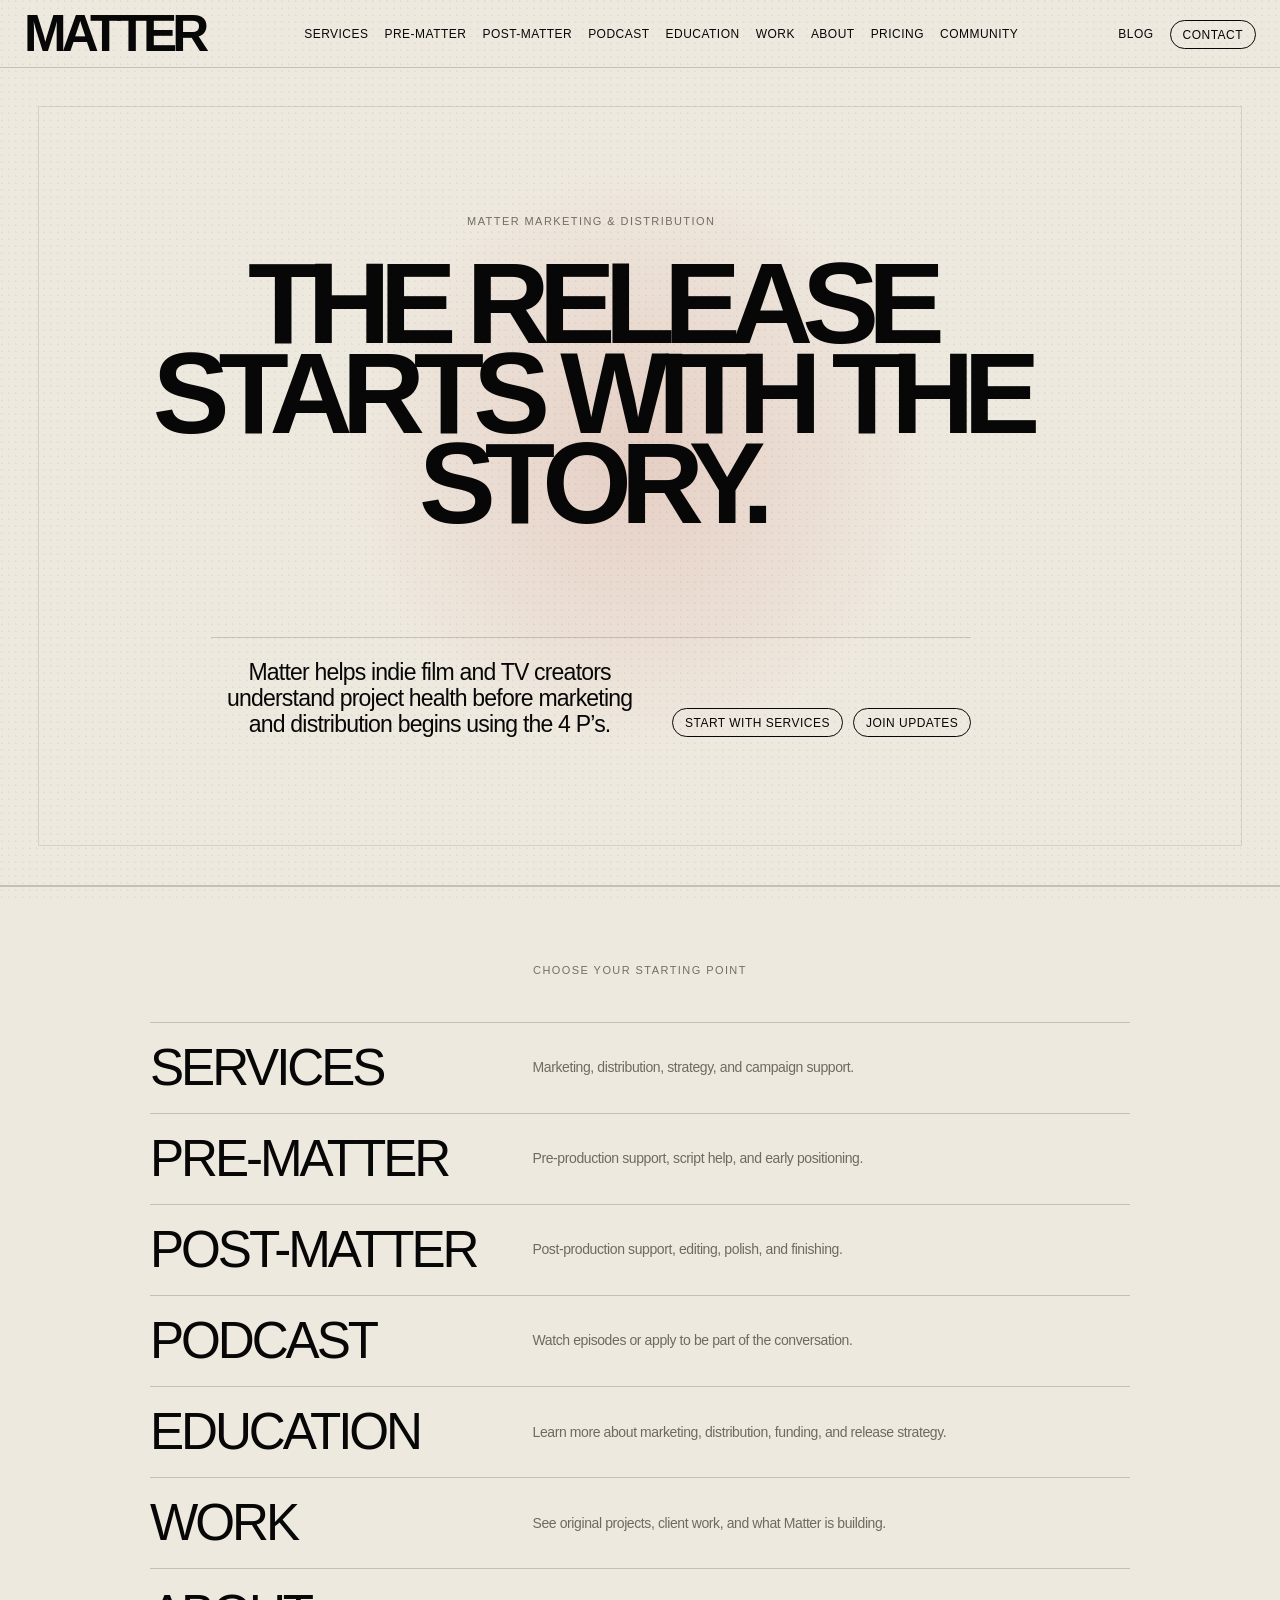
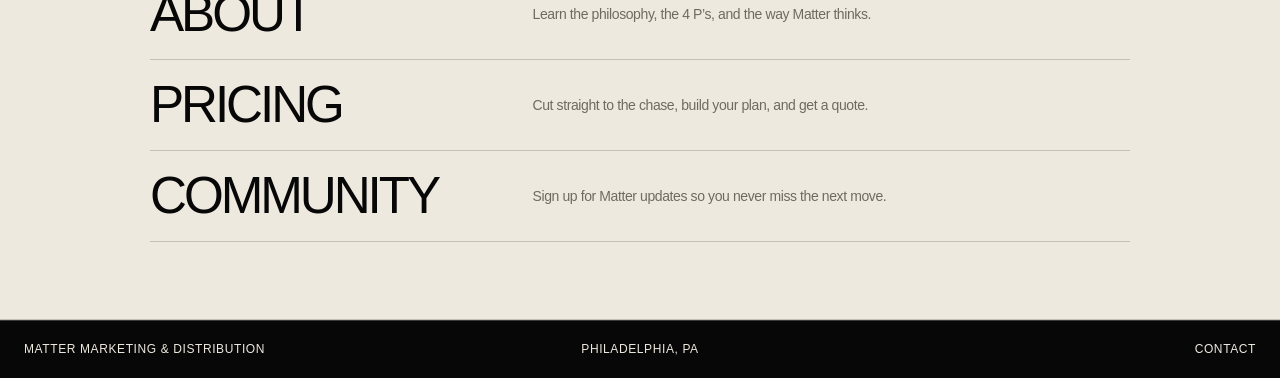
<file: index.html>
<!DOCTYPE html>
<html lang="en">
<head>
  <meta charset="UTF-8" />
  <meta name="viewport" content="width=device-width, initial-scale=1.0" />

  <title>Matter Marketing & Distribution | Indie Film Release Strategy</title>
  <meta name="description" content="Matter helps independent film and TV creators position, market, and prepare projects for release using the 4 P’s: People, Process, Product, and Participation." />

  <link rel="canonical" href="https://www.matterdistribution.com/" />
  <link rel="icon" href="/assets/images/favicon.ico">
<link rel="icon" type="image/png" sizes="32x32" href="/assets/images/favicon-32x32.png">
<link rel="icon" type="image/png" sizes="16x16" href="/assets/images/favicon-16x16.png">
<link rel="apple-touch-icon" href="/assets/images/apple-touch-icon.png">

  <meta property="og:site_name" content="Matter Marketing & Distribution" />
  <meta property="og:title" content="Matter Marketing & Distribution | Indie Film Release Strategy" />
  <meta property="og:description" content="Matter helps independent film and TV creators position, market, and prepare projects for release using the 4 P’s." />
  <meta property="og:url" content="https://www.matterdistribution.com/" />
  <meta property="og:type" content="website" />

  <meta name="twitter:card" content="summary" />
  <meta name="twitter:title" content="Matter Marketing & Distribution | Indie Film Release Strategy" />
  <meta name="twitter:description" content="Matter helps independent film and TV creators position, market, and prepare projects for release using the 4 P’s." />

  <link rel="stylesheet" href="./assets/css/style.css" />

  <style>
  .home-paths {
    padding: clamp(44px, 6vw, 84px) clamp(22px, 5vw, 72px);
    text-align: center;
    border-top: 1px solid rgba(7,7,7,.18);
    border-bottom: 1px solid rgba(7,7,7,.18);
  }

  .path-list {
    max-width: 980px;
    margin: clamp(26px, 4vw, 46px) auto 0;
    display: grid;
    gap: 0;
    border-top: 1px solid rgba(7,7,7,.18);
  }

  .path-list a {
    display: grid;
    grid-template-columns: .6fr 1fr;
    gap: 24px;
    align-items: center;
    padding: 22px 0;
    border-bottom: 1px solid rgba(7,7,7,.18);
    text-align: left;
    transition: opacity .25s ease, transform .25s ease;
  }

  .path-list a:hover {
    opacity: .62;
    transform: translateX(6px);
  }

  .path-list span {
    font-size: clamp(28px, 4vw, 54px);
    line-height: .9;
    letter-spacing: -.06em;
    text-transform: uppercase;
  }

  .path-list small {
    color: #6f6a61;
    font-size: 14px;
    line-height: 1.35;
  }

  @media (max-width: 720px) {
    .path-list a {
      grid-template-columns: 1fr;
      gap: 8px;
      text-align: center;
    }
  }
</style>


</head>
<body>
  <div class="grain"></div>

  <header>
    <a href="./index.html" class="brand">Matter</a>
    <nav aria-label="Main navigation">
      <a href="./services/index.html">Services</a>
      <a href="./pre-matter/index.html">Pre-Matter</a>
      <a href="./post-matter/index.html">Post-Matter</a>
      <a href="./podcast/index.html">Podcast</a>
      <a href="./education/index.html">Education</a>
      <a href="./work/index.html">Work</a>
      <a href="./about/index.html">About</a>
      <a href="./pricing/index.html">Pricing</a>
      <a href="./community/index.html">Community</a>
    </nav>
    <div class="header-right">
      <a href="./blog/index.html">Blog</a>
      <a class="button" href="./contact/index.html">Contact</a>
    </div>
  </header>

 <main id="top">
  <section class="hero hero-solo">
    <div class="hero-title" style="text-align:center; margin:0 auto; align-items:center;">
      <div>
        <p class="eyebrow">Matter Marketing & Distribution</p>
        <h1>The release starts with the story.</h1>
      </div>

      <div class="hero-copy" style="margin:0 auto; text-align:center;">
        <p>Matter helps indie film and TV creators understand project health before marketing and distribution begins using the 4 P’s.</p>
        <div class="hero-buttons" style="justify-content:center;">
          <a class="button" href="./services/index.html">Start with Services</a>
          <a class="button" href="./community/index.html">Join Updates</a>
        </div>
      </div>
    </div>
  </section>

  <section class="home-paths">
    <p class="eyebrow">Choose your starting point</p>

    <div class="path-list">
      <a href="./services/index.html">
        <span>Services</span>
        <small>Marketing, distribution, strategy, and campaign support.</small>
      </a>

      <a href="./pre-matter/index.html">
        <span>Pre-Matter</span>
        <small>Pre-production support, script help, and early positioning.</small>
      </a>

      <a href="./post-matter/index.html">
        <span>Post-Matter</span>
        <small>Post-production support, editing, polish, and finishing.</small>
      </a>

      <a href="./podcast/index.html">
        <span>Podcast</span>
        <small>Watch episodes or apply to be part of the conversation.</small>
      </a>

      <a href="./education/index.html">
        <span>Education</span>
        <small>Learn more about marketing, distribution, funding, and release strategy.</small>
      </a>

      <a href="./work/index.html">
        <span>Work</span>
        <small>See original projects, client work, and what Matter is building.</small>
      </a>

      <a href="./about/index.html">
        <span>About</span>
        <small>Learn the philosophy, the 4 P’s, and the way Matter thinks.</small>
      </a>

      <a href="./pricing/index.html">
        <span>Pricing</span>
        <small>Cut straight to the chase, build your plan, and get a quote.</small>
      </a>

      <a href="./community/index.html">
        <span>Community</span>
        <small>Sign up for Matter updates so you never miss the next move.</small>
      </a>
    </div>
  </section>
</main>

  <footer>
    <div>Matter Marketing & Distribution</div>
    <div>Philadelphia, PA</div>
    <div><a href="./contact/index.html">Contact</a></div>
  </footer>

</body>
</html>
</file>
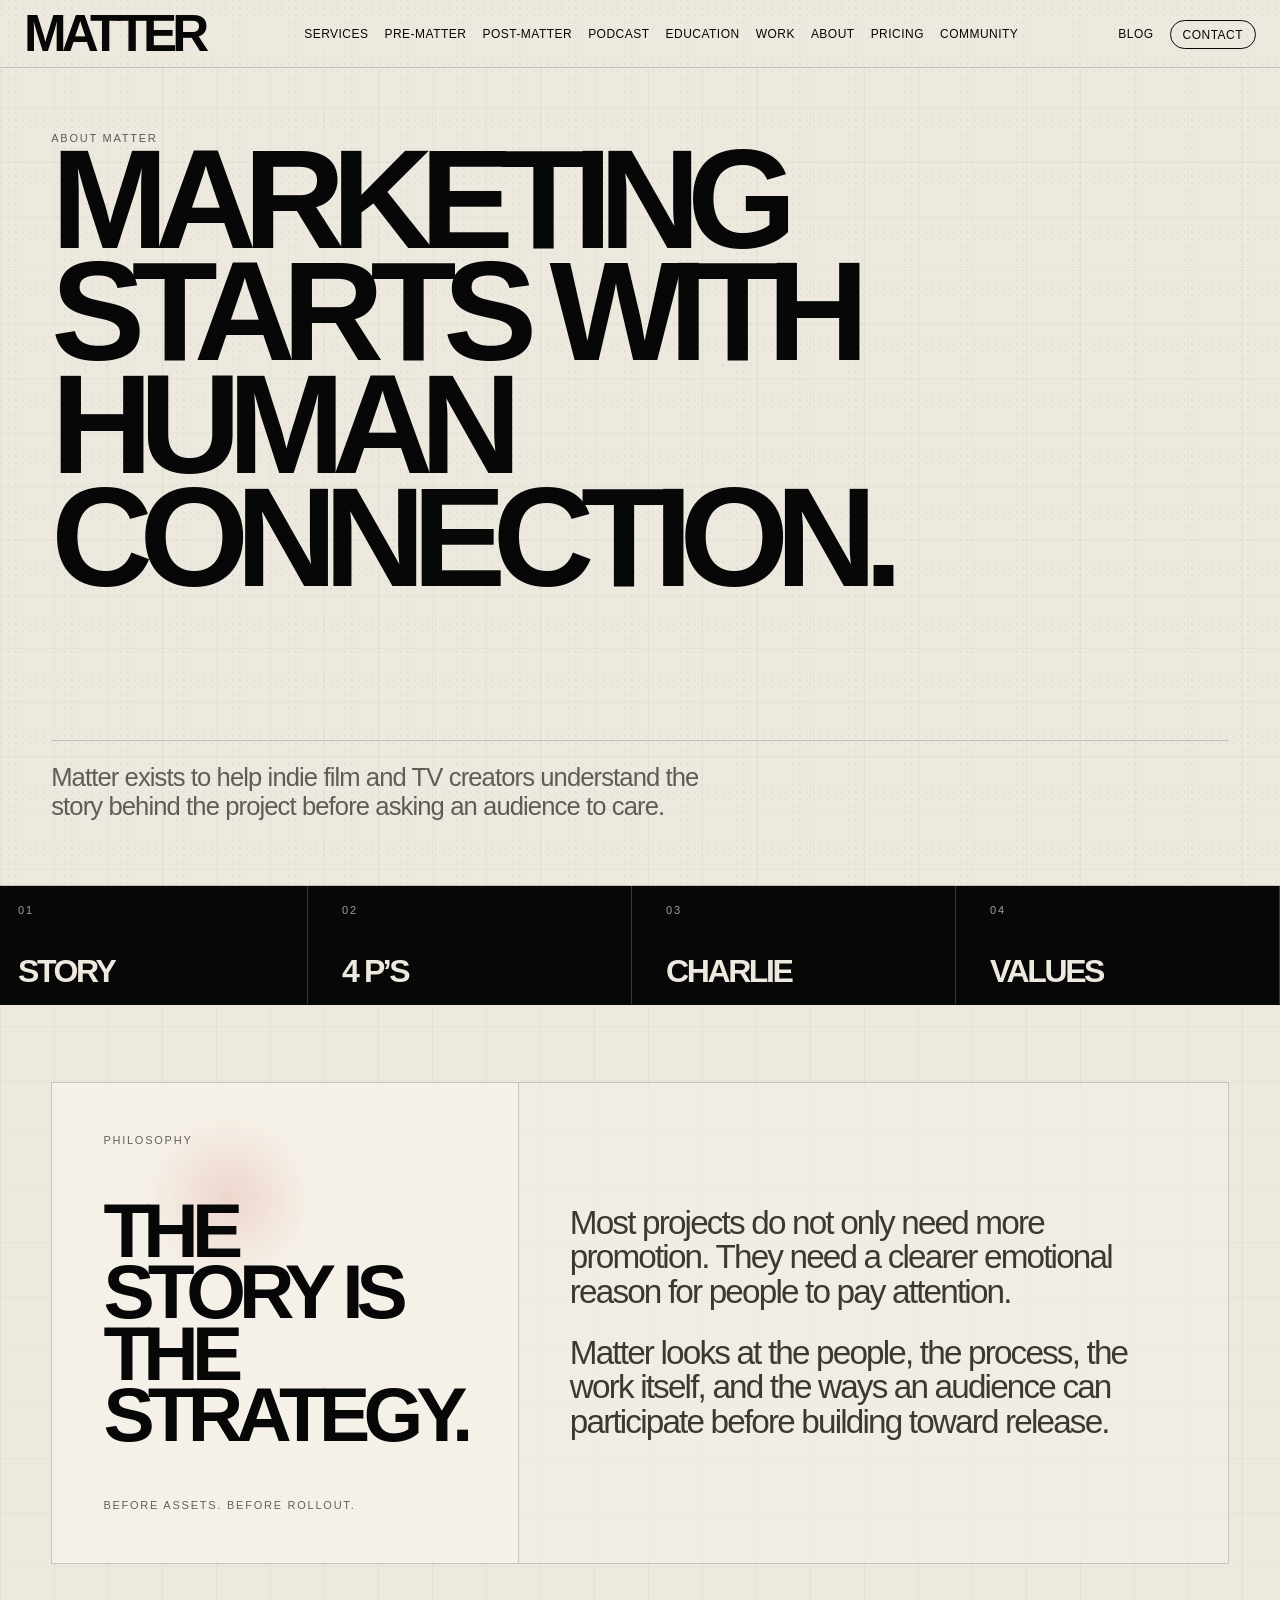
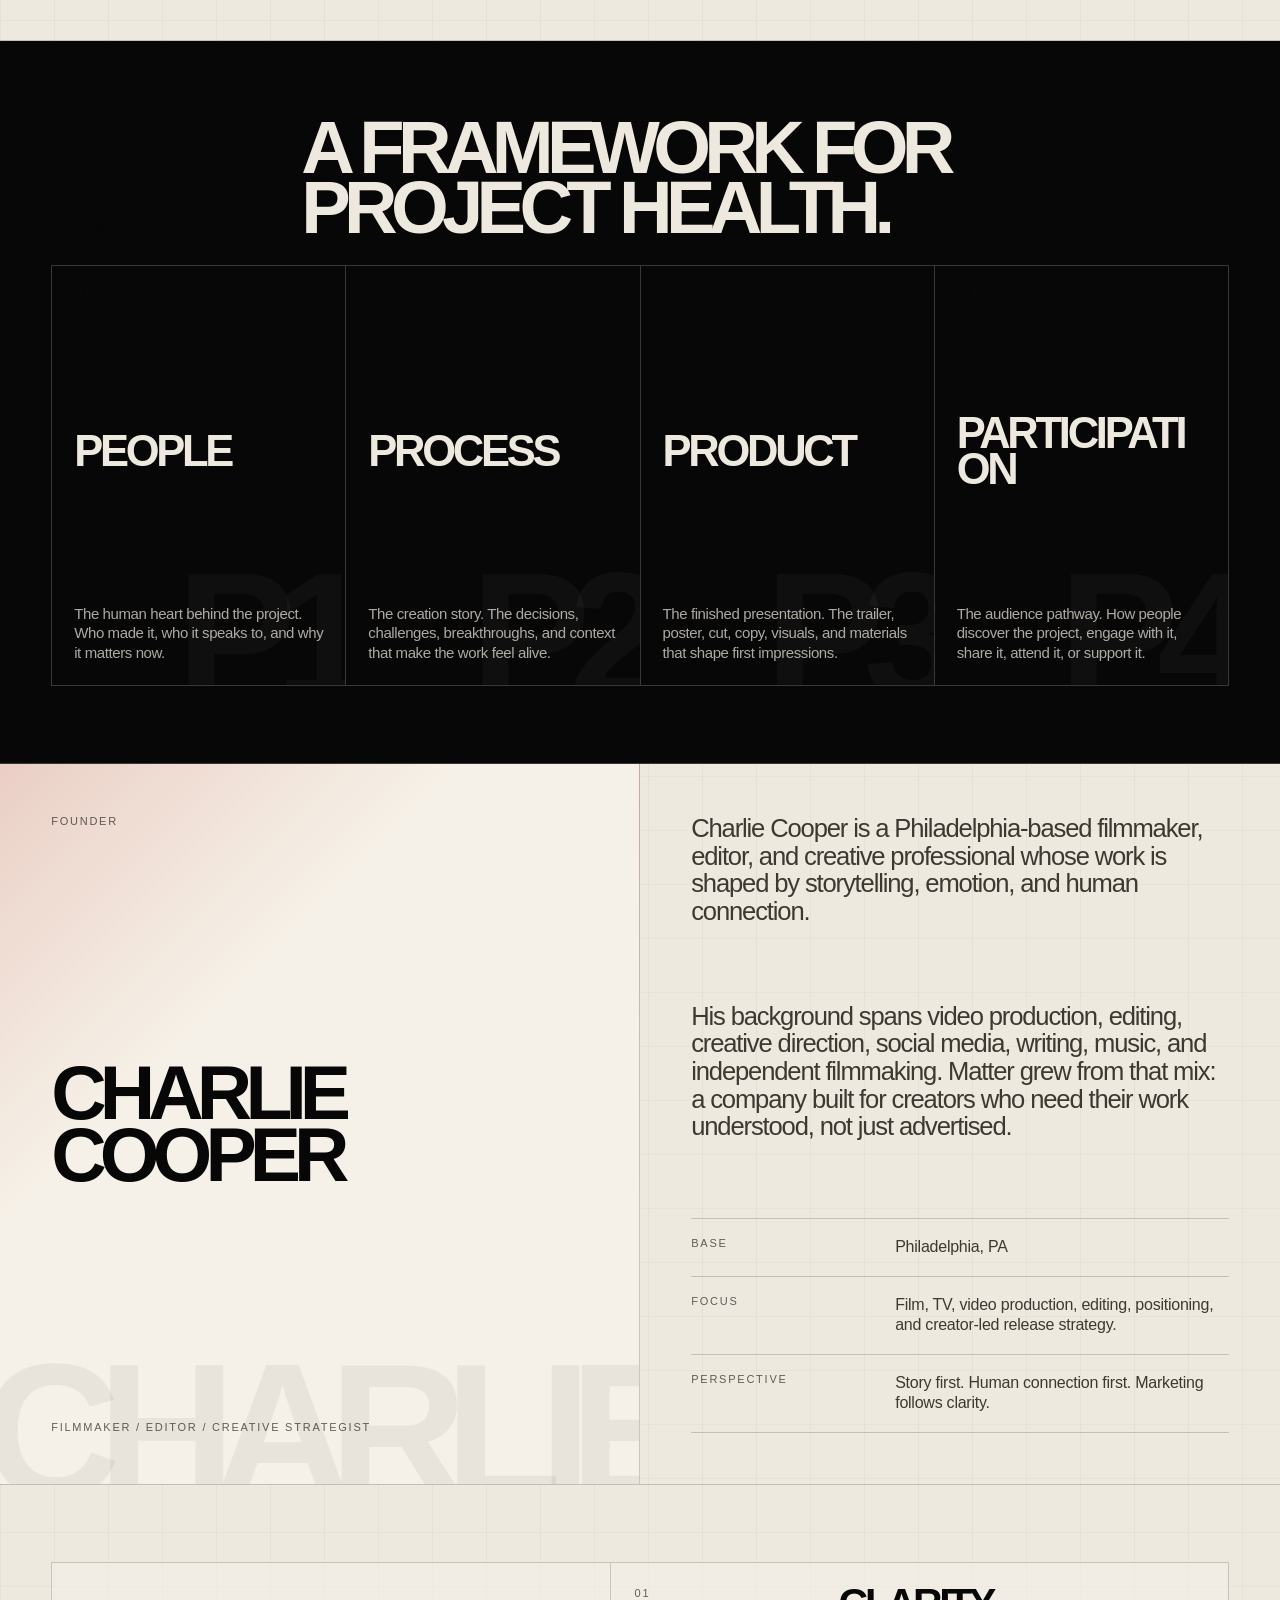
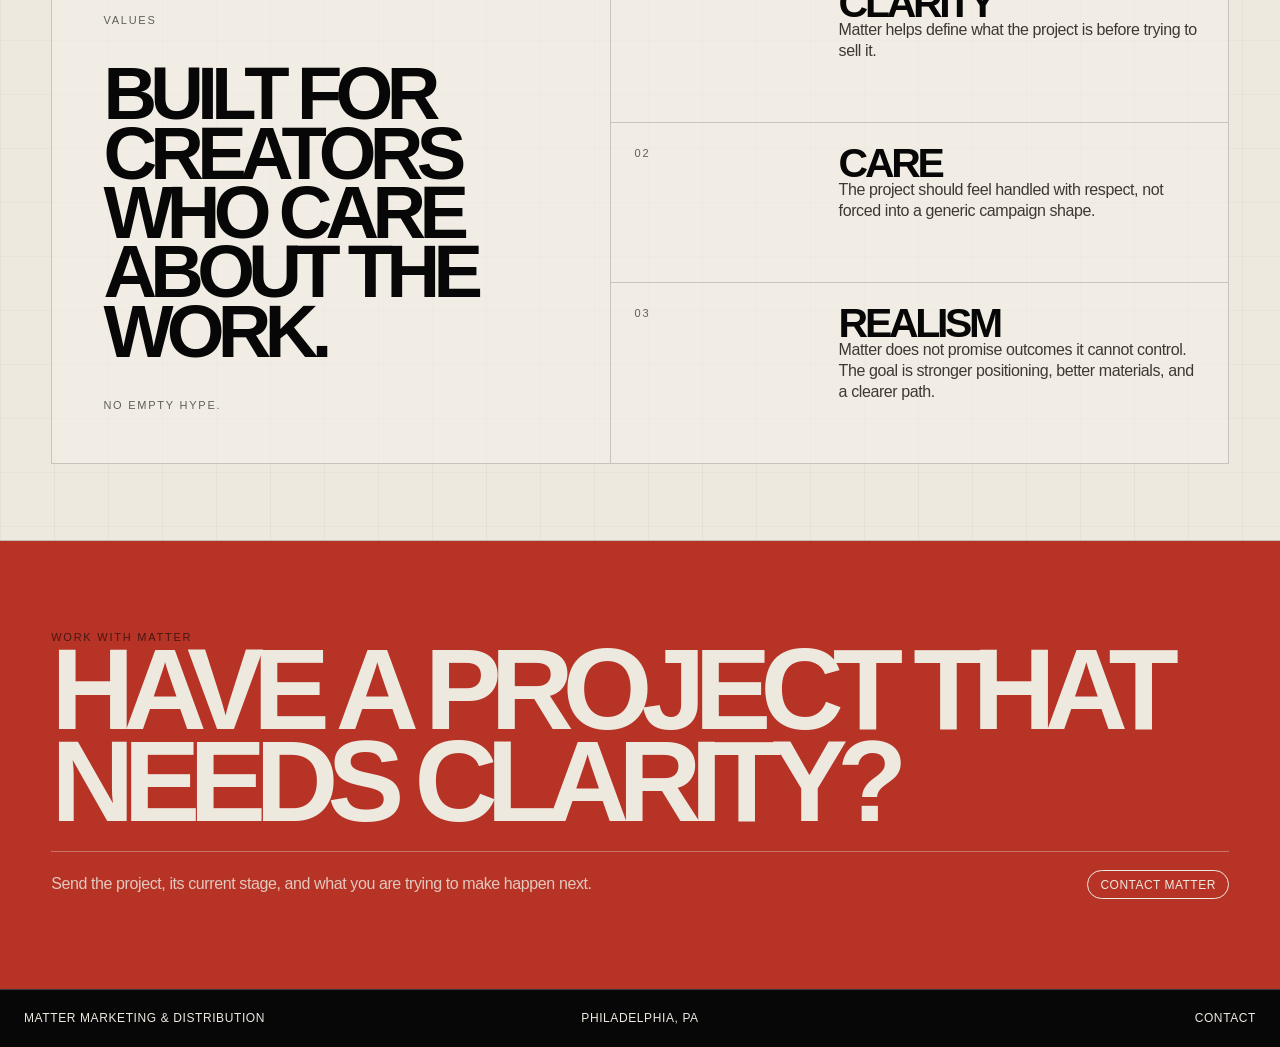
<file: about/index.html>
<!DOCTYPE html>
<html lang="en">
<head>
  <meta charset="UTF-8" />
  <meta name="viewport" content="width=device-width, initial-scale=1.0" />

  <title>About | Matter’s 4 P’s Framework & Founder Charlie Cooper</title>
  <meta name="description" content="Learn about Matter Marketing & Distribution, the 4 P’s framework, and founder Charlie Cooper’s story-first approach to indie film and TV marketing, positioning, and release strategy." />

  <link rel="canonical" href="https://www.matterdistribution.com/about/" />

  <meta property="og:site_name" content="Matter Marketing & Distribution" />
  <meta property="og:title" content="About | Matter’s 4 P’s Framework & Founder Charlie Cooper" />
  <meta property="og:description" content="Learn about Matter’s story-first approach to indie film and TV marketing, positioning, and release strategy through the 4 P’s: People, Process, Product, and Participation." />
  <meta property="og:url" content="https://www.matterdistribution.com/about/" />
  <meta property="og:type" content="website" />

  <meta name="twitter:card" content="summary" />
  <meta name="twitter:title" content="About | Matter’s 4 P’s Framework & Founder Charlie Cooper" />
  <meta name="twitter:description" content="Matter helps indie film and TV creators clarify the story behind the project before asking an audience to care." />

  <link rel="stylesheet" href="../assets/css/style.css" />
  <style>
    :root {
      --about-black: #070707;
      --about-cream: #eee9df;
      --about-paper: #f6f1e8;
      --about-red: #b63326;
      --about-muted: rgba(7,7,7,.62);
      --about-line: rgba(7,7,7,.18);
      --about-light-line: rgba(238,233,223,.22);
    }

    body {
      background:
        linear-gradient(90deg, rgba(7,7,7,.035) 0 1px, transparent 1px),
        linear-gradient(180deg, rgba(7,7,7,.028) 0 1px, transparent 1px),
        var(--about-cream);
      background-size: 54px 54px;
      color: var(--about-black);
    }

    .about-kicker {
      margin: 0;
      color: var(--about-muted);
      font-size: 11px;
      letter-spacing: .16em;
      text-transform: uppercase;
    }

    .about-hero {
      min-height: calc(100vh - 82px);
      display: grid;
      grid-template-columns: .95fr 1.05fr;
      border-bottom: 1px solid var(--about-line);
    }

    .about-hero-left {
      padding: clamp(38px, 5vw, 82px) clamp(24px, 4vw, 64px);
      display: flex;
      flex-direction: column;
      justify-content: space-between;
      gap: 54px;
      border-right: 1px solid var(--about-line);
    }

    .about-hero-left h1 {
      margin: 0;
      max-width: 980px;
      font-size: clamp(60px, 8vw, 150px);
      line-height: .8;
      letter-spacing: -.095em;
      text-transform: uppercase;
    }

    .about-hero-bottom {
      padding-top: 22px;
      border-top: 1px solid var(--about-line);
      display: grid;
      gap: 18px;
    }

    .about-hero-bottom p {
      max-width: 650px;
      margin: 0;
      color: var(--about-muted);
      font-size: clamp(18px, 2vw, 28px);
      line-height: 1.14;
      letter-spacing: -.035em;
    }

    .about-hero-right {
      display: grid;
      grid-template-rows: 1fr auto;
      background: var(--about-black);
      color: var(--about-cream);
    }

    .philosophy-board {
      position: relative;
      min-height: 100%;
      padding: clamp(28px, 4vw, 54px);
      display: flex;
      flex-direction: column;
      justify-content: space-between;
      overflow: hidden;
      background:
        radial-gradient(circle at 74% 22%, rgba(238,233,223,.18), transparent 18%),
        linear-gradient(135deg, rgba(182,51,38,.55), rgba(7,7,7,.3) 36%, rgba(5,5,5,.98)),
        #0b0b0b;
    }

    .philosophy-board::before {
      content: "";
      position: absolute;
      inset: 24px;
      border: 1px solid rgba(238,233,223,.22);
      pointer-events: none;
    }

    .philosophy-board::after {
      content: "4P";
      position: absolute;
      right: -4vw;
      bottom: -6vw;
      font-size: clamp(180px, 26vw, 520px);
      line-height: .75;
      font-weight: 900;
      letter-spacing: -.14em;
      color: rgba(238,233,223,.055);
      pointer-events: none;
    }

    .philosophy-board h2 {
      position: relative;
      z-index: 2;
      margin: 0;
      max-width: 760px;
      font-size: clamp(48px, 6vw, 118px);
      line-height: .8;
      letter-spacing: -.09em;
      text-transform: uppercase;
    }

    .board-meta {
      position: relative;
      z-index: 2;
      display: flex;
      justify-content: space-between;
      gap: 18px;
      color: rgba(238,233,223,.66);
      font-size: 11px;
      letter-spacing: .16em;
      text-transform: uppercase;
    }

    .about-nav-strip {
      display: grid;
      grid-template-columns: repeat(4, 1fr);
      border-top: 1px solid var(--about-light-line);
    }

    .about-nav-item {
      min-height: 118px;
      padding: 18px;
      border-right: 1px solid var(--about-light-line);
      display: flex;
      flex-direction: column;
      justify-content: space-between;
      transition: background .22s ease;
    }

    .about-nav-item:last-child {
      border-right: 0;
    }

    .about-nav-item:hover {
      background: #171717;
    }

    .about-nav-item strong {
      font-size: clamp(22px, 2.5vw, 42px);
      line-height: .86;
      letter-spacing: -.075em;
      text-transform: uppercase;
    }

    .about-section {
      padding: clamp(42px, 6vw, 92px) clamp(24px, 4vw, 58px);
      border-bottom: 1px solid var(--about-line);
    }

    .story-panel {
      display: grid;
      grid-template-columns: .7fr 1.3fr;
      border: 1px solid var(--about-line);
      background: rgba(246,241,232,.58);
    }

    .story-title {
      min-height: 480px;
      padding: clamp(24px, 4vw, 52px);
      border-right: 1px solid var(--about-line);
      display: flex;
      flex-direction: column;
      justify-content: space-between;
      background:
        radial-gradient(circle at 38% 24%, rgba(182,51,38,.14), transparent 18%),
        var(--about-paper);
    }

    .story-title h2 {
      margin: 0;
      font-size: clamp(46px, 6vw, 118px);
      line-height: .8;
      letter-spacing: -.09em;
      text-transform: uppercase;
    }

    .story-copy {
      min-height: 480px;
      padding: clamp(24px, 4vw, 52px);
      display: grid;
      align-content: center;
      gap: 26px;
    }

    .story-copy p {
      max-width: 900px;
      margin: 0;
      color: #3d3831;
      font-size: clamp(22px, 2.6vw, 42px);
      line-height: 1.04;
      letter-spacing: -.055em;
    }

    .framework-section {
      background: var(--about-black);
      color: var(--about-cream);
      border-bottom-color: var(--about-light-line);
    }

    .framework-head {
      display: grid;
      grid-template-columns: 220px 1fr;
      gap: 30px;
      align-items: end;
      margin-bottom: 28px;
    }

    .framework-head h2 {
      margin: 0;
      max-width: 1080px;
      font-size: clamp(42px, 5.8vw, 116px);
      line-height: .8;
      letter-spacing: -.09em;
      text-transform: uppercase;
    }

    .fourp-grid {
      display: grid;
      grid-template-columns: repeat(4, 1fr);
      border-top: 1px solid var(--about-light-line);
      border-left: 1px solid var(--about-light-line);
    }

    .p-card {
      min-height: 420px;
      padding: 22px;
      border-right: 1px solid var(--about-light-line);
      border-bottom: 1px solid var(--about-light-line);
      display: flex;
      flex-direction: column;
      justify-content: space-between;
      position: relative;
      overflow: hidden;
      isolation: isolate;
      transition: transform .22s ease, background .22s ease;
    }

    .p-card::before {
      content: "";
      position: absolute;
      inset: 18px;
      border: 1px solid rgba(238,233,223,.16);
      opacity: 0;
      transform: scale(.96);
      transition: opacity .22s ease, transform .22s ease;
      pointer-events: none;
    }

    .p-card::after {
      position: absolute;
      right: -8px;
      bottom: -18px;
      font-size: 180px;
      line-height: .75;
      font-weight: 900;
      letter-spacing: -.12em;
      color: rgba(238,233,223,.04);
      z-index: -1;
    }

    .p-card:nth-child(1)::after { content: "P1"; }
    .p-card:nth-child(2)::after { content: "P2"; }
    .p-card:nth-child(3)::after { content: "P3"; }
    .p-card:nth-child(4)::after { content: "P4"; }

    .p-card:hover {
      transform: translateY(-4px);
      background:
        radial-gradient(circle at 50% 24%, rgba(182,51,38,.22), transparent 22%),
        #111;
    }

    .p-card:hover::before {
      opacity: 1;
      transform: scale(1);
    }

    .p-card h3 {
      margin: 0;
      max-width: 100%;
      font-size: clamp(34px, 3.4vw, 64px);
      line-height: .82;
      letter-spacing: -.075em;
      text-transform: uppercase;
      overflow-wrap: anywhere;
      word-break: break-word;
    }

    .p-card p {
      margin: 0;
      color: rgba(238,233,223,.72);
      font-size: 15px;
      line-height: 1.32;
    }

    .charlie-section {
      padding: 0;
      border-bottom: 1px solid var(--about-line);
    }

    .charlie-grid {
      display: grid;
      grid-template-columns: 1fr 1fr;
      min-height: 720px;
    }

    .charlie-portrait {
      padding: clamp(24px, 4vw, 52px);
      border-right: 1px solid var(--about-line);
      display: flex;
      flex-direction: column;
      justify-content: space-between;
      background:
        linear-gradient(135deg, rgba(182,51,38,.18), transparent 34%),
        var(--about-paper);
      position: relative;
      overflow: hidden;
    }

    .charlie-portrait::after {
      content: "CHARLIE";
      position: absolute;
      left: -18px;
      bottom: -18px;
      font-size: clamp(100px, 15vw, 260px);
      line-height: .74;
      font-weight: 900;
      letter-spacing: -.12em;
      color: rgba(7,7,7,.055);
      pointer-events: none;
    }

    .charlie-portrait h2 {
      position: relative;
      z-index: 2;
      margin: 0;
      max-width: 780px;
      font-size: clamp(48px, 6vw, 120px);
      line-height: .8;
      letter-spacing: -.09em;
      text-transform: uppercase;
    }

    .charlie-copy {
      padding: clamp(24px, 4vw, 52px);
      display: flex;
      flex-direction: column;
      justify-content: space-between;
      gap: 38px;
    }

    .charlie-copy p {
      max-width: 780px;
      margin: 0;
      color: #3d3831;
      font-size: clamp(20px, 2vw, 32px);
      line-height: 1.08;
      letter-spacing: -.045em;
    }

    .bio-facts {
      display: grid;
      border-top: 1px solid var(--about-line);
    }

    .bio-row {
      display: grid;
      grid-template-columns: 180px 1fr;
      gap: 24px;
      padding: 18px 0;
      border-bottom: 1px solid var(--about-line);
    }

    .bio-row p {
      font-size: 16px;
      line-height: 1.28;
      letter-spacing: -.015em;
    }

    .values-panel {
      display: grid;
      grid-template-columns: .95fr 1.05fr;
      border: 1px solid var(--about-line);
      background: rgba(246,241,232,.6);
    }

    .values-left {
      min-height: 500px;
      padding: clamp(24px, 4vw, 52px);
      border-right: 1px solid var(--about-line);
      display: flex;
      flex-direction: column;
      justify-content: space-between;
    }

    .values-left h2 {
      margin: 0;
      max-width: 820px;
      font-size: clamp(46px, 5.8vw, 112px);
      line-height: .8;
      letter-spacing: -.09em;
      text-transform: uppercase;
    }

    .values-right {
      display: grid;
      grid-template-columns: 1fr;
    }

    .value-row {
      padding: 24px;
      border-bottom: 1px solid var(--about-line);
      display: grid;
      grid-template-columns: 180px 1fr;
      gap: 24px;
      align-items: start;
    }

    .value-row:last-child {
      border-bottom: 0;
    }

    .value-row h3 {
      margin: 0;
      font-size: clamp(28px, 3.2vw, 62px);
      line-height: .82;
      letter-spacing: -.08em;
      text-transform: uppercase;
    }

    .value-row p {
      max-width: 620px;
      margin: 0;
      color: #3d3831;
      font-size: 16px;
      line-height: 1.3;
    }

    .about-cta {
      padding: clamp(44px, 7vw, 110px) clamp(24px, 4vw, 58px);
      background: var(--about-red);
      color: var(--about-cream);
    }

    .about-cta h2 {
      max-width: 1160px;
      margin: 0 0 24px;
      font-size: clamp(56px, 9vw, 160px);
      line-height: .8;
      letter-spacing: -.095em;
      text-transform: uppercase;
    }

    .about-cta-line {
      display: grid;
      grid-template-columns: 1fr auto;
      gap: 24px;
      align-items: center;
      padding-top: 18px;
      border-top: 1px solid rgba(238,233,223,.34);
    }

    .about-cta-line p {
      max-width: 620px;
      margin: 0;
      color: rgba(238,233,223,.82);
      line-height: 1.3;
    }

    .about-cta .button:hover {
      background: var(--about-cream);
      color: var(--about-black);
    }

    @media (max-width: 1050px) {
      .about-hero,
      .story-panel,
      .framework-head,
      .charlie-grid,
      .values-panel,
      .about-cta-line {
        grid-template-columns: 1fr;
      }

      .about-hero-left,
      .story-title,
      .charlie-portrait,
      .values-left {
        border-right: 0;
        border-bottom: 1px solid var(--about-line);
      }

      .fourp-grid {
        grid-template-columns: repeat(2, 1fr);
      }

      .about-nav-strip {
        grid-template-columns: repeat(2, 1fr);
      }
    }

    @media (max-width: 720px) {
      .about-hero-left,
      .about-section,
      .charlie-copy,
      .about-cta {
        padding-left: 18px;
        padding-right: 18px;
      }

      .fourp-grid,
      .about-nav-strip,
      .bio-row,
      .value-row {
        grid-template-columns: 1fr;
      }

      .p-card {
        min-height: 320px;
      }

      .story-title,
      .story-copy,
      .charlie-portrait,
      .values-left {
        min-height: 360px;
      }
    }

      .about-hero-solo {
      grid-template-columns: 1fr;
    }

    .about-hero-solo .about-hero-left {
      border-right: 0;
      border-bottom: 0;
    }

    .about-hero-solo .about-hero-left h1 {
      max-width: 1280px;
      font-size: clamp(70px, 11vw, 210px);
    }

    .about-page-nav {
      background: var(--about-black);
      color: var(--about-cream);
      border-top: 0;
      border-bottom: 1px solid var(--about-line);
    }

    .about-page-nav .about-nav-item {
      border-right: 1px solid var(--about-light-line);
    }

    .about-page-nav .board-meta {
      color: rgba(238,233,223,.66);
    }

    .about-page-nav .about-nav-item:hover {
      background: #171717;
    }

  </style>
</head>

<body>
  <div class="grain"></div>

  <header>
    <a href="../index.html" class="brand">Matter</a>
    <nav aria-label="Main navigation">
      <a href="../services/index.html">Services</a>
      <a href="../pre-matter/index.html">Pre-Matter</a>
      <a href="../post-matter/index.html">Post-Matter</a>
      <a href="../podcast/index.html">Podcast</a>
      <a href="../education/index.html">Education</a>
      <a href="../work/index.html">Work</a>
      <a href="../about/index.html">About</a>
      <a href="../pricing/index.html">Pricing</a>
      <a href="../community/index.html">Community</a>
    </nav>
    <div class="header-right">
      <a href="../blog/index.html">Blog</a>
      <a class="button" href="../contact/index.html">Contact</a>
    </div>
  </header>

  <main>
       <section class="about-hero about-hero-solo">
      <div class="about-hero-left">
        <div>
          <p class="about-kicker">About Matter</p>
          <h1>Marketing starts with human connection.</h1>
        </div>

        <div class="about-hero-bottom">
          <p>Matter exists to help indie film and TV creators understand the story behind the project before asking an audience to care.</p>
        </div>
      </div>
    </section>

    <nav class="about-nav-strip about-page-nav" aria-label="About page sections">
      <a class="about-nav-item" href="#story">
        <span class="board-meta">01</span>
        <strong>Story</strong>
      </a>
      <a class="about-nav-item" href="#framework">
        <span class="board-meta">02</span>
        <strong>4 P’s</strong>
      </a>
      <a class="about-nav-item" href="#founder">
        <span class="board-meta">03</span>
        <strong>Charlie</strong>
      </a>
      <a class="about-nav-item" href="#values">
        <span class="board-meta">04</span>
        <strong>Values</strong>
      </a>
    </nav>

    <section class="about-section" id="story">
      <div class="story-panel">
        <div class="story-title">
          <p class="about-kicker">Philosophy</p>
          <h2>The story is the strategy.</h2>
          <p class="about-kicker">Before assets. Before rollout.</p>
        </div>

        <div class="story-copy">
          <p>Most projects do not only need more promotion. They need a clearer emotional reason for people to pay attention.</p>
          <p>Matter looks at the people, the process, the work itself, and the ways an audience can participate before building toward release.</p>
        </div>
      </div>
    </section>

    <section class="about-section framework-section" id="framework">
      <div class="framework-head">
        <p class="about-kicker">The 4 P’s</p>
        <h2>A framework for project health.</h2>
      </div>

      <div class="fourp-grid">
        <article class="p-card">
          <span class="about-kicker">01</span>
          <h3>People</h3>
          <p>The human heart behind the project. Who made it, who it speaks to, and why it matters now.</p>
        </article>

        <article class="p-card">
          <span class="about-kicker">02</span>
          <h3>Process</h3>
          <p>The creation story. The decisions, challenges, breakthroughs, and context that make the work feel alive.</p>
        </article>

        <article class="p-card">
          <span class="about-kicker">03</span>
          <h3>Product</h3>
          <p>The finished presentation. The trailer, poster, cut, copy, visuals, and materials that shape first impressions.</p>
        </article>

        <article class="p-card">
          <span class="about-kicker">04</span>
          <h3>Participation</h3>
          <p>The audience pathway. How people discover the project, engage with it, share it, attend it, or support it.</p>
        </article>
      </div>
    </section>

    <section class="charlie-section" id="founder">
      <div class="charlie-grid">
        <div class="charlie-portrait">
          <p class="about-kicker">Founder</p>
          <h2>Charlie Cooper</h2>
          <p class="about-kicker">Filmmaker / Editor / Creative Strategist</p>
        </div>

        <div class="charlie-copy">
          <p>Charlie Cooper is a Philadelphia-based filmmaker, editor, and creative professional whose work is shaped by storytelling, emotion, and human connection.</p>
          <p>His background spans video production, editing, creative direction, social media, writing, music, and independent filmmaking. Matter grew from that mix: a company built for creators who need their work understood, not just advertised.</p>

          <div class="bio-facts">
            <div class="bio-row">
              <span class="about-kicker">Base</span>
              <p>Philadelphia, PA</p>
            </div>
            <div class="bio-row">
              <span class="about-kicker">Focus</span>
              <p>Film, TV, video production, editing, positioning, and creator-led release strategy.</p>
            </div>
            <div class="bio-row">
              <span class="about-kicker">Perspective</span>
              <p>Story first. Human connection first. Marketing follows clarity.</p>
            </div>
          </div>
        </div>
      </div>
    </section>

    <section class="about-section" id="values">
      <div class="values-panel">
        <div class="values-left">
          <p class="about-kicker">Values</p>
          <h2>Built for creators who care about the work.</h2>
          <p class="about-kicker">No empty hype.</p>
        </div>

        <div class="values-right">
          <div class="value-row">
            <span class="about-kicker">01</span>
            <div>
              <h3>Clarity</h3>
              <p>Matter helps define what the project is before trying to sell it.</p>
            </div>
          </div>

          <div class="value-row">
            <span class="about-kicker">02</span>
            <div>
              <h3>Care</h3>
              <p>The project should feel handled with respect, not forced into a generic campaign shape.</p>
            </div>
          </div>

          <div class="value-row">
            <span class="about-kicker">03</span>
            <div>
              <h3>Realism</h3>
              <p>Matter does not promise outcomes it cannot control. The goal is stronger positioning, better materials, and a clearer path.</p>
            </div>
          </div>
        </div>
      </div>
    </section>

    <section class="about-cta">
      <p class="about-kicker">Work with Matter</p>
      <h2>Have a project that needs clarity?</h2>
      <div class="about-cta-line">
        <p>Send the project, its current stage, and what you are trying to make happen next.</p>
        <a class="button" href="../contact/index.html">Contact Matter</a>
      </div>
    </section>
  </main>

  <footer>
    <div>Matter Marketing & Distribution</div>
    <div>Philadelphia, PA</div>
    <div><a href="../contact/index.html">Contact</a></div>
  </footer>
</body>
</html>
</file>
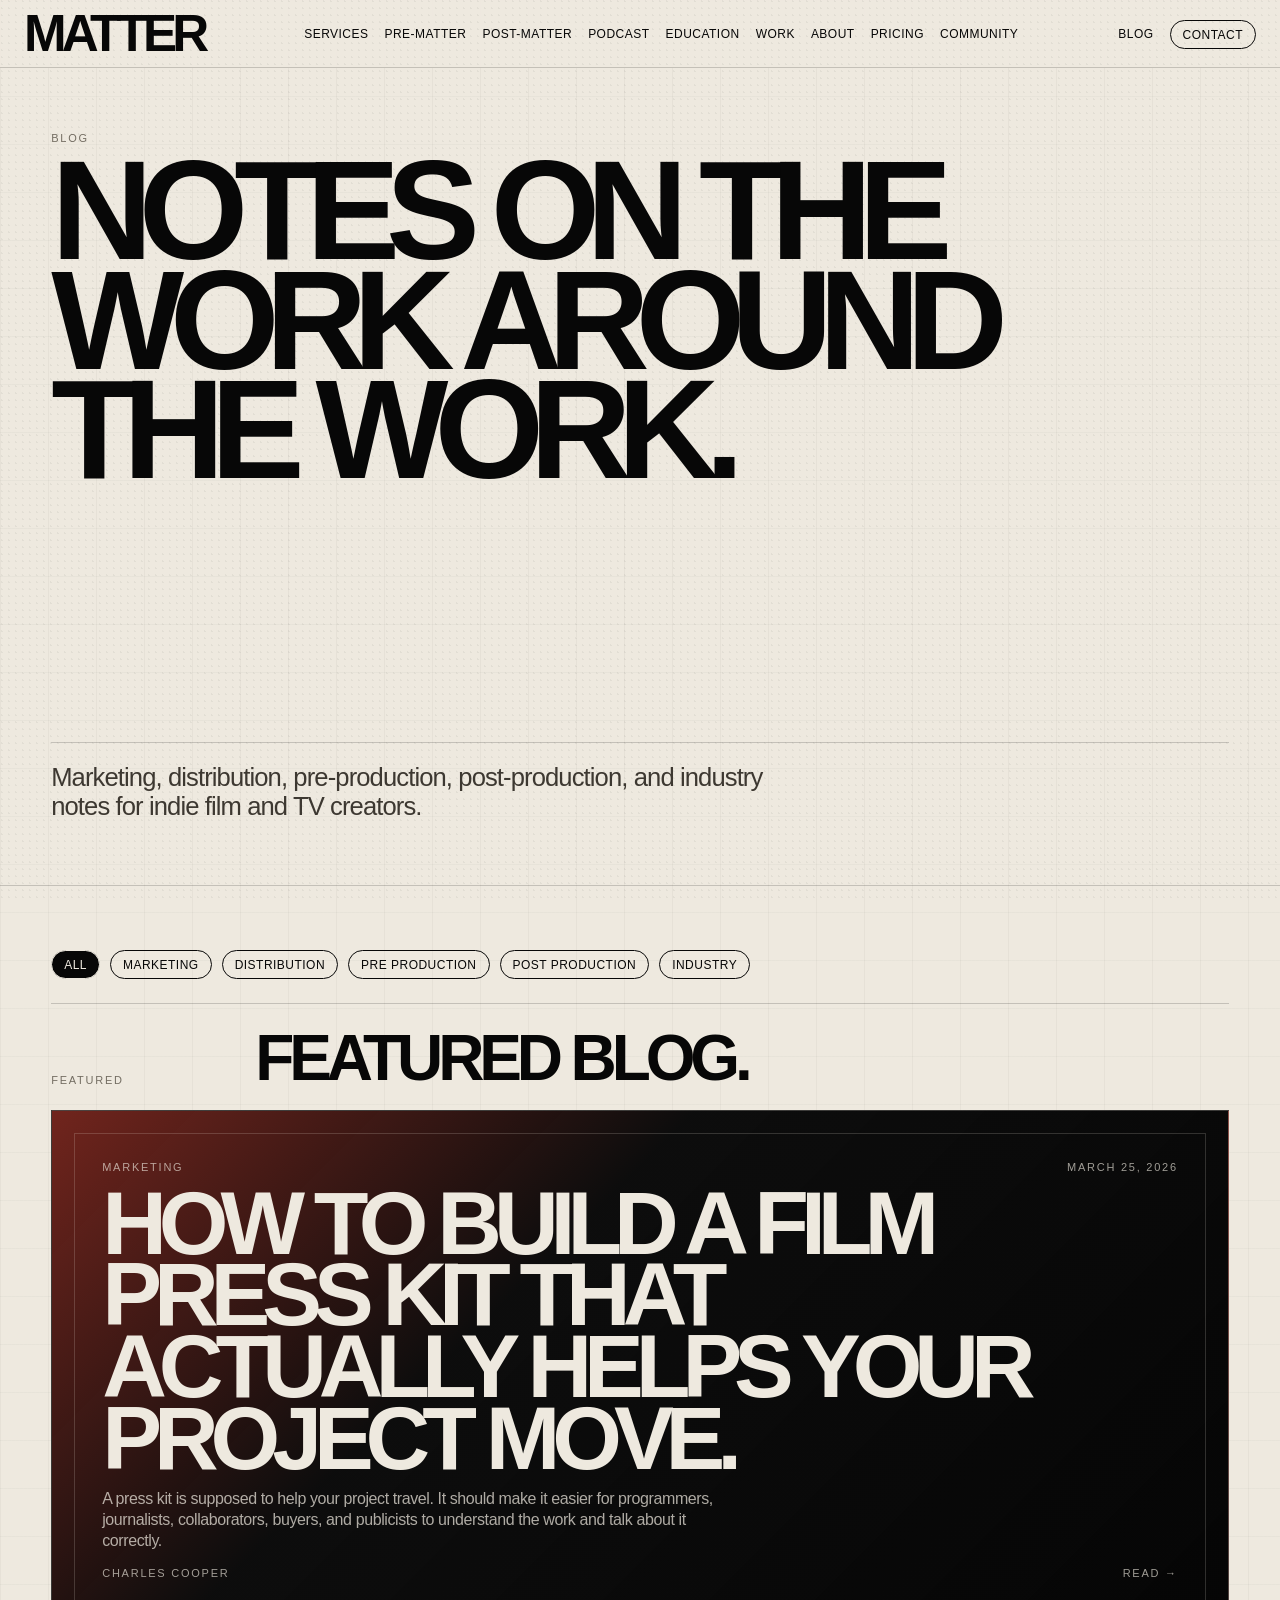
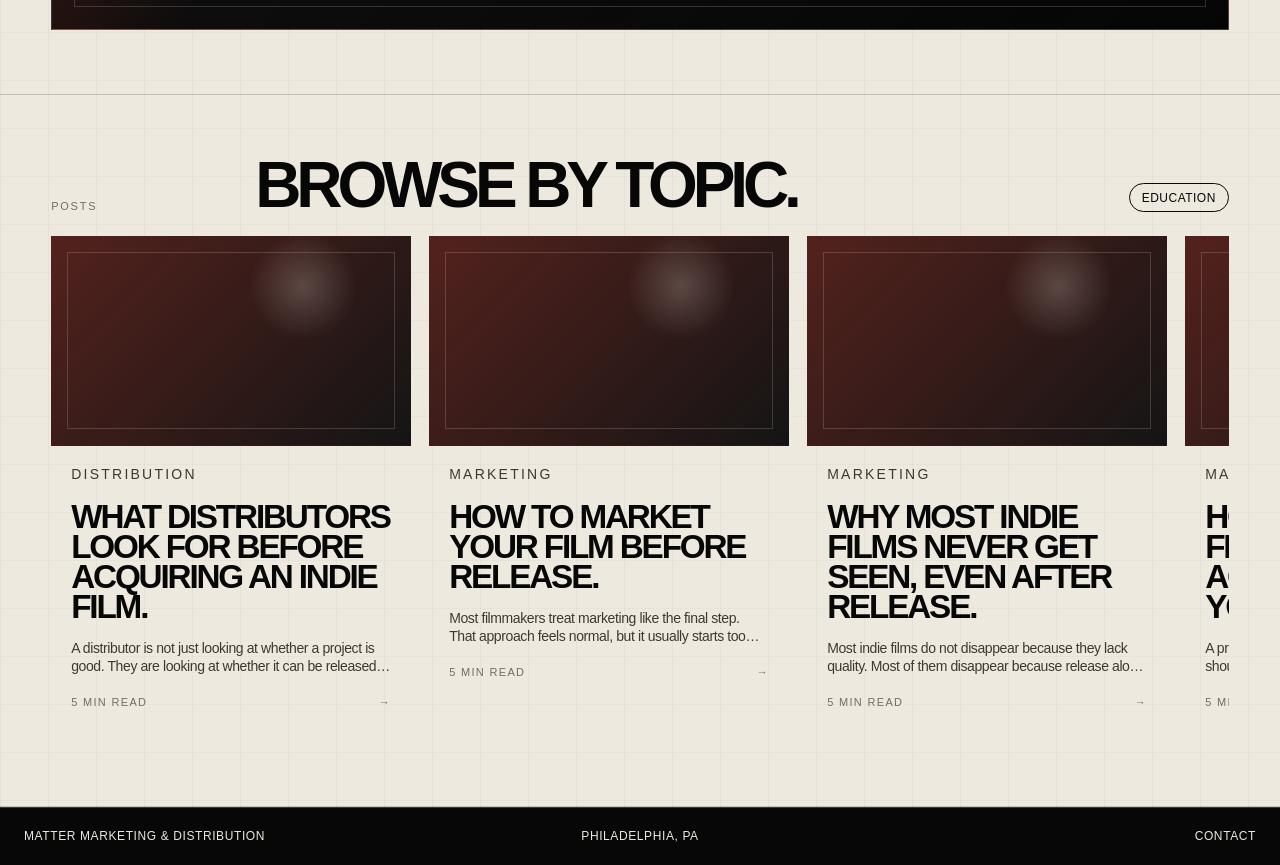
<file: blog/index.html>
<!DOCTYPE html>
<html lang="en">
<head>
  <meta charset="UTF-8" />
  <meta name="viewport" content="width=device-width, initial-scale=1.0" />

  <title>Blog | Film Marketing, Distribution & Release Strategy | Matter</title>
  <meta name="description" content="Read Matter blog posts on indie film marketing, film distribution, release strategy, project positioning, pre-production, post-production, and industry education for creators." />

  <link rel="canonical" href="https://www.matterdistribution.com/blog/" />
  <link rel="icon" href="/assets/images/favicon.ico">
<link rel="icon" type="image/png" sizes="32x32" href="/assets/images/favicon-32x32.png">
<link rel="icon" type="image/png" sizes="16x16" href="/assets/images/favicon-16x16.png">
<link rel="apple-touch-icon" href="/assets/images/apple-touch-icon.png">

  <meta property="og:site_name" content="Matter Marketing & Distribution" />
  <meta property="og:title" content="Blog | Film Marketing, Distribution & Release Strategy | Matter" />
  <meta property="og:description" content="Read Matter blog posts on indie film marketing, film distribution, release strategy, project positioning, pre-production, post-production, and creator education." />
  <meta property="og:url" content="https://www.matterdistribution.com/blog/" />
  <meta property="og:type" content="website" />

  <meta name="twitter:card" content="summary" />
  <meta name="twitter:title" content="Blog | Film Marketing, Distribution & Release Strategy | Matter" />
  <meta name="twitter:description" content="Indie film marketing, distribution, release strategy, project positioning, and creator education from Matter." />

  <link rel="stylesheet" href="../assets/css/style.css" />

  <style>
    :root {
      --black: #070707;
      --cream: #eee9df;
      --paper: #f6f1e8;
      --red: #b63326;
      --muted: #736d62;
      --line: rgba(7, 7, 7, .18);
      --line-light: rgba(246, 241, 232, .22);
    }

    body {
      background:
        linear-gradient(90deg, rgba(7,7,7,.035) 0 1px, transparent 1px),
        linear-gradient(180deg, rgba(7,7,7,.028) 0 1px, transparent 1px),
        var(--cream);
      background-size: 48px 48px;
      color: var(--black);
    }

    .blog-kicker {
      margin: 0;
      color: var(--muted);
      font-size: 11px;
      letter-spacing: .16em;
      text-transform: uppercase;
    }

    .blog-hero {
      min-height: calc(100vh - 82px);
      padding: clamp(34px, 5vw, 72px) clamp(24px, 4vw, 58px);
      border-bottom: 1px solid var(--line);
      display: grid;
      align-content: space-between;
      gap: 46px;
    }

    .hero-top {
      display: grid;
      gap: 12px;
    }

    .hero-top h1 {
      margin: 0;
      max-width: 1100px;
      font-size: clamp(72px, 11vw, 210px);
      line-height: .78;
      letter-spacing: -.1em;
      text-transform: uppercase;
    }

    .hero-bottom {
      display: grid;
      grid-template-columns: minmax(0, 720px) 1fr;
      gap: 24px;
      align-items: end;
      padding-top: 20px;
      border-top: 1px solid var(--line);
    }

    .hero-bottom p {
      margin: 0;
      max-width: 720px;
      color: #3d3831;
      font-size: clamp(18px, 2vw, 28px);
      line-height: 1.14;
      letter-spacing: -.035em;
    }

    .blog-section {
      padding: clamp(34px, 5vw, 72px) clamp(24px, 4vw, 58px);
      border-bottom: 1px solid var(--line);
    }

    .category-bar {
      display: flex;
      gap: 10px;
      flex-wrap: wrap;
      padding-bottom: 24px;
      border-bottom: 1px solid var(--line);
      margin-bottom: 28px;
    }

    .category-bar button {
      appearance: none;
      border: 1px solid currentColor;
      border-radius: 999px;
      background: transparent;
      color: var(--black);
      padding: 8px 12px 7px;
      font-size: 12px;
      line-height: 1;
      letter-spacing: .04em;
      text-transform: uppercase;
      cursor: pointer;
      transition: background .2s ease, color .2s ease;
    }

    .category-bar button:hover,
    .category-bar button.active {
      background: var(--black);
      color: var(--cream);
    }

    .section-head {
      display: grid;
      grid-template-columns: 180px 1fr auto;
      gap: 24px;
      align-items: end;
      margin-bottom: 24px;
    }

    .section-head h2 {
      margin: 0;
      max-width: 860px;
      font-size: clamp(38px, 5vw, 96px);
      line-height: .84;
      letter-spacing: -.08em;
      text-transform: uppercase;
    }

    .featured-card {
      position: relative;
      min-height: 520px;
      padding: clamp(26px, 4vw, 50px);
      border: 1px solid var(--line-light);
      background:
        linear-gradient(135deg, rgba(182,51,38,.58), rgba(7,7,7,.36) 38%, rgba(5,5,5,.98)),
        #101010;
      color: var(--cream);
      display: flex;
      flex-direction: column;
      justify-content: space-between;
      overflow: hidden;
      text-decoration: none;
    }

    .featured-card.has-image {
      background-size: cover;
      background-position: center;
    }

    .featured-card.has-image::before {
      content: "";
      position: absolute;
      inset: 0;
      background:
        linear-gradient(90deg, rgba(7,7,7,.84), rgba(7,7,7,.38) 56%, rgba(7,7,7,.82)),
        linear-gradient(135deg, rgba(182,51,38,.42), transparent 42%);
      z-index: 1;
    }

    .featured-card::after {
      content: "";
      position: absolute;
      inset: 22px;
      border: 1px solid rgba(238,233,223,.18);
      pointer-events: none;
      z-index: 2;
    }

    .featured-card > * {
      position: relative;
      z-index: 3;
    }

    .featured-card h3 {
      margin: 0;
      max-width: 980px;
      font-size: clamp(48px, 7vw, 138px);
      line-height: .8;
      letter-spacing: -.09em;
      text-transform: uppercase;
    }

    .featured-card p {
      max-width: 620px;
      margin: 0;
      color: rgba(238,233,223,.72);
      line-height: 1.3;
      font-size: 16px;
    }

    .feature-meta {
      display: flex;
      justify-content: space-between;
      gap: 18px;
      color: rgba(238,233,223,.66);
      font-size: 11px;
      letter-spacing: .16em;
      text-transform: uppercase;
    }

    .post-row {
      display: grid;
      grid-auto-flow: column;
      grid-auto-columns: minmax(360px, 31vw);
      gap: 18px;
      overflow-x: auto;
      scroll-snap-type: x mandatory;
      padding-bottom: 14px;
    }

    .post-row::-webkit-scrollbar {
      height: 10px;
    }

    .post-row::-webkit-scrollbar-thumb {
      background: rgba(7,7,7,.18);
      border-radius: 999px;
    }

       .post-card p {
      margin: 0;
      color: #3d3831;
      font-size: 14px;
      line-height: 1.28;
    }

    .post-body p:not(.blog-kicker) {
      display: -webkit-box;
      -webkit-line-clamp: 2;
      -webkit-box-orient: vertical;
      overflow: hidden;
    }

    .post-card:hover {
      background: var(--black);
      color: var(--cream);
      transform: translateY(-4px);
    }

    .post-card:hover .blog-kicker,
    .post-card:hover p {
      color: rgba(238,233,223,.68);
    }

    .post-thumb {
      min-height: 210px;
      border-bottom: 1px solid var(--line);
      background:
        radial-gradient(circle at 70% 24%, rgba(238,233,223,.22), transparent 18%),
        linear-gradient(135deg, rgba(182,51,38,.38), rgba(7,7,7,.16)),
        #171717;
      background-size: cover;
      background-position: center;
      position: relative;
      overflow: hidden;
    }

    .post-thumb::before {
      content: "";
      position: absolute;
      inset: 16px;
      border: 1px solid rgba(238,233,223,.18);
      pointer-events: none;
    }

    .post-card:hover .post-thumb {
      border-bottom-color: var(--line-light);
    }

    .post-body {
      padding: 20px;
      display: grid;
      gap: 18px;
    }

    .post-card h3 {
      margin: 0;
      font-size: clamp(28px, 2.6vw, 46px);
      line-height: .9;
      letter-spacing: -.065em;
      text-transform: uppercase;
      display: -webkit-box;
      -webkit-line-clamp: 4;
      -webkit-box-orient: vertical;
      overflow: hidden;
    }

    .post-card p {
      margin: 0;
      color: #3d3831;
      font-size: 14px;
      line-height: 1.28;
      display: -webkit-box;
      -webkit-line-clamp: 2;
      -webkit-box-orient: vertical;
      overflow: hidden;
    }

    .post-footer {
      padding: 0 20px 20px;
      display: flex;
      justify-content: space-between;
      gap: 12px;
      align-items: center;
      font-size: 11px;
      letter-spacing: .12em;
      text-transform: uppercase;
      color: var(--muted);
    }

    .post-card:hover .post-footer {
      color: rgba(238,233,223,.58);
    }

    .empty-state {
      padding: 28px;
      border: 1px solid var(--line);
      color: #3d3831;
      display: none;
    }

    @media (max-width: 1050px) {
      .hero-bottom,
      .section-head {
        grid-template-columns: 1fr;
      }

      .post-row {
        grid-auto-columns: minmax(340px, 54vw);
      }
    }

    @media (max-width: 720px) {
      .blog-hero,
      .blog-section {
        padding-left: 18px;
        padding-right: 18px;
      }

      .post-row {
        grid-auto-columns: 84vw;
      }

      .featured-card {
        min-height: 430px;
      }
    }
  </style>
</head>

<body>
  <div class="grain"></div>

  <header>
    <a href="../index.html" class="brand">Matter</a>
    <nav aria-label="Main navigation">
      <a href="../services/index.html">Services</a>
      <a href="../pre-matter/index.html">Pre-Matter</a>
      <a href="../post-matter/index.html">Post-Matter</a>
      <a href="../podcast/index.html">Podcast</a>
      <a href="../education/index.html">Education</a>
      <a href="../work/index.html">Work</a>
      <a href="../about/index.html">About</a>
      <a href="../pricing/index.html">Pricing</a>
      <a href="../community/index.html">Community</a>
    </nav>
    <div class="header-right">
      <a href="../blog/index.html">Blog</a>
      <a class="button" href="../contact/index.html">Contact</a>
    </div>
  </header>

  <main>
    <section class="blog-hero">
      <div class="hero-top">
        <p class="blog-kicker">Blog</p>
        <h1>Notes on the work around the work.</h1>
      </div>

      <div class="hero-bottom">
        <p>Marketing, distribution, pre-production, post-production, and industry notes for indie film and TV creators.</p>
      </div>
    </section>

    <section class="blog-section">
      <div class="category-bar" id="categoryBar" aria-label="Blog categories"></div>

      <div class="section-head">
        <p class="blog-kicker">Featured</p>
        <h2>Featured blog.</h2>
        <span></span>
      </div>

      <div id="featuredPost"></div>
    </section>

    <section class="blog-section">
      <div class="section-head">
        <p class="blog-kicker">Posts</p>
        <h2>Browse by topic.</h2>
        <a class="button" href="../education/index.html">Education</a>
      </div>

      <div class="post-row" id="postRow"></div>
      <div class="empty-state" id="emptyState">No posts in this category yet.</div>
    </section>
  </main>

  <footer>
    <div>Matter Marketing & Distribution</div>
    <div>Philadelphia, PA</div>
    <div><a href="../contact/index.html">Contact</a></div>
  </footer>

  <script src="./posts.js"></script>

  <script>
    const categories = ["all", "marketing", "distribution", "pre-production", "post-production", "industry"];

    const categoryBar = document.getElementById("categoryBar");
    const postRow = document.getElementById("postRow");
    const featuredPost = document.getElementById("featuredPost");
    const emptyState = document.getElementById("emptyState");

 function cleanCategory(category) {
  return category.replaceAll("-", " ");
}

    function getPostUrl(post) {
      return `./post.html?slug=${encodeURIComponent(post.slug)}`;
    }

    function renderCategories(activeCategory = "all") {
      categoryBar.innerHTML = "";

      categories.forEach((category) => {
        const button = document.createElement("button");
        button.type = "button";
        button.textContent = cleanCategory(category);
        button.className = category === activeCategory ? "active" : "";

        button.addEventListener("click", () => {
          renderCategories(category);
          renderPosts(category);
        });

        categoryBar.appendChild(button);
      });
    }

    function renderFeatured() {
      const post = blogPosts.find((item) => item.featured) || blogPosts[0];

      if (!post) {
        featuredPost.innerHTML = "";
        return;
      }

      const imageStyle = post.thumbnail ? `style="background-image:url('${post.thumbnail}')"` : "";
      const imageClass = post.thumbnail ? "featured-card has-image" : "featured-card";

      featuredPost.innerHTML = `
        <a class="${imageClass}" href="${getPostUrl(post)}" ${imageStyle}>
          <div class="feature-meta">
            <span>${post.category}</span>
            <span>${post.date || ""}</span>
          </div>

          <h3>${post.title}</h3>
          <p>${post.blurb}</p>

          <div class="feature-meta">
            <span>${post.author || "Matter"}</span>
            <span>Read →</span>
          </div>
        </a>
      `;
    }

    function renderPosts(activeCategory = "all") {
      const visiblePosts = activeCategory === "all"
        ? blogPosts
        : blogPosts.filter((post) => post.category === activeCategory);

      postRow.innerHTML = "";

      visiblePosts.forEach((post) => {
        const card = document.createElement("a");
        card.className = "post-card";
        card.href = getPostUrl(post);
        card.dataset.category = post.category;

        const thumbStyle = post.thumbnail ? `style="background-image:url('${post.thumbnail}')"` : "";

        card.innerHTML = `
          <div class="post-thumb" ${thumbStyle}></div>

          <div class="post-body">
            <p class="blog-kicker">${post.category}</p>
            <h3>${post.title}</h3>
            <p>${post.blurb}</p>
          </div>

          <div class="post-footer">
            <span>${post.readTime || "Read"}</span>
            <span>→</span>
          </div>
        `;

        postRow.appendChild(card);
      });

      emptyState.style.display = visiblePosts.length ? "none" : "block";
    }

    window.blogPostsReady
      .then(() => {
        renderCategories();
        renderFeatured();
        renderPosts();
      })
      .catch((error) => {
        console.error(error);
        emptyState.textContent = "Blog posts could not load.";
        emptyState.style.display = "block";
      });
  </script>
</body>
</html>
</file>
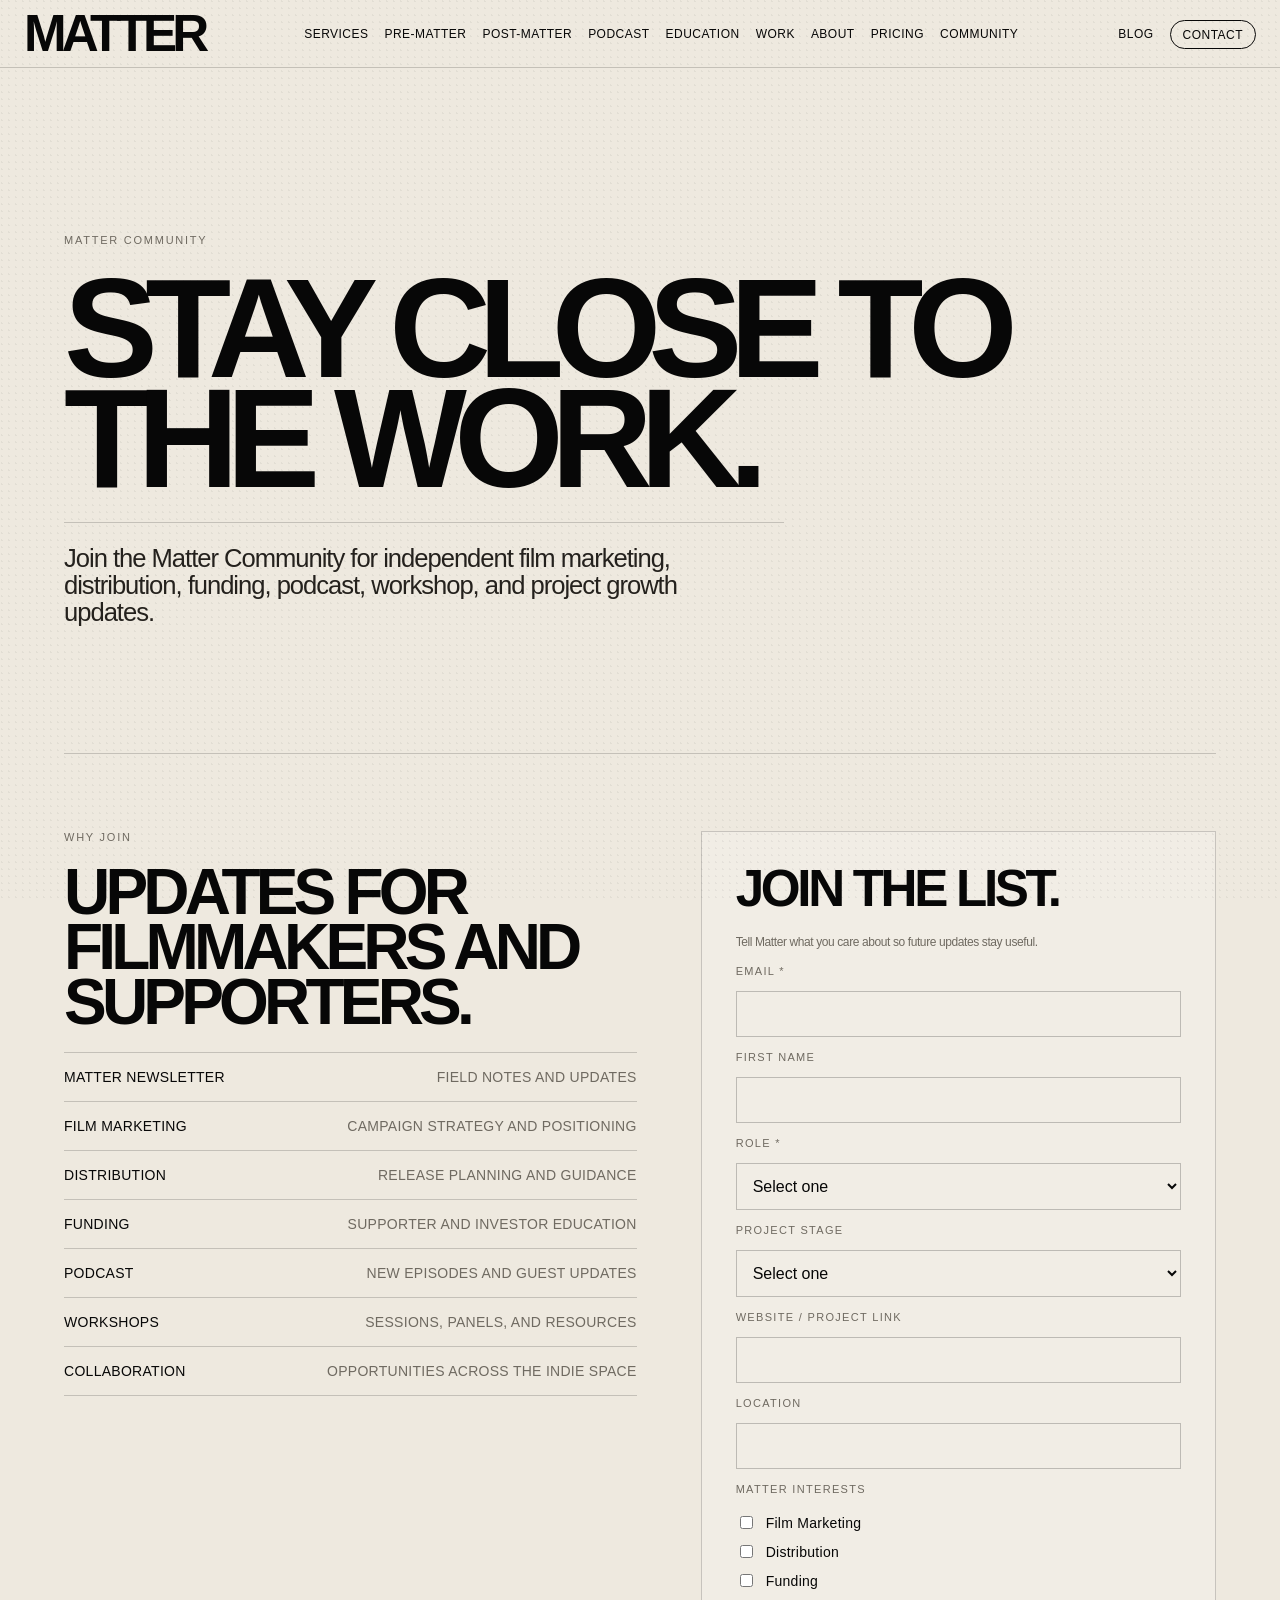
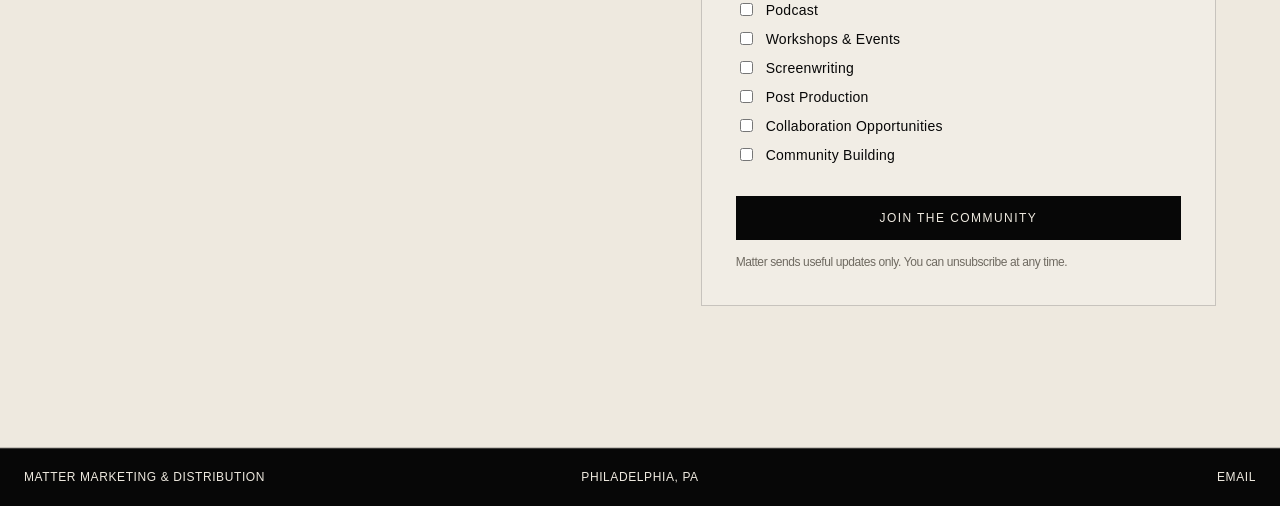
<file: community/index.html>
<!-- community/index.html -->
<!DOCTYPE html>
<html lang="en">
<head>
  <meta charset="UTF-8" />
  <meta name="viewport" content="width=device-width, initial-scale=1.0" />

  <title>Community | Matter Marketing & Distribution</title>
  <meta name="description" content="Join the Matter Community for indie film marketing, distribution, funding, podcast, workshop, and project growth updates." />

  <link rel="canonical" href="https://www.matterdistribution.com/community/" />
  <link rel="icon" href="/assets/images/favicon.ico">
  <link rel="icon" type="image/png" sizes="32x32" href="/assets/images/favicon-32x32.png">
  <link rel="icon" type="image/png" sizes="16x16" href="/assets/images/favicon-16x16.png">
  <link rel="apple-touch-icon" href="/assets/images/apple-touch-icon.png">

  <link rel="stylesheet" href="../assets/css/style.css" />

  <style>
    .community-page {
      background: #eee9df;
      color: #070707;
      padding: clamp(28px, 5vw, 72px);
      border-bottom: 1px solid rgba(7,7,7,.18);
    }

    .community-hero {
      display: grid;
      gap: 28px;
      padding: clamp(48px, 8vw, 110px) 0;
      border-bottom: 1px solid rgba(7,7,7,.18);
    }

    .eyebrow {
      margin: 0;
      color: #6f6a61;
      font-size: 11px;
      letter-spacing: .16em;
      text-transform: uppercase;
    }

    .community-hero h1 {
      margin: 0;
      max-width: 1200px;
      font-size: clamp(62px, 11vw, 190px);
      line-height: .78;
      letter-spacing: -.09em;
      text-transform: uppercase;
    }

    .hero-copy {
      max-width: 720px;
      font-size: clamp(18px, 2vw, 30px);
      line-height: 1.05;
      letter-spacing: -.04em;
      color: #24211d;
    }

    .community-grid {
      display: grid;
      grid-template-columns: 1fr .9fr;
      gap: clamp(32px, 5vw, 80px);
      padding: clamp(42px, 6vw, 84px) 0;
    }

    .community-section {
      display: grid;
      gap: 22px;
      align-content: start;
    }

    .community-section h2 {
      margin: 0;
      font-size: clamp(34px, 5vw, 82px);
      line-height: .86;
      letter-spacing: -.075em;
      text-transform: uppercase;
    }

    .offer-list {
      display: grid;
      border-top: 1px solid rgba(7,7,7,.18);
    }

    .offer-list div {
      display: flex;
      justify-content: space-between;
      gap: 24px;
      padding: 16px 0;
      border-bottom: 1px solid rgba(7,7,7,.18);
      font-size: 14px;
      letter-spacing: .02em;
      text-transform: uppercase;
    }

    .offer-list span:last-child {
      color: #6f6a61;
      text-align: right;
    }

    .matter-form {
      display: grid;
      gap: 14px;
      padding: clamp(22px, 3vw, 34px);
      border: 1px solid rgba(7,7,7,.18);
      background: rgba(255,255,255,.18);
    }

    .matter-form h2 {
      margin: 0 0 8px;
      font-size: clamp(30px, 4vw, 58px);
      line-height: .9;
      letter-spacing: -.065em;
      text-transform: uppercase;
    }

    .matter-form label {
      font-size: 11px;
      letter-spacing: .12em;
      text-transform: uppercase;
      color: #6f6a61;
    }

    .matter-form input,
    .matter-form select {
      width: 100%;
      padding: 13px 12px;
      border: 1px solid rgba(7,7,7,.22);
      background: transparent;
      color: #070707;
      font: inherit;
    }

    .checks {
      display: grid;
      gap: 10px;
      margin: 4px 0 8px;
    }

    .checks label {
      display: flex;
      align-items: center;
      gap: 10px;
      color: #070707;
      letter-spacing: .02em;
      text-transform: none;
      font-size: 14px;
    }

    .checks input {
      width: auto;
    }

    .matter-form button {
      margin-top: 10px;
      padding: 14px 16px;
      border: 1px solid #070707;
      background: #070707;
      color: #eee9df;
      font-size: 12px;
      letter-spacing: .12em;
      text-transform: uppercase;
      cursor: pointer;
    }

    .matter-form button:hover {
      background: transparent;
      color: #070707;
    }

    .small-note {
      margin: 0;
      color: #6f6a61;
      font-size: 12px;
      line-height: 1.4;
    }

    @media (max-width: 860px) {
      .community-grid {
        grid-template-columns: 1fr;
      }
    }
  </style>
</head>

<body>
  <div class="grain"></div>

  <header>
    <a href="../index.html" class="brand">Matter</a>
    <nav aria-label="Main navigation">
      <a href="../services/index.html">Services</a>
      <a href="../pre-matter/index.html">Pre-Matter</a>
      <a href="../post-matter/index.html">Post-Matter</a>
      <a href="../podcast/index.html">Podcast</a>
      <a href="../education/index.html">Education</a>
      <a href="../work/index.html">Work</a>
      <a href="../about/index.html">About</a>
      <a href="../pricing/index.html">Pricing</a>
      <a href="../community/index.html">Community</a>
    </nav>
    <div class="header-right">
      <a href="../blog/index.html">Blog</a>
      <a class="button" href="../contact/index.html">Contact</a>
    </div>
  </header>

  <main class="community-page">
    <section class="community-hero">
      <p class="eyebrow">Matter Community</p>
      <h1>Stay close to the work.</h1>
      <p class="hero-copy">
        Join the Matter Community for independent film marketing, distribution, funding, podcast, workshop, and project growth updates.
      </p>
    </section>

    <section class="community-grid">
      <div class="community-section">
        <p class="eyebrow">Why join</p>
        <h2>Updates for filmmakers and supporters.</h2>

        <div class="offer-list">
          <div><span>Matter Newsletter</span><span>Field notes and updates</span></div>
          <div><span>Film Marketing</span><span>Campaign strategy and positioning</span></div>
          <div><span>Distribution</span><span>Release planning and guidance</span></div>
          <div><span>Funding</span><span>Supporter and investor education</span></div>
          <div><span>Podcast</span><span>New episodes and guest updates</span></div>
          <div><span>Workshops</span><span>Sessions, panels, and resources</span></div>
          <div><span>Collaboration</span><span>Opportunities across the indie space</span></div>
        </div>
      </div>

      <form class="matter-form" action="https://matterdistribution.us12.list-manage.com/subscribe/post?u=d4a7baef4907e0ed451ac36ef&amp;id=a815a07e52&amp;f_id=00db1be9f0" method="post" target="_blank">
        <h2>Join the list.</h2>
        <p class="small-note">Tell Matter what you care about so future updates stay useful.</p>

        <label for="mce-EMAIL">Email *</label>
        <input type="email" name="EMAIL" id="mce-EMAIL" required>

        <label for="mce-FNAME">First Name</label>
        <input type="text" name="FNAME" id="mce-FNAME">

        <label for="mce-MMERGE7">Role *</label>
        <select name="MMERGE7" id="mce-MMERGE7" required>
          <option value="">Select one</option>
          <option value="Filmmaker">Filmmaker</option>
          <option value="Producer">Producer</option>
          <option value="Writer">Writer</option>
          <option value="Actor">Actor</option>
          <option value="Editor">Editor</option>
          <option value="Composer">Composer</option>
          <option value="Distributor">Distributor</option>
          <option value="Investor">Investor</option>
          <option value="Supporter">Supporter</option>
          <option value="Other">Other</option>
        </select>

        <label for="mce-MMERGE8">Project Stage</label>
        <select name="MMERGE8" id="mce-MMERGE8">
          <option value="">Select one</option>
          <option value="No Project Yet">No Project Yet</option>
          <option value="Development">Development</option>
          <option value="Pre-Production">Pre-Production</option>
          <option value="Production">Production</option>
          <option value="Post-Production">Post-Production</option>
          <option value="Festival Run">Festival Run</option>
          <option value="Distribution Ready">Distribution Ready</option>
          <option value="Released">Released</option>
        </select>

        <label for="mce-MMERGE9">Website / Project Link</label>
        <input type="text" name="MMERGE9" id="mce-MMERGE9">

        <label for="mce-MMERGE10">Location</label>
        <input type="text" name="MMERGE10" id="mce-MMERGE10">

        <label>Matter Interests</label>
        <div class="checks">
          <label><input type="checkbox" name="group[54880][1]" value="1"> Film Marketing</label>
          <label><input type="checkbox" name="group[54880][2]" value="1"> Distribution</label>
          <label><input type="checkbox" name="group[54880][4]" value="1"> Funding</label>
          <label><input type="checkbox" name="group[54880][8]" value="1"> Podcast</label>
          <label><input type="checkbox" name="group[54880][16]" value="1"> Workshops & Events</label>
          <label><input type="checkbox" name="group[54880][32]" value="1"> Screenwriting</label>
          <label><input type="checkbox" name="group[54880][64]" value="1"> Post Production</label>
          <label><input type="checkbox" name="group[54880][128]" value="1"> Collaboration Opportunities</label>
          <label><input type="checkbox" name="group[54880][256]" value="1"> Community Building</label>
          
        </div>

        <input type="hidden" name="tags" value="12689429,12689436">

        <div aria-hidden="true" style="position: absolute; left: -5000px;">
  <input type="text" name="b_d4a7baef4907e0ed451ac36ef_a815a07e52" tabindex="-1" value="">
</div>

        <button type="submit">Join the Community</button>

        <p class="small-note">
          Matter sends useful updates only. You can unsubscribe at any time.
        </p>
      </form>
    </section>
  </main>

  <footer>
    <div>Matter Marketing & Distribution</div>
    <div>Philadelphia, PA</div>
    <div><a href="mailto:charliecooperfilms@gmail.com">Email</a></div>
  </footer>
</body>
</html>
</file>
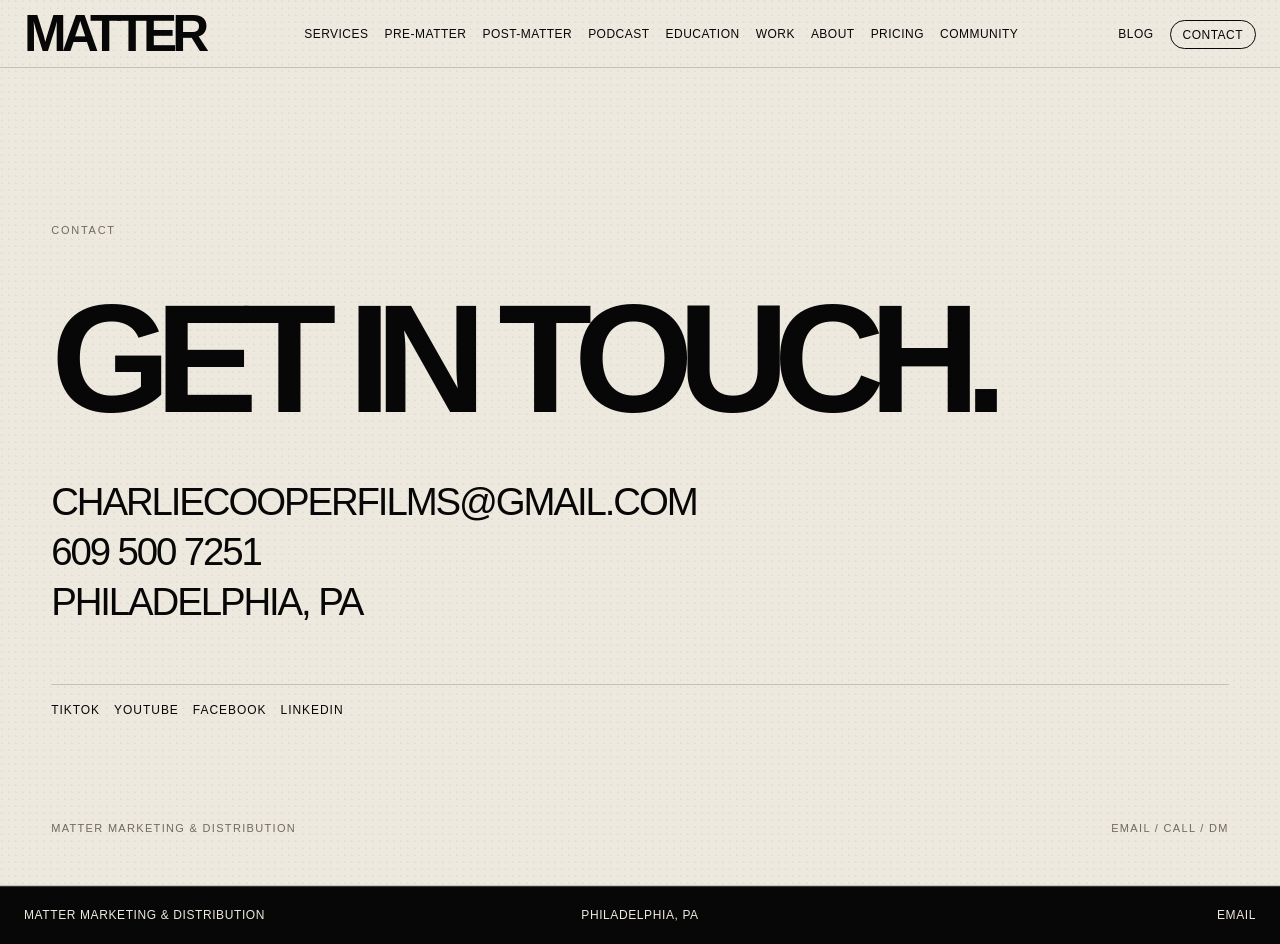
<file: contact/index.html>
<!DOCTYPE html>
<html lang="en">
<head>
  <meta charset="UTF-8" />
  <meta name="viewport" content="width=device-width, initial-scale=1.0" />

  <title>Contact | Matter Marketing & Distribution</title>
  <meta name="description" content="Contact Matter Marketing & Distribution for indie film and TV marketing, distribution guidance, screenplay support, video editing, project positioning, and consultation inquiries." />

  <link rel="canonical" href="https://www.matterdistribution.com/contact/" />
  <link rel="icon" href="/assets/images/favicon.ico">
<link rel="icon" type="image/png" sizes="32x32" href="/assets/images/favicon-32x32.png">
<link rel="icon" type="image/png" sizes="16x16" href="/assets/images/favicon-16x16.png">
<link rel="apple-touch-icon" href="/assets/images/apple-touch-icon.png">

  <meta property="og:site_name" content="Matter Marketing & Distribution" />
  <meta property="og:title" content="Contact | Matter Marketing & Distribution" />
  <meta property="og:description" content="Contact Matter for indie film and TV marketing, distribution guidance, screenplay support, video editing, project positioning, and consultation inquiries." />
  <meta property="og:url" content="https://www.matterdistribution.com/contact/" />
  <meta property="og:type" content="website" />

  <meta name="twitter:card" content="summary" />
  <meta name="twitter:title" content="Contact | Matter Marketing & Distribution" />
  <meta name="twitter:description" content="Contact Matter for indie film and TV marketing, distribution guidance, screenplay support, video editing, and consultation inquiries." />

  <link rel="stylesheet" href="../assets/css/style.css" />
  <style>
    :root {
      --black: #070707;
      --cream: #eee9df;
      --muted: #6f6a61;
      --line: rgba(7,7,7,.18);
    }

    body {
      background: var(--cream);
      color: var(--black);
    }

    .contact-page {
      min-height: calc(100vh - 82px);
      display: grid;
      grid-template-rows: 1fr auto;
      padding: clamp(28px, 4vw, 58px);
      border-bottom: 1px solid var(--line);
    }

    .contact-main {
      display: grid;
      align-content: center;
      gap: clamp(34px, 5vw, 72px);
    }

    .eyebrow {
      margin: 0;
      color: var(--muted);
      font-size: 11px;
      letter-spacing: .16em;
      text-transform: uppercase;
    }

    h1 {
      margin: 0;
      max-width: 1200px;
      font-size: clamp(70px, 12vw, 220px);
      line-height: .78;
      letter-spacing: -.1em;
      text-transform: uppercase;
    }

    .contact-list {
      display: grid;
      gap: 14px;
      max-width: 760px;
      font-size: clamp(22px, 3vw, 48px);
      line-height: .94;
      letter-spacing: -.055em;
      text-transform: uppercase;
    }

    .contact-list a,
    .contact-list span {
      width: fit-content;
    }

    .contact-list a:hover {
      color: var(--muted);
    }

    .socials {
      display: flex;
      gap: 14px;
      flex-wrap: wrap;
      padding-top: 18px;
      border-top: 1px solid var(--line);
      font-size: 12px;
      letter-spacing: .08em;
      text-transform: uppercase;
    }

    .socials a:hover {
      color: var(--muted);
    }

    .bottom-note {
      display: flex;
      justify-content: space-between;
      gap: 18px;
      color: var(--muted);
      font-size: 11px;
      letter-spacing: .12em;
      text-transform: uppercase;
    }

    @media (max-width: 720px) {
      .contact-page {
        padding: 24px 18px;
      }

      .bottom-note {
        flex-direction: column;
      }
    }
  </style>
</head>

<body>
  <div class="grain"></div>

  <header>
    <a href="../index.html" class="brand">Matter</a>
    <nav aria-label="Main navigation">
      <a href="../services/index.html">Services</a>
      <a href="../pre-matter/index.html">Pre-Matter</a>
      <a href="../post-matter/index.html">Post-Matter</a>
      <a href="../podcast/index.html">Podcast</a>
      <a href="../education/index.html">Education</a>
      <a href="../work/index.html">Work</a>
      <a href="../about/index.html">About</a>
      <a href="../pricing/index.html">Pricing</a>
      <a href="../community/index.html">Community</a>
    </nav>
    <div class="header-right">
      <a href="../blog/index.html">Blog</a>
      <a class="button" href="../contact/index.html">Contact</a>
    </div>
  </header>

  <main class="contact-page">
    <section class="contact-main">
      <p class="eyebrow">Contact</p>

      <h1>Get in touch.</h1>

      <div class="contact-list">
        <a href="mailto:charliecooperfilms@gmail.com">charliecooperfilms@gmail.com</a>
        <a href="tel:+16095007251">609 500 7251</a>
        <span>Philadelphia, PA</span>
      </div>

      <div class="socials">
        <a href="https://www.tiktok.com/@matter.distribution" target="_blank" rel="noreferrer">TikTok</a>
        <a href="https://www.youtube.com/@MATTER_FILM" target="_blank" rel="noreferrer">YouTube</a>
        <a href="https://www.facebook.com/profile.php?id=61579291183632" target="_blank" rel="noreferrer">Facebook</a>
        <a href="https://www.linkedin.com/company/matter-film-marketing-distribution/" target="_blank" rel="noreferrer">LinkedIn</a>
      </div>
    </section>

    <div class="bottom-note">
      <span>Matter Marketing & Distribution</span>
      <span>Email / Call / DM</span>
    </div>
  </main>

  <footer>
    <div>Matter Marketing & Distribution</div>
    <div>Philadelphia, PA</div>
    <div><a href="mailto:charliecooperfilms@gmail.com">Email</a></div>
  </footer>
</body>
</html>
</file>
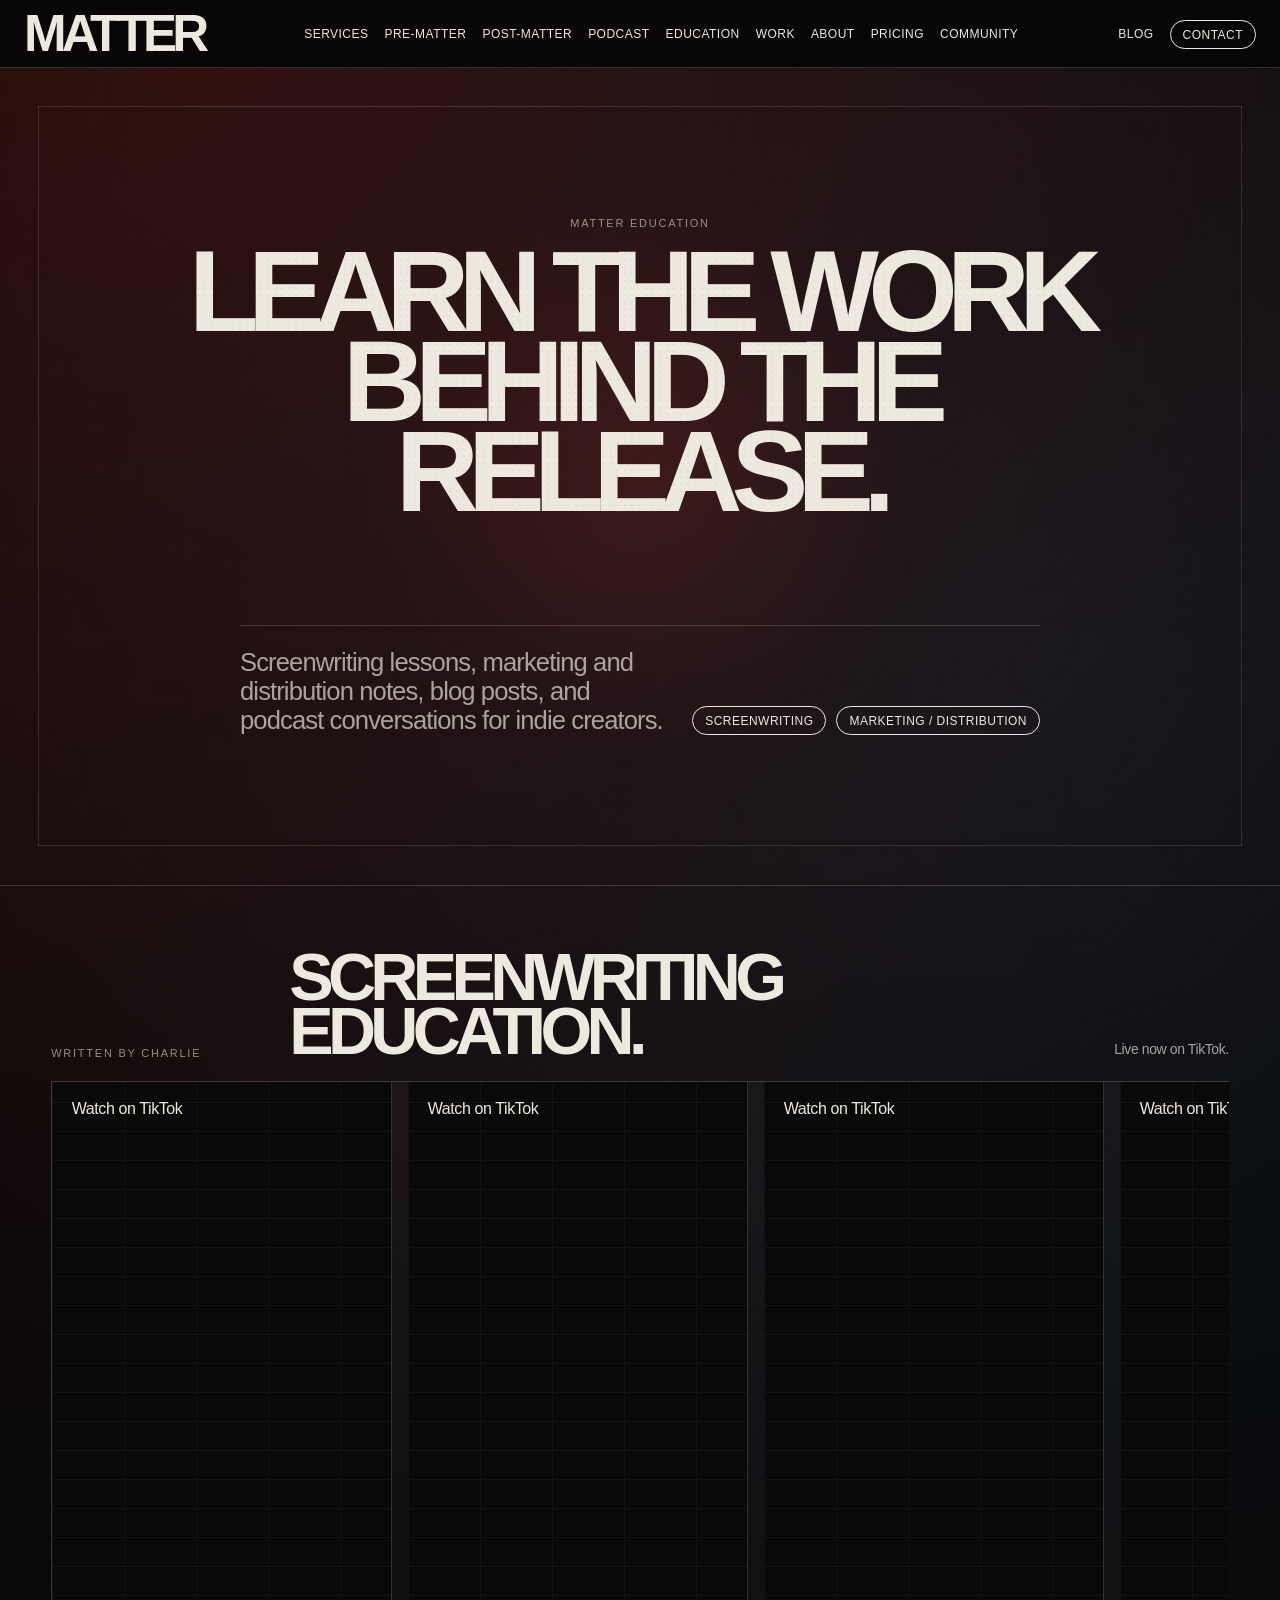
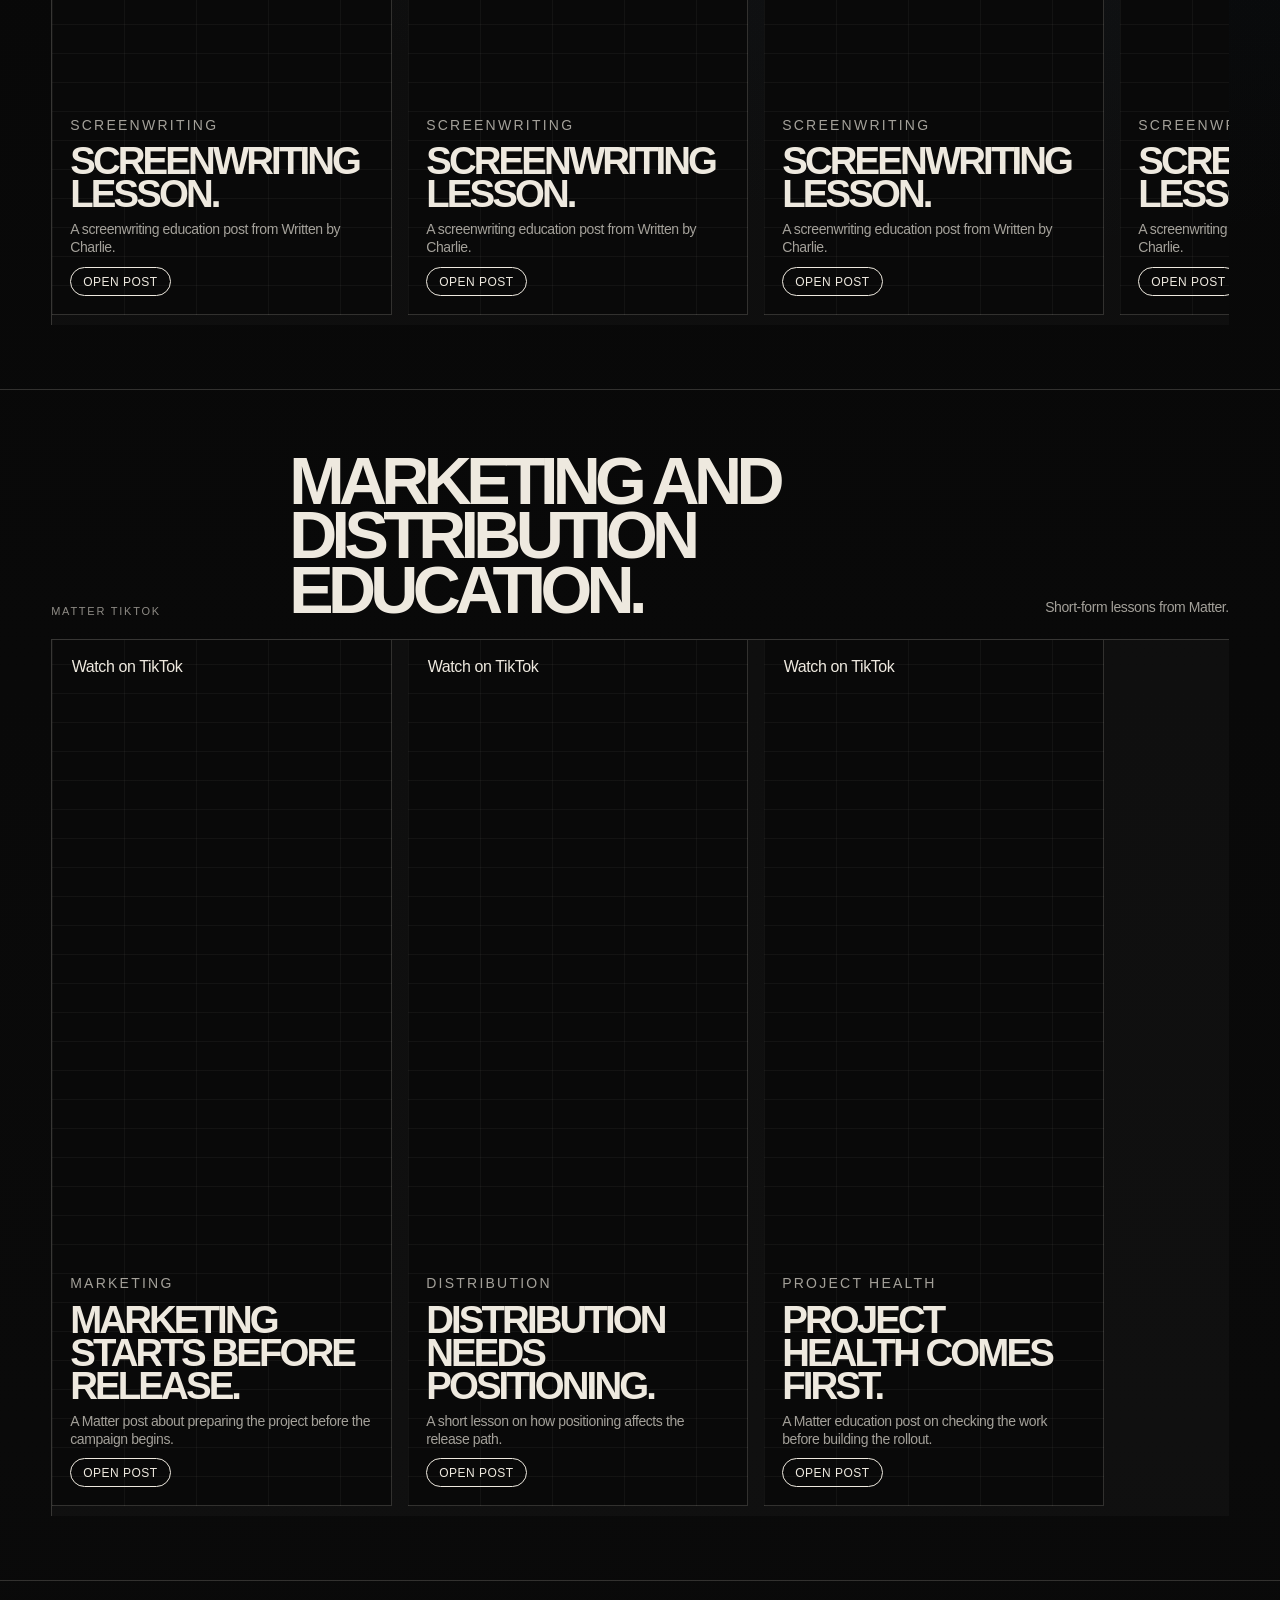
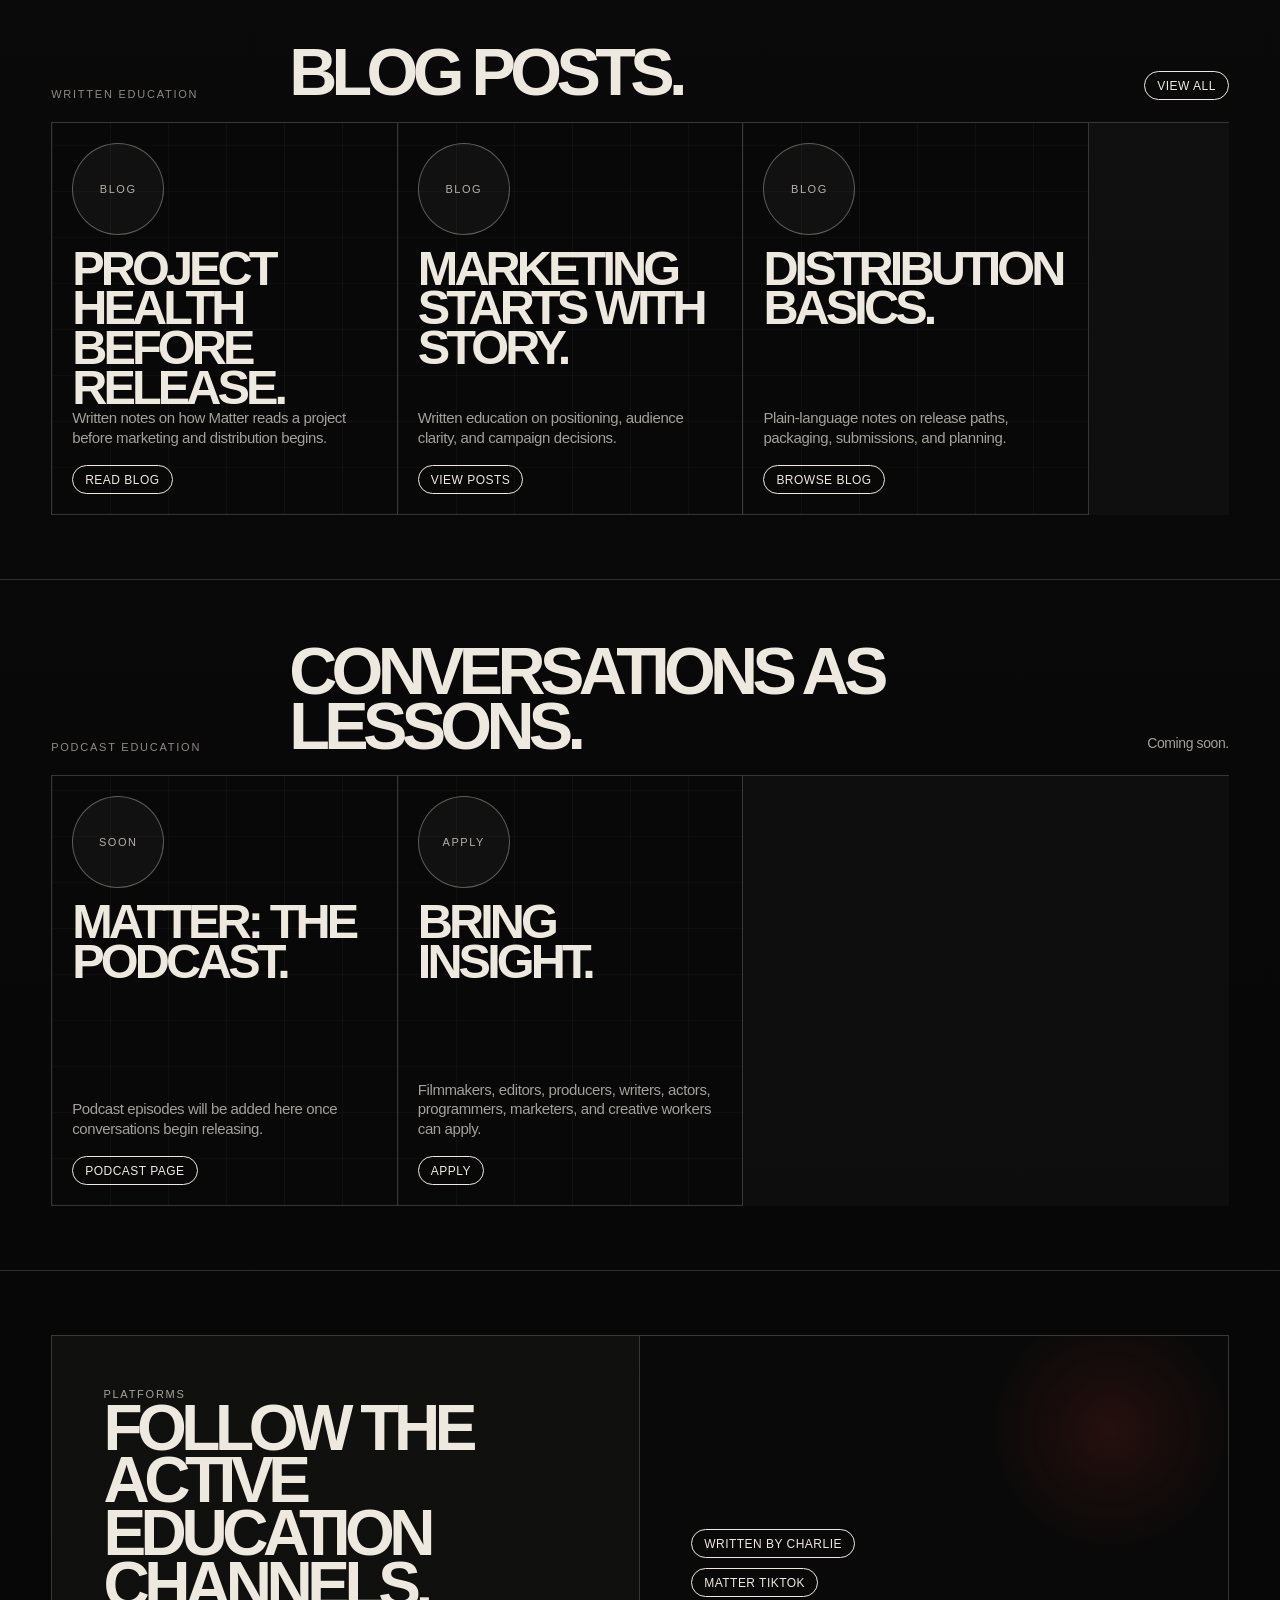
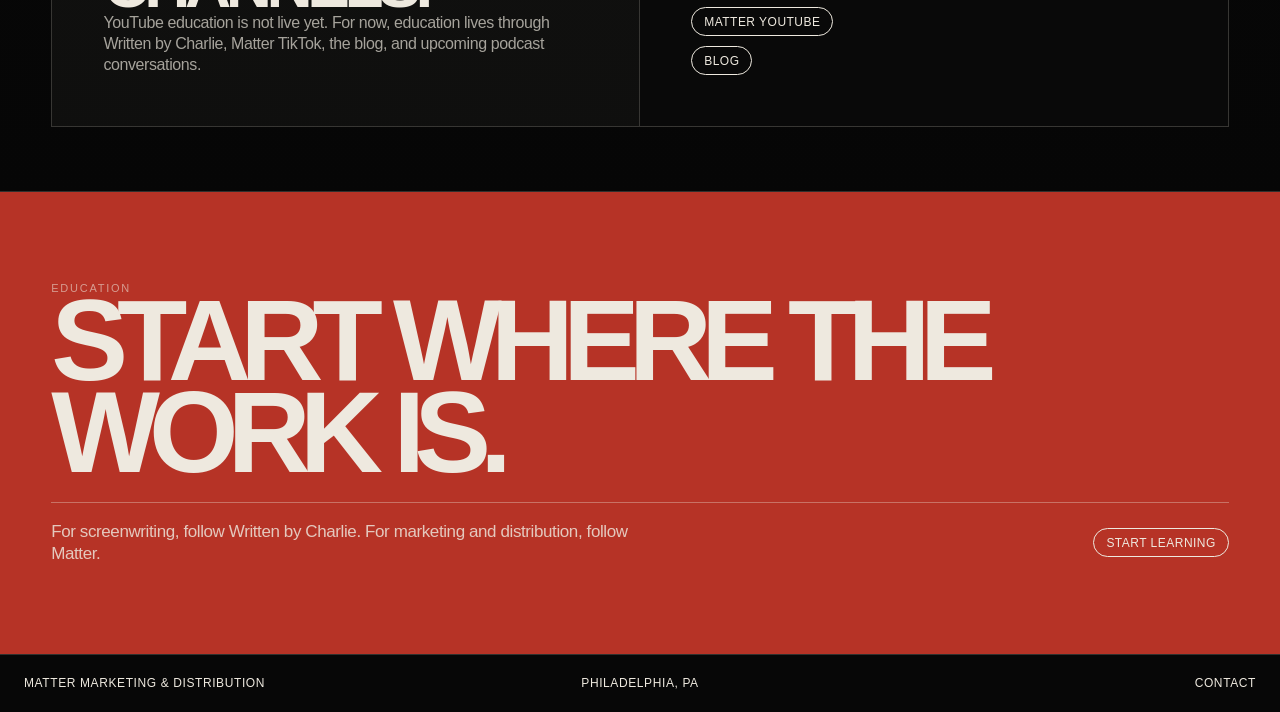
<file: education/index.html>
<!DOCTYPE html>
<html lang="en">
<head>
  <meta charset="UTF-8" />
  <meta name="viewport" content="width=device-width, initial-scale=1.0" />

  <title>Matter Education | Screenwriting, Film Marketing & Distribution Lessons</title>
  <meta name="description" content="Matter Education offers screenwriting lessons, film marketing and distribution education, blog posts, and podcast conversations for indie creators." />

  <link rel="canonical" href="https://www.matterdistribution.com/education/" />
  <link rel="icon" href="/assets/images/favicon.ico">
<link rel="icon" type="image/png" sizes="32x32" href="/assets/images/favicon-32x32.png">
<link rel="icon" type="image/png" sizes="16x16" href="/assets/images/favicon-16x16.png">
<link rel="apple-touch-icon" href="/assets/images/apple-touch-icon.png">

  <meta property="og:site_name" content="Matter Marketing & Distribution" />
  <meta property="og:title" content="Matter Education | Screenwriting, Film Marketing & Distribution Lessons" />
  <meta property="og:description" content="Screenwriting lessons, film marketing and distribution education, blog posts, and podcast conversations for indie creators." />
  <meta property="og:url" content="https://www.matterdistribution.com/education/" />
  <meta property="og:type" content="website" />

  <meta name="twitter:card" content="summary" />
  <meta name="twitter:title" content="Matter Education | Screenwriting, Film Marketing & Distribution Lessons" />
  <meta name="twitter:description" content="Screenwriting lessons, film marketing and distribution education, blog posts, and podcast conversations for indie creators." />

  <link rel="stylesheet" href="../assets/css/style.css" />
  <style>

    :root {
      --edu-black: #060606;
      --edu-panel: #101010;
      --edu-cream: #eee9df;
      --edu-red: #b63326;
      --edu-muted: rgba(238,233,223,.68);
      --edu-line: rgba(238,233,223,.18);
      --edu-blue: #2d5f8f;
      --edu-paper: #f1eadf;
      --edu-paper-line: rgba(7,7,7,.15);
    }

    body {
      background:
        radial-gradient(circle at 18% 0%, rgba(182,51,38,.24), transparent 28%),
        radial-gradient(circle at 82% 12%, rgba(45,95,143,.16), transparent 24%),
        linear-gradient(180deg, #060606, #0a0a0a 55%, #050505);
      color: var(--edu-cream);
    }

    header {
      background: rgba(6,6,6,.92);
      border-bottom: 1px solid var(--edu-line);
    }

    footer {
      border-top: 1px solid var(--edu-line);
    }

    .button:hover {
      background: var(--edu-cream);
      color: var(--edu-black);
    }

    .edu-kicker {
      margin: 0;
      color: rgba(238,233,223,.58);
      font-size: 11px;
      letter-spacing: .16em;
      text-transform: uppercase;
    }

    .edu-hero {
      min-height: calc(100vh - 82px);
      display: grid;
      place-items: center;
      padding: clamp(34px, 5vw, 78px) clamp(24px, 4vw, 64px);
      border-bottom: 1px solid var(--edu-line);
      position: relative;
      overflow: hidden;
    }

    .edu-hero::before {
      content: "";
      position: absolute;
      inset: clamp(18px, 3vw, 46px);
      border: 1px solid rgba(238,233,223,.14);
      pointer-events: none;
    }

    .edu-hero::after {
      content: "";
      position: absolute;
      width: min(46vw, 620px);
      height: min(46vw, 620px);
      left: 50%;
      top: 50%;
      transform: translate(-50%, -50%);
      border-radius: 999px;
      background: radial-gradient(circle, rgba(182,51,38,.18), transparent 68%);
      animation: eduPulse 7s ease-in-out infinite;
      pointer-events: none;
    }

    .edu-hero-copy {
      width: min(1180px, 100%);
      display: grid;
      gap: clamp(74px, 12vh, 150px);
      position: relative;
      z-index: 2;
    }

    .edu-hero-copy > div:first-child {
      display: grid;
      justify-items: center;
      text-align: center;
      gap: 18px;
    }

    .edu-hero-copy h1 {
      margin: 0;
      max-width: 1100px;
      font-size: clamp(64px, 9vw, 168px);
      line-height: .78;
      letter-spacing: -.095em;
      text-transform: uppercase;
    }

    .edu-hero-bottom {
      width: min(800px, 100%);
      margin: 0 auto;
      display: grid;
      grid-template-columns: 1fr auto;
      gap: 28px;
      align-items: end;
      padding-top: 22px;
      border-top: 1px solid var(--edu-line);
    }

    .edu-hero-bottom p {
      margin: 0;
      color: var(--edu-muted);
      font-size: clamp(18px, 2vw, 28px);
      line-height: 1.14;
      letter-spacing: -.035em;
    }

    .edu-actions {
      display: flex;
      flex-wrap: wrap;
      gap: 10px;
      justify-content: flex-end;
    }

    .edu-section {
      padding: clamp(36px, 5vw, 78px) clamp(24px, 4vw, 58px);
      border-bottom: 1px solid var(--edu-line);
    }

    .section-head {
      display: grid;
      grid-template-columns: 210px minmax(0, 1fr) auto;
      gap: 28px;
      align-items: end;
      margin-bottom: 22px;
    }

    .section-head h2 {
      margin: 0;
      max-width: 980px;
      font-size: clamp(38px, 5.2vw, 102px);
      line-height: .82;
      letter-spacing: -.085em;
      text-transform: uppercase;
    }

    .section-note {
      margin: 0;
      max-width: 420px;
      color: var(--edu-muted);
      line-height: 1.28;
      font-size: 14px;
      text-align: right;
    }

    .edu-row {
      display: grid;
      grid-auto-flow: column;
      grid-auto-columns: minmax(290px, 27vw);
      overflow-x: auto;
      scroll-snap-type: x mandatory;
      border-top: 1px solid var(--edu-line);
      border-left: 1px solid var(--edu-line);
      background: rgba(238,233,223,.025);
    }

    .edu-row::-webkit-scrollbar {
      height: 10px;
    }

    .edu-row::-webkit-scrollbar-thumb {
      background: rgba(238,233,223,.18);
      border-radius: 999px;
    }

    .lesson-card {
      min-height: 430px;
      padding: 20px;
      border-right: 1px solid var(--edu-line);
      border-bottom: 1px solid var(--edu-line);
      display: flex;
      flex-direction: column;
      justify-content: space-between;
      position: relative;
      overflow: hidden;
      background:
        linear-gradient(180deg, rgba(238,233,223,.05), transparent 44%),
        #090909;
      color: var(--edu-cream);
      scroll-snap-align: start;
      transition: transform .22s ease, background .22s ease;
    }

    .lesson-card:hover {
      transform: translateY(-4px);
      background:
        radial-gradient(circle at 50% 24%, rgba(182,51,38,.24), transparent 22%),
        #111;
    }

    .lesson-card::before {
      content: "";
      position: absolute;
      inset: 18px;
      border: 1px solid rgba(238,233,223,.12);
      pointer-events: none;
      opacity: 0;
      transition: opacity .22s ease;
    }

    .lesson-card:hover::before {
      opacity: 1;
    }

    .lesson-top {
      display: grid;
      gap: 14px;
    }

    .lesson-token {
      width: 92px;
      height: 92px;
      border-radius: 999px;
      border: 1px solid rgba(238,233,223,.34);
      display: grid;
      place-items: center;
      color: rgba(238,233,223,.74);
      font-size: 11px;
      letter-spacing: .14em;
      text-transform: uppercase;
      background: rgba(238,233,223,.045);
    }

    .lesson-card h3 {
      margin: 0;
      font-size: clamp(32px, 3.8vw, 72px);
      line-height: .82;
      letter-spacing: -.08em;
      text-transform: uppercase;
      position: relative;
      z-index: 2;
    }

    .lesson-card p {
      margin: 0 0 18px;
      color: var(--edu-muted);
      font-size: 15px;
      line-height: 1.3;
      position: relative;
      z-index: 2;
    }

    .lesson-actions {
      display: flex;
      flex-wrap: wrap;
      gap: 10px;
      position: relative;
      z-index: 2;
    }

    .screenwriting-card {
      background:
        linear-gradient(90deg, rgba(238,233,223,.06) 0 1px, transparent 1px),
        repeating-linear-gradient(0deg, transparent 0 28px, rgba(238,233,223,.06) 28px 29px),
        #090909;
      background-size: 72px 100%, 100% 100%;
    }

    .screenwriting-card:hover {
      background:
        linear-gradient(90deg, rgba(182,51,38,.38) 0 1px, transparent 1px),
        repeating-linear-gradient(0deg, transparent 0 28px, rgba(238,233,223,.08) 28px 29px),
        #101010;
      background-size: 72px 100%, 100% 100%;
    }

    .matter-card {
      background:
        radial-gradient(circle at 76% 22%, rgba(45,95,143,.22), transparent 22%),
        linear-gradient(180deg, rgba(238,233,223,.05), transparent 44%),
        #090909;
    }

    .matter-card:hover {
      background:
        radial-gradient(circle at 76% 22%, rgba(182,51,38,.28), transparent 22%),
        radial-gradient(circle at 24% 72%, rgba(45,95,143,.18), transparent 20%),
        #101010;
    }

    .coming-card {
      background:
        repeating-linear-gradient(90deg, rgba(238,233,223,.035) 0 1px, transparent 1px 58px),
        repeating-linear-gradient(0deg, rgba(238,233,223,.025) 0 1px, transparent 1px 46px),
        #080808;
    }

    .blog-row .lesson-card {
      min-height: 360px;
    }

    .platform-panel {
      display: grid;
      grid-template-columns: 1fr 1fr;
      border: 1px solid var(--edu-line);
      background: rgba(238,233,223,.035);
    }

    .platform-copy {
      min-height: 340px;
      padding: clamp(24px, 4vw, 52px);
      border-right: 1px solid var(--edu-line);
      display: flex;
      flex-direction: column;
      justify-content: space-between;
    }

    .platform-copy h2 {
      margin: 0;
      max-width: 820px;
      font-size: clamp(42px, 5vw, 96px);
      line-height: .82;
      letter-spacing: -.085em;
      text-transform: uppercase;
    }

    .platform-copy p {
      margin: 0;
      max-width: 620px;
      color: var(--edu-muted);
      line-height: 1.32;
    }

    .platform-links {
      padding: clamp(24px, 4vw, 52px);
      display: flex;
      flex-direction: column;
      justify-content: flex-end;
      align-items: flex-start;
      gap: 10px;
      background:
        radial-gradient(circle at 80% 24%, rgba(182,51,38,.16), transparent 22%),
        #090909;
    }

    .edu-cta {
      padding: clamp(44px, 7vw, 110px) clamp(24px, 4vw, 58px);
      background: var(--edu-red);
      color: var(--edu-cream);
    }

    .edu-cta h2 {
      max-width: 1160px;
      margin: 0 0 24px;
      font-size: clamp(56px, 9vw, 160px);
      line-height: .8;
      letter-spacing: -.095em;
      text-transform: uppercase;
    }

    .edu-cta-line {
      display: grid;
      grid-template-columns: 1fr auto;
      gap: 24px;
      align-items: center;
      padding-top: 18px;
      border-top: 1px solid rgba(238,233,223,.34);
    }

    .edu-cta-line p {
      max-width: 620px;
      margin: 0;
      color: rgba(238,233,223,.82);
      font-size: 17px;
      line-height: 1.28;
    }

    .edu-cta .button:hover {
      background: var(--edu-cream);
      color: var(--edu-black);
    }

    @keyframes eduPulse {
      0%, 100% {
        transform: translate(-50%, -50%) scale(.92);
        opacity: .52;
      }

      50% {
        transform: translate(-50%, -50%) scale(1.08);
        opacity: .9;
      }
    }

    @media (max-width: 1050px) {
      .section-head,
      .platform-panel,
      .edu-cta-line {
        grid-template-columns: 1fr;
      }

      .section-note {
        text-align: left;
      }

      .platform-copy {
        border-right: 0;
        border-bottom: 1px solid var(--edu-line);
      }

      .edu-row {
        grid-auto-columns: minmax(290px, 48vw);
      }
    }

    @media (max-width: 720px) {
      .edu-hero,
      .edu-section,
      .edu-cta {
        padding-left: 18px;
        padding-right: 18px;
      }

      .edu-hero {
        place-items: start center;
        padding-top: 70px;
      }

      .edu-hero-copy > div:first-child {
        justify-items: start;
        text-align: left;
      }

      .edu-hero-bottom {
        grid-template-columns: 1fr;
        margin: 0;
      }

      .edu-actions {
        justify-content: flex-start;
      }

      .edu-row {
        grid-auto-columns: 84vw;
      }
    }

        .tiktok-row {
      display: grid;
      grid-auto-flow: column;
      grid-auto-columns: minmax(340px, 24vw);
      gap: 16px;
      overflow-x: auto;
      scroll-snap-type: x mandatory;
      border-top: 1px solid var(--edu-line);
      border-left: 1px solid var(--edu-line);
      background: rgba(238,233,223,.025);
      padding-bottom: 10px;
    }

    .tiktok-row::-webkit-scrollbar {
      height: 10px;
    }

    .tiktok-row::-webkit-scrollbar-thumb {
      background: rgba(238,233,223,.18);
      border-radius: 999px;
    }

    .tiktok-card {
      min-height: 760px;
      padding: 18px;
      border-right: 1px solid var(--edu-line);
      border-bottom: 1px solid var(--edu-line);
      background:
        linear-gradient(90deg, rgba(238,233,223,.045) 0 1px, transparent 1px),
        repeating-linear-gradient(0deg, transparent 0 28px, rgba(238,233,223,.045) 28px 29px),
        #090909;
      background-size: 72px 100%, 100% 100%;
      display: flex;
      flex-direction: column;
      gap: 16px;
      justify-content: space-between;
      scroll-snap-align: start;
      overflow: hidden;
    }

    .tiktok-card-copy {
      display: grid;
      gap: 10px;
    }

    .tiktok-card-copy h3 {
      margin: 0;
      font-size: clamp(28px, 3vw, 54px);
      line-height: .86;
      letter-spacing: -.075em;
      text-transform: uppercase;
    }

    .tiktok-card-copy p {
      margin: 0;
      color: var(--edu-muted);
      font-size: 14px;
      line-height: 1.3;
    }

    .tiktok-embed-wrap {
      width: 100%;
      min-height: 600px;
      display: grid;
      place-items: start center;
      overflow: hidden;
    }

    .tiktok-embed-wrap .tiktok-embed {
      margin: 0 auto !important;
      max-width: 100% !important;
      min-width: 300px !important;
    }

    @media (max-width: 1050px) {
      .tiktok-row {
        grid-auto-columns: minmax(330px, 46vw);
      }
    }

    @media (max-width: 720px) {
      .tiktok-row {
        grid-auto-columns: 86vw;
      }

      .tiktok-card {
        min-height: 720px;
      }
    }

  </style>
</head>

<body>
  <div class="grain"></div>

  <header>
    <a href="../index.html" class="brand">Matter</a>
    <nav aria-label="Main navigation">
      <a href="../services/index.html">Services</a>
      <a href="../pre-matter/index.html">Pre-Matter</a>
      <a href="../post-matter/index.html">Post-Matter</a>
      <a href="../podcast/index.html">Podcast</a>
      <a href="../education/index.html">Education</a>
      <a href="../work/index.html">Work</a>
      <a href="../about/index.html">About</a>
      <a href="../pricing/index.html">Pricing</a>
      <a href="../community/index.html">Community</a>
    </nav>
    <div class="header-right">
      <a href="../blog/index.html">Blog</a>
      <a class="button" href="../contact/index.html">Contact</a>
    </div>
  </header>

  <main>
    <section class="edu-hero">
      <div class="edu-hero-copy">
        <div>
          <p class="edu-kicker">Matter Education</p>
          <h1>Learn the work behind the release.</h1>
        </div>

        <div class="edu-hero-bottom">
          <p>Screenwriting lessons, marketing and distribution notes, blog posts, and podcast conversations for indie creators.</p>
          <div class="edu-actions">
            <a class="button" href="#screenwriting">Screenwriting</a>
            <a class="button" href="#marketing-distribution">Marketing / Distribution</a>
          </div>
        </div>
      </div>
    </section>

    <section class="edu-section" id="screenwriting">
      <div class="section-head">
        <p class="edu-kicker">Written by Charlie</p>
        <h2>Screenwriting education.</h2>
        <p class="section-note">Live now on TikTok.</p>
      </div>

      <div class="tiktok-row" id="screenwritingTikTokRow" aria-label="Written by Charlie TikTok carousel"></div>
    </section>

    <section class="edu-section" id="marketing-distribution">
      <div class="section-head">
        <p class="edu-kicker">Matter TikTok</p>
        <h2>Marketing and distribution education.</h2>
        <p class="section-note">Short-form lessons from Matter.</p>
      </div>

      <div class="tiktok-row" id="matterTikTokRow" aria-label="Matter TikTok education carousel"></div>
    </section>

    <section class="edu-section">
      <div class="section-head">
        <p class="edu-kicker">Written Education</p>
        <h2>Blog posts.</h2>
        <a class="button" href="../blog/index.html">View all</a>
      </div>

      <div class="edu-row blog-row">
        <article class="lesson-card coming-card">
          <div class="lesson-top">
            <div class="lesson-token">Blog</div>
            <h3>Project health before release.</h3>
          </div>
          <div>
            <p>Written notes on how Matter reads a project before marketing and distribution begins.</p>
            <div class="lesson-actions">
              <a class="button" href="../blog/index.html">Read blog</a>
            </div>
          </div>
        </article>

        <article class="lesson-card coming-card">
          <div class="lesson-top">
            <div class="lesson-token">Blog</div>
            <h3>Marketing starts with story.</h3>
          </div>
          <div>
            <p>Written education on positioning, audience clarity, and campaign decisions.</p>
            <div class="lesson-actions">
              <a class="button" href="../blog/index.html">View posts</a>
            </div>
          </div>
        </article>

        <article class="lesson-card coming-card">
          <div class="lesson-top">
            <div class="lesson-token">Blog</div>
            <h3>Distribution basics.</h3>
          </div>
          <div>
            <p>Plain-language notes on release paths, packaging, submissions, and planning.</p>
            <div class="lesson-actions">
              <a class="button" href="../blog/index.html">Browse blog</a>
            </div>
          </div>
        </article>
      </div>
    </section>

    <section class="edu-section">
      <div class="section-head">
        <p class="edu-kicker">Podcast Education</p>
        <h2>Conversations as lessons.</h2>
        <p class="section-note">Coming soon.</p>
      </div>

      <div class="edu-row">
        <article class="lesson-card coming-card">
          <div class="lesson-top">
            <div class="lesson-token">Soon</div>
            <h3>Matter: The Podcast.</h3>
          </div>
          <div>
            <p>Podcast episodes will be added here once conversations begin releasing.</p>
            <div class="lesson-actions">
              <a class="button" href="../podcast/index.html">Podcast page</a>
            </div>
          </div>
        </article>

        <article class="lesson-card coming-card">
          <div class="lesson-top">
            <div class="lesson-token">Apply</div>
            <h3>Bring insight.</h3>
          </div>
          <div>
            <p>Filmmakers, editors, producers, writers, actors, programmers, marketers, and creative workers can apply.</p>
            <div class="lesson-actions">
              <a class="button" href="https://tally.so/r/Pd8e6e" target="_blank" rel="noreferrer">Apply</a>
            </div>
          </div>
        </article>
      </div>
    </section>

    <section class="edu-section">
      <div class="platform-panel">
        <div class="platform-copy">
          <p class="edu-kicker">Platforms</p>
          <h2>Follow the active education channels.</h2>
          <p>YouTube education is not live yet. For now, education lives through Written by Charlie, Matter TikTok, the blog, and upcoming podcast conversations.</p>
        </div>

        <div class="platform-links">
          <a class="button" href="https://www.tiktok.com/@writtenbycharlie2" target="_blank" rel="noreferrer">Written by Charlie</a>
          <a class="button" href="https://www.tiktok.com/@matter.distribution" target="_blank" rel="noreferrer">Matter TikTok</a>
          <a class="button" href="https://www.youtube.com/@MATTER_FILM" target="_blank" rel="noreferrer">Matter YouTube</a>
          <a class="button" href="../blog/index.html">Blog</a>
        </div>
      </div>
    </section>

    <section class="edu-cta">
      <p class="edu-kicker">Education</p>
      <h2>Start where the work is.</h2>
      <div class="edu-cta-line">
        <p>For screenwriting, follow Written by Charlie. For marketing and distribution, follow Matter.</p>
        <a class="button" href="https://www.tiktok.com/@writtenbycharlie2" target="_blank" rel="noreferrer">Start learning</a>
      </div>
    </section>
  </main>

  <footer>
    <div>Matter Marketing & Distribution</div>
    <div>Philadelphia, PA</div>
    <div><a href="../contact/index.html">Contact</a></div>
  </footer>

  <script>
           const screenwritingTikToks = [
      {
        title: "Screenwriting Lesson.",
        description: "A screenwriting education post from Written by Charlie.",
        category: "Screenwriting",
        url: "https://www.tiktok.com/@writtenbycharlie2/video/7535842659047410999"
      },
      {
        title: "Screenwriting Lesson.",
        description: "A screenwriting education post from Written by Charlie.",
        category: "Screenwriting",
        url: "https://www.tiktok.com/@writtenbycharlie2/video/7535842513282665783"
      },
      {
        title: "Screenwriting Lesson.",
        description: "A screenwriting education post from Written by Charlie.",
        category: "Screenwriting",
        url: "https://www.tiktok.com/@writtenbycharlie2/video/7535444955217677582"
      },
      {
        title: "Screenwriting Lesson.",
        description: "A screenwriting education post from Written by Charlie.",
        category: "Screenwriting",
        url: "https://www.tiktok.com/@writtenbycharlie2/video/7535444182534475022"
      },
      {
        title: "Screenwriting Lesson.",
        description: "A screenwriting education post from Written by Charlie.",
        category: "Screenwriting",
        url: "https://www.tiktok.com/@writtenbycharlie2/video/7535443595843685646"
      },
      {
        title: "Screenwriting Lesson.",
        description: "A screenwriting education post from Written by Charlie.",
        category: "Screenwriting",
        url: "https://www.tiktok.com/@writtenbycharlie2/video/7535246053491117367"
      },
      {
        title: "Screenwriting Lesson.",
        description: "A screenwriting education post from Written by Charlie.",
        category: "Screenwriting",
        url: "https://www.tiktok.com/@writtenbycharlie2/video/7535244703311121719"
      },
      {
        title: "Screenwriting Lesson.",
        description: "A screenwriting education post from Written by Charlie.",
        category: "Screenwriting",
        url: "https://www.tiktok.com/@writtenbycharlie2/video/7535244536725916983"
      },
      {
        title: "Screenwriting Lesson.",
        description: "A screenwriting education post from Written by Charlie.",
        category: "Screenwriting",
        url: "https://www.tiktok.com/@writtenbycharlie2/video/7534343654660410638"
      },
      {
        title: "Screenwriting Lesson.",
        description: "A screenwriting education post from Written by Charlie.",
        category: "Screenwriting",
        url: "https://www.tiktok.com/@writtenbycharlie2/video/7534342922188229902"
      },
      {
        title: "Screenwriting Lesson.",
        description: "A screenwriting education post from Written by Charlie.",
        category: "Screenwriting",
        url: "https://www.tiktok.com/@writtenbycharlie2/video/7534342735919189261"
      },
      {
        title: "Screenwriting Lesson.",
        description: "A screenwriting education post from Written by Charlie.",
        category: "Screenwriting",
        url: "https://www.tiktok.com/@writtenbycharlie2/video/7534120578823785758"
      },
      {
        title: "Screenwriting Lesson.",
        description: "A screenwriting education post from Written by Charlie.",
        category: "Screenwriting",
        url: "https://www.tiktok.com/@writtenbycharlie2/video/7534113135729347870"
      },
      {
        title: "Screenwriting Lesson.",
        description: "A screenwriting education post from Written by Charlie.",
        category: "Screenwriting",
        url: "https://www.tiktok.com/@writtenbycharlie2/video/7534112982012349727"
      },
      {
        title: "Screenwriting Lesson.",
        description: "A screenwriting education post from Written by Charlie.",
        category: "Screenwriting",
        url: "https://www.tiktok.com/@writtenbycharlie2/video/7530265737055784247"
      },
      {
        title: "Screenwriting Lesson.",
        description: "A screenwriting education post from Written by Charlie.",
        category: "Screenwriting",
        url: "https://www.tiktok.com/@writtenbycharlie2/video/7530265169981705486"
      },
      {
        title: "Screenwriting Lesson.",
        description: "A screenwriting education post from Written by Charlie.",
        category: "Screenwriting",
        url: "https://www.tiktok.com/@writtenbycharlie2/video/7530264853890600206"
      },
      {
        title: "Screenwriting Lesson.",
        description: "A screenwriting education post from Written by Charlie.",
        category: "Screenwriting",
        url: "https://www.tiktok.com/@writtenbycharlie2/video/7529909153918160183"
      },
      {
        title: "Screenwriting Lesson.",
        description: "A screenwriting education post from Written by Charlie.",
        category: "Screenwriting",
        url: "https://www.tiktok.com/@writtenbycharlie2/video/7529909026356825399"
      },
      {
        title: "Screenwriting Lesson.",
        description: "A screenwriting education post from Written by Charlie.",
        category: "Screenwriting",
        url: "https://www.tiktok.com/@writtenbycharlie2/video/7529908983197404429"
      },
      {
        title: "Screenwriting Lesson.",
        description: "A screenwriting education post from Written by Charlie.",
        category: "Screenwriting",
        url: "https://www.tiktok.com/@writtenbycharlie2/video/7529502800355642637"
      },
      {
        title: "Screenwriting Lesson.",
        description: "A screenwriting education post from Written by Charlie.",
        category: "Screenwriting",
        url: "https://www.tiktok.com/@writtenbycharlie2/video/7529502843372424462"
      },
      {
        title: "Screenwriting Lesson.",
        description: "A screenwriting education post from Written by Charlie.",
        category: "Screenwriting",
        url: "https://www.tiktok.com/@writtenbycharlie2/video/7529501797984046350"
      },
      {
        title: "Screenwriting Lesson.",
        description: "A screenwriting education post from Written by Charlie.",
        category: "Screenwriting",
        url: "https://www.tiktok.com/@writtenbycharlie2/video/7529192375684435255"
      },
      {
        title: "Screenwriting Lesson.",
        description: "A screenwriting education post from Written by Charlie.",
        category: "Screenwriting",
        url: "https://www.tiktok.com/@writtenbycharlie2/video/7529191227351256375"
      },
      {
        title: "Screenwriting Lesson.",
        description: "A screenwriting education post from Written by Charlie.",
        category: "Screenwriting",
        url: "https://www.tiktok.com/@writtenbycharlie2/video/7528867157564853559"
      },
      {
        title: "Screenwriting Lesson.",
        description: "A screenwriting education post from Written by Charlie.",
        category: "Screenwriting",
        url: "https://www.tiktok.com/@writtenbycharlie2/video/7528866923191356686"
      },
      {
        title: "Screenwriting Lesson.",
        description: "A screenwriting education post from Written by Charlie.",
        category: "Screenwriting",
        url: "https://www.tiktok.com/@writtenbycharlie2/video/7528866602608020749"
      },
      {
        title: "Screenwriting Lesson.",
        description: "A screenwriting education post from Written by Charlie.",
        category: "Screenwriting",
        url: "https://www.tiktok.com/@writtenbycharlie2/video/7528547474676387102"
      },
      {
        title: "Screenwriting Lesson.",
        description: "A screenwriting education post from Written by Charlie.",
        category: "Screenwriting",
        url: "https://www.tiktok.com/@writtenbycharlie2/video/7528461132919524622"
      },
      {
        title: "Screenwriting Lesson.",
        description: "A screenwriting education post from Written by Charlie.",
        category: "Screenwriting",
        url: "https://www.tiktok.com/@writtenbycharlie2/video/7528382834659052813"
      },
      {
        title: "Screenwriting Lesson.",
        description: "A screenwriting education post from Written by Charlie.",
        category: "Screenwriting",
        url: "https://www.tiktok.com/@writtenbycharlie2/video/7528065206606433549"
      },
      {
        title: "Screenwriting Lesson.",
        description: "A screenwriting education post from Written by Charlie.",
        category: "Screenwriting",
        url: "https://www.tiktok.com/@writtenbycharlie2/video/7528064004812655927"
      },
      {
        title: "Screenwriting Lesson.",
        description: "A screenwriting education post from Written by Charlie.",
        category: "Screenwriting",
        url: "https://www.tiktok.com/@writtenbycharlie2/video/7528064001960381709"
      },
      {
        title: "Screenwriting Lesson.",
        description: "A screenwriting education post from Written by Charlie.",
        category: "Screenwriting",
        url: "https://www.tiktok.com/@writtenbycharlie2/video/7527639737725766926"
      },
      {
        title: "Screenwriting Lesson.",
        description: "A screenwriting education post from Written by Charlie.",
        category: "Screenwriting",
        url: "https://www.tiktok.com/@writtenbycharlie2/video/7527639438793493815"
      },
      {
        title: "Screenwriting Lesson.",
        description: "A screenwriting education post from Written by Charlie.",
        category: "Screenwriting",
        url: "https://www.tiktok.com/@writtenbycharlie2/video/7527639248095169805"
      }
    ];

        const matterTikToks = [
      {
        title: "Marketing Starts Before Release.",
        description: "A Matter post about preparing the project before the campaign begins.",
        category: "Marketing",
        url: "https://www.tiktok.com/@matter.distribution/video/7636559441688595725"
      },
      {
        title: "Distribution Needs Positioning.",
        description: "A short lesson on how positioning affects the release path.",
        category: "Distribution",
        url: "https://www.tiktok.com/@matter.distribution/video/7628401335884401934"
      },
      {
        title: "Project Health Comes First.",
        description: "A Matter education post on checking the work before building the rollout.",
        category: "Project Health",
        url: "https://www.tiktok.com/@matter.distribution/video/7626406123926605069"
      }
    ];

  

    function getTikTokVideoId(url) {
      const match = url.match(/video\/(\d+)/);
      return match ? match[1] : "";
    }

      function buildTikTokCarousel(containerId, posts, label) {
      const container = document.getElementById(containerId);
      if (!container) return;

      const uniquePosts = posts.filter((post, index, self) =>
        index === self.findIndex((item) => item.url === post.url)
      );

      uniquePosts.forEach((post) => {
        const videoId = getTikTokVideoId(post.url);
        const card = document.createElement("article");
        card.className = "tiktok-card";

        const embedWrap = document.createElement("div");
        embedWrap.className = "tiktok-embed-wrap";

        const blockquote = document.createElement("blockquote");
        blockquote.className = "tiktok-embed";
        blockquote.cite = post.url;
        blockquote.dataset.videoId = videoId;

        const section = document.createElement("section");
        const fallbackLink = document.createElement("a");
        fallbackLink.href = post.url;
        fallbackLink.target = "_blank";
        fallbackLink.rel = "noreferrer";
        fallbackLink.textContent = "Watch on TikTok";

        section.appendChild(fallbackLink);
        blockquote.appendChild(section);
        embedWrap.appendChild(blockquote);

        const copy = document.createElement("div");
        copy.className = "tiktok-card-copy";

        const kicker = document.createElement("p");
        kicker.className = "edu-kicker";
        kicker.textContent = post.category || label;

        const title = document.createElement("h3");
        title.textContent = post.title;

        const description = document.createElement("p");
        description.textContent = post.description;

        const actions = document.createElement("div");
        actions.className = "lesson-actions";

        const button = document.createElement("a");
        button.className = "button";
        button.href = post.url;
        button.target = "_blank";
        button.rel = "noreferrer";
        button.textContent = "Open post";

        actions.appendChild(button);
        copy.appendChild(kicker);
        copy.appendChild(title);
        copy.appendChild(description);
        copy.appendChild(actions);

        card.appendChild(embedWrap);
        card.appendChild(copy);
        container.appendChild(card);
      });
    }

    buildTikTokCarousel("screenwritingTikTokRow", screenwritingTikToks, "Written by Charlie");
    buildTikTokCarousel("matterTikTokRow", matterTikToks, "Matter");
      </script>

  <script async src="https://www.tiktok.com/embed.js"></script>
</body>
</html>
</file>
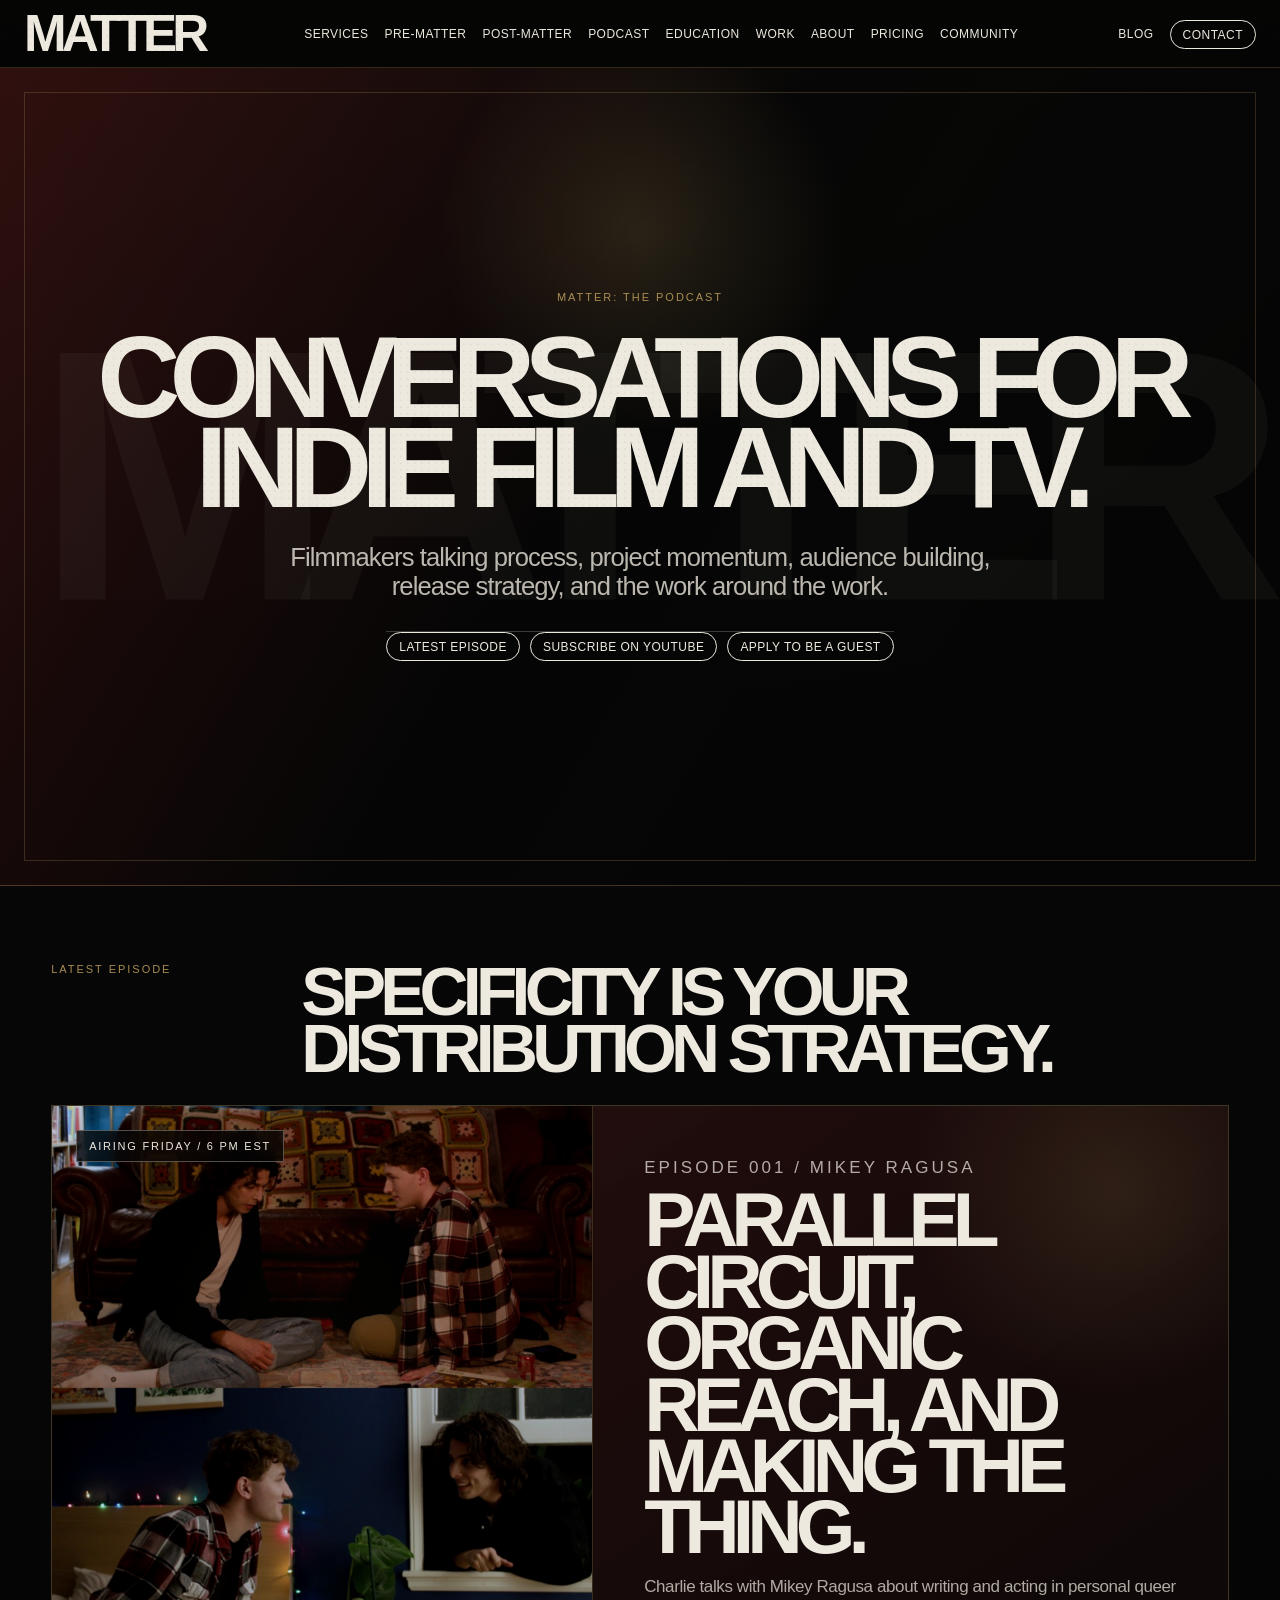
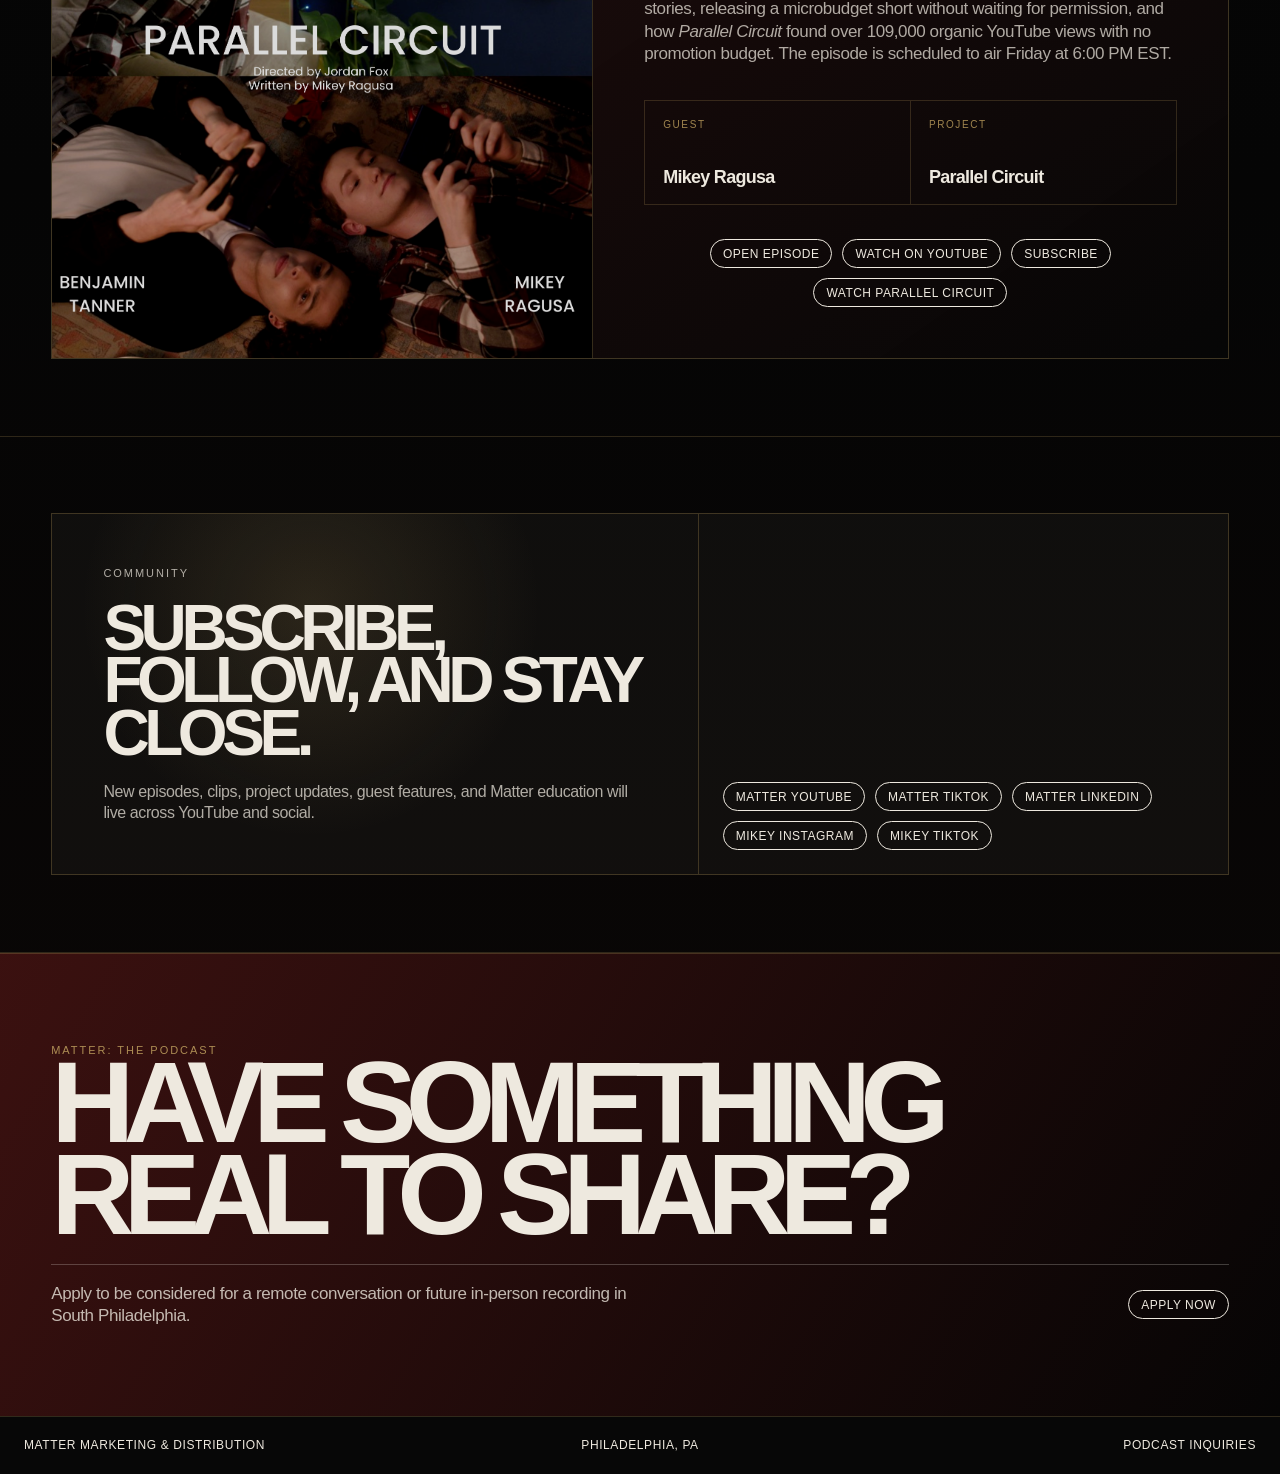
<file: podcast/index.html>
<!DOCTYPE html>
<html lang="en">
<head>
  <meta charset="UTF-8" />
  <meta name="viewport" content="width=device-width, initial-scale=1.0" />

  <title>Matter: The Podcast | Indie Film & TV Conversations</title>
  <meta name="description" content="Matter: The Podcast is a conversation series for indie film and TV creators, featuring filmmakers, creatives, and industry professionals discussing projects, process, release, and the work around the work." />

  <link rel="canonical" href="https://www.matterdistribution.com/podcast/" />
  <link rel="icon" href="/assets/images/favicon.ico">
  <link rel="icon" type="image/png" sizes="32x32" href="/assets/images/favicon-32x32.png">
  <link rel="icon" type="image/png" sizes="16x16" href="/assets/images/favicon-16x16.png">
  <link rel="apple-touch-icon" href="/assets/images/apple-touch-icon.png">

  <meta property="og:site_name" content="Matter Marketing & Distribution" />
  <meta property="og:title" content="Matter: The Podcast | Indie Film & TV Conversations" />
  <meta property="og:description" content="A conversation series for indie film and TV creators featuring filmmakers, creatives, and industry professionals discussing projects, process, release, and the work around the work." />
  <meta property="og:url" content="https://www.matterdistribution.com/podcast/" />
  <meta property="og:type" content="website" />

  <meta name="twitter:card" content="summary_large_image" />
  <meta name="twitter:title" content="Matter: The Podcast | Indie Film & TV Conversations" />
  <meta name="twitter:description" content="A conversation series for indie film and TV creators featuring filmmakers, creatives, and industry professionals." />

  <link rel="stylesheet" href="../assets/css/style.css" />
  <style>
    :root {
      --podcast-gold: #b99a5b;
      --podcast-wine: #3b1110;
      --podcast-ink: #050505;
      --podcast-cream: #eee9df;
      --podcast-muted: rgba(238,233,223,.72);
      --podcast-line: rgba(185,154,91,.28);
      --podcast-red: #b63326;
    }

    body {
      background:
        radial-gradient(circle at 50% -16%, rgba(185,154,91,.16), transparent 34%),
        linear-gradient(180deg, #080808, #050505 58%, #0b0706);
      color: var(--podcast-cream);
    }

    header {
      background: rgba(5,5,5,.94);
      border-bottom: 1px solid rgba(185,154,91,.24);
    }

    header a,
    header nav a,
    .header-right a {
      color: var(--podcast-cream);
    }

    .button:hover {
      background: var(--podcast-cream);
      color: var(--podcast-ink);
    }

    .podcast-kicker {
      margin: 0;
      color: rgba(185,154,91,.9);
      font-size: 11px;
      letter-spacing: .18em;
      text-transform: uppercase;
    }

    .podcast-hero {
      min-height: calc(100vh - 82px);
      display: grid;
      place-items: center;
      padding: clamp(46px, 7vw, 112px) clamp(22px, 4vw, 64px);
      border-bottom: 1px solid var(--podcast-line);
      position: relative;
      overflow: hidden;
      background:
        radial-gradient(circle at 50% 20%, rgba(185,154,91,.18), transparent 22%),
        linear-gradient(120deg, rgba(59,17,16,.72), rgba(5,5,5,.88) 46%, rgba(5,5,5,1));
    }

    .podcast-hero::before {
      content: "";
      position: absolute;
      inset: 24px;
      border: 1px solid rgba(185,154,91,.24);
      pointer-events: none;
      z-index: 4;
    }

    .podcast-hero::after {
      content: "MATTER";
      position: absolute;
      left: 50%;
      top: 50%;
      transform: translate(-50%, -50%);
      font-size: clamp(170px, 28vw, 560px);
      line-height: .7;
      letter-spacing: -.12em;
      font-weight: 900;
      color: rgba(238,233,223,.035);
      pointer-events: none;
      z-index: 0;
    }

    .hero-inner {
      position: relative;
      z-index: 2;
      display: flex;
      flex-direction: column;
      gap: 30px;
      text-align: center;
      align-items: center;
    }

    .hero-inner h1 {
      max-width: 1180px;
      margin: 0;
      font-size: clamp(64px, 9vw, 172px);
      line-height: .78;
      letter-spacing: -.095em;
      text-transform: uppercase;
    }

    .hero-inner p:not(.podcast-kicker) {
      max-width: 760px;
      margin: 0;
      color: rgba(238,233,223,.78);
      font-size: clamp(18px, 2vw, 28px);
      line-height: 1.14;
      letter-spacing: -.035em;
    }

    .hero-actions,
    .episode-actions,
    .community-links,
    .card-links {
      display: flex;
      flex-wrap: wrap;
      gap: 10px;
      justify-content: center;
    }

    .podcast-section {
      padding: clamp(42px, 6vw, 92px) clamp(22px, 4vw, 58px);
      border-bottom: 1px solid rgba(185,154,91,.22);
    }

    .section-head {
      display: grid;
      grid-template-columns: 220px 1fr;
      gap: 30px;
      align-items: start;
      margin-bottom: 28px;
    }

    .section-head h2 {
      margin: 0;
      max-width: 1060px;
      font-size: clamp(40px, 5.3vw, 104px);
      line-height: .84;
      letter-spacing: -.085em;
      text-transform: uppercase;
    }

    .episode-card {
      display: grid;
      grid-template-columns: .92fr 1.08fr;
      border: 1px solid var(--podcast-line);
      min-height: 620px;
      background: rgba(238,233,223,.035);
      overflow: hidden;
    }

    .episode-art {
      position: relative;
      min-height: 620px;
      border-right: 1px solid var(--podcast-line);
      background:
        linear-gradient(180deg, rgba(0,0,0,.12), rgba(0,0,0,.72)),
        radial-gradient(circle at 50% 26%, rgba(185,154,91,.18), transparent 24%),
        #070707;
      overflow: hidden;
    }

    .episode-art img {
      width: 100%;
      height: 100%;
      object-fit: cover;
      display: block;
      opacity: .86;
      filter: saturate(.9) contrast(1.05);
      transition: transform .7s ease, opacity .7s ease;
    }

    .episode-card:hover .episode-art img {
      transform: scale(1.035);
      opacity: .96;
    }

    .episode-art.image-missing::before {
      content: "Add still/poster image";
      position: absolute;
      inset: 26px;
      display: grid;
      place-items: center;
      border: 1px dashed rgba(185,154,91,.42);
      color: rgba(238,233,223,.62);
      font-size: 11px;
      letter-spacing: .16em;
      text-transform: uppercase;
      text-align: center;
      z-index: 2;
    }

    .episode-badge {
      position: absolute;
      left: 24px;
      top: 24px;
      z-index: 3;
      padding: 9px 12px;
      border: 1px solid rgba(238,233,223,.32);
      background: rgba(5,5,5,.72);
      backdrop-filter: blur(12px);
      color: var(--podcast-cream);
      font-size: 11px;
      letter-spacing: .16em;
      text-transform: uppercase;
    }

    .episode-info {
      padding: clamp(24px, 4vw, 56px);
      display: flex;
      flex-direction: column;
      justify-content: space-between;
      gap: 34px;
      background:
        radial-gradient(circle at 82% 10%, rgba(185,154,91,.14), transparent 22%),
        linear-gradient(145deg, rgba(59,17,16,.48), rgba(5,5,5,.78)),
        #090909;
    }

    .episode-info h3 {
      margin: 10px 0 18px;
      max-width: 920px;
      font-size: clamp(48px, 6vw, 118px);
      line-height: .8;
      letter-spacing: -.09em;
      text-transform: uppercase;
    }

    .episode-info p {
      margin: 0;
      max-width: 720px;
      color: var(--podcast-muted);
      font-size: 17px;
      line-height: 1.32;
    }

    .episode-meta {
      display: grid;
      grid-template-columns: repeat(2, 1fr);
      border-top: 1px solid rgba(185,154,91,.22);
      border-left: 1px solid rgba(185,154,91,.22);
    }

    .episode-meta div {
      min-height: 104px;
      padding: 18px;
      border-right: 1px solid rgba(185,154,91,.22);
      border-bottom: 1px solid rgba(185,154,91,.22);
      display: flex;
      flex-direction: column;
      justify-content: space-between;
      gap: 12px;
    }

    .episode-meta span {
      color: rgba(185,154,91,.85);
      font-size: 10px;
      letter-spacing: .16em;
      text-transform: uppercase;
    }

    .episode-meta strong {
      font-size: 18px;
      line-height: 1;
      letter-spacing: -.04em;
    }

    .insight-grid {
      display: grid;
      grid-template-columns: repeat(4, 1fr);
      border-top: 1px solid var(--podcast-line);
      border-left: 1px solid var(--podcast-line);
    }

    .insight-card {
      min-height: 260px;
      padding: 22px;
      border-right: 1px solid var(--podcast-line);
      border-bottom: 1px solid var(--podcast-line);
      background:
        linear-gradient(180deg, rgba(238,233,223,.055), transparent 62%),
        #090909;
      display: flex;
      flex-direction: column;
      justify-content: space-between;
      gap: 22px;
    }

    .insight-card h3 {
      margin: 0;
      font-size: clamp(28px, 3vw, 54px);
      line-height: .86;
      letter-spacing: -.075em;
      text-transform: uppercase;
    }

    .insight-card p {
      margin: 0;
      color: rgba(238,233,223,.72);
      line-height: 1.32;
      font-size: 15px;
    }

    .asset-strip {
      display: grid;
      grid-template-columns: repeat(3, 1fr);
      gap: 14px;
    }

    .asset-card {
      min-height: 360px;
      border: 1px solid var(--podcast-line);
      position: relative;
      overflow: hidden;
      background:
        radial-gradient(circle at 50% 24%, rgba(185,154,91,.18), transparent 24%),
        #080808;
    }

    .asset-card img {
      width: 100%;
      height: 100%;
      min-height: 360px;
      object-fit: cover;
      display: block;
      opacity: .86;
    }

    .asset-card.image-missing::before {
      content: attr(data-fallback);
      position: absolute;
      inset: 20px;
      border: 1px dashed rgba(185,154,91,.44);
      display: grid;
      place-items: center;
      text-align: center;
      color: rgba(238,233,223,.62);
      font-size: 11px;
      letter-spacing: .16em;
      text-transform: uppercase;
      padding: 20px;
    }

    .asset-label {
      position: absolute;
      left: 16px;
      right: 16px;
      bottom: 16px;
      z-index: 3;
      padding: 12px;
      border: 1px solid rgba(238,233,223,.22);
      background: rgba(5,5,5,.72);
      color: rgba(238,233,223,.82);
      font-size: 11px;
      letter-spacing: .14em;
      text-transform: uppercase;
    }

    .community-panel {
      display: grid;
      grid-template-columns: 1.1fr .9fr;
      border: 1px solid var(--podcast-line);
      background:
        radial-gradient(circle at 22% 26%, rgba(185,154,91,.16), transparent 24%),
        rgba(238,233,223,.035);
    }

    .community-copy {
      min-height: 360px;
      padding: clamp(24px, 4vw, 52px);
      border-right: 1px solid var(--podcast-line);
      display: flex;
      flex-direction: column;
      justify-content: space-between;
    }

    .community-copy h2 {
      margin: 0;
      max-width: 820px;
      font-size: clamp(42px, 5vw, 96px);
      line-height: .82;
      letter-spacing: -.085em;
      text-transform: uppercase;
    }

    .community-copy p {
      max-width: 600px;
      margin: 0;
      color: rgba(238,233,223,.72);
      line-height: 1.32;
    }

    .community-links {
      align-self: end;
      padding: 24px;
      justify-content: flex-start;
      align-content: end;
    }

    .podcast-footer-cta {
      padding: clamp(44px, 7vw, 110px) clamp(22px, 4vw, 58px);
      background:
        linear-gradient(120deg, rgba(59,17,16,.98), rgba(5,5,5,.98)),
        var(--podcast-wine);
      border-top: 1px solid var(--podcast-line);
    }

    .podcast-footer-cta h2 {
      max-width: 1160px;
      margin: 0 0 24px;
      font-size: clamp(56px, 9vw, 160px);
      line-height: .8;
      letter-spacing: -.095em;
      text-transform: uppercase;
    }

    .podcast-cta-line {
      display: grid;
      grid-template-columns: 1fr auto;
      gap: 24px;
      align-items: center;
      padding-top: 18px;
      border-top: 1px solid rgba(238,233,223,.24);
    }

    .podcast-cta-line p {
      max-width: 620px;
      margin: 0;
      color: rgba(238,233,223,.78);
      font-size: 17px;
      line-height: 1.28;
    }

    footer {
      border-top-color: rgba(185,154,91,.24);
    }

    @media (max-width: 1050px) {
      .section-head,
      .episode-card,
      .community-panel,
      .podcast-cta-line {
        grid-template-columns: 1fr;
      }

      .episode-art,
      .community-copy {
        border-right: 0;
        border-bottom: 1px solid var(--podcast-line);
      }

      .episode-meta,
      .insight-grid,
      .asset-strip {
        grid-template-columns: 1fr 1fr;
      }
    }

    @media (max-width: 720px) {
      .podcast-hero,
      .podcast-section,
      .podcast-footer-cta {
        padding-left: 18px;
        padding-right: 18px;
      }

      .hero-inner h1,
      .podcast-footer-cta h2 {
        font-size: clamp(54px, 15vw, 98px);
      }

      .episode-meta,
      .insight-grid,
      .asset-strip {
        grid-template-columns: 1fr;
      }
    }
  </style>
</head>
<body>
  <div class="grain"></div>

  <header>
    <a href="../index.html" class="brand">Matter</a>
    <nav aria-label="Main navigation">
      <a href="../services/index.html">Services</a>
      <a href="../pre-matter/index.html">Pre-Matter</a>
      <a href="../post-matter/index.html">Post-Matter</a>
      <a href="../podcast/index.html">Podcast</a>
      <a href="../education/index.html">Education</a>
      <a href="../work/index.html">Work</a>
      <a href="../about/index.html">About</a>
      <a href="../pricing/index.html">Pricing</a>
      <a href="../community/index.html">Community</a>
    </nav>
    <div class="header-right">
      <a href="../blog/index.html">Blog</a>
      <a class="button" href="../contact/index.html">Contact</a>
    </div>
  </header>

  <main>
    <section class="podcast-hero">
      <div class="hero-inner">
        <p class="podcast-kicker">Matter: The Podcast</p>
        <h1>Conversations for indie film and TV.</h1>
        <p>Filmmakers talking process, project momentum, audience building, release strategy, and the work around the work.</p>
        <div class="hero-actions">
          <a class="button" href="#latest">Latest episode</a>
          <a class="button" href="https://www.youtube.com/@MATTER_FILM" target="_blank" rel="noreferrer">Subscribe on YouTube</a>
          <a class="button" href="https://tally.so/r/Pd8e6e" target="_blank" rel="noreferrer">Apply to be a guest</a>
        </div>
      </div>
    </section>

    <section class="podcast-section" id="latest">
      <div class="section-head">
        <p class="podcast-kicker">Latest Episode</p>
        <h2>Specificity is your distribution strategy.</h2>
      </div>

      <article class="episode-card">
        <a class="episode-art" href="episodes/mikey-ragusa-parallel-circuit/index.html" aria-label="Open the Mikey Ragusa episode page">
          <span class="episode-badge">Airing Friday / 6 PM EST</span>
          <img src="../assets/images/podcast/parallel-circuit-poster.jpg" alt="Parallel Circuit poster or episode artwork" onerror="this.parentElement.classList.add('image-missing'); this.remove();" />
        </a>

        <div class="episode-info">
          <div>
            <p class="podcast-kicker">Episode 001 / Mikey Ragusa</p>
            <h3>Parallel Circuit, organic reach, and making the thing.</h3>
            <p>Charlie talks with Mikey Ragusa about writing and acting in personal queer stories, releasing a microbudget short without waiting for permission, and how <em>Parallel Circuit</em> found over 109,000 organic YouTube views with no promotion budget. The episode is scheduled to air Friday at 6:00 PM EST.</p>
          </div>

          <div class="episode-meta" aria-label="Episode details">
            <div><span>Guest</span><strong>Mikey Ragusa</strong></div>
            <div><span>Project</span><strong>Parallel Circuit</strong></div>
          </div>

          <div class="episode-actions">
            <a class="button" href="episodes/mikey-ragusa-parallel-circuit/index.html">Open episode</a>
            <a class="button" href="https://www.youtube.com/watch?v=uKrzWvCcvmI" target="_blank" rel="noreferrer">Watch on YouTube</a>
            <a class="button" href="https://www.youtube.com/@MATTER_FILM" target="_blank" rel="noreferrer">Subscribe</a>
            <a class="button" href="https://www.youtube.com/watch?v=9TPxVgfNVPY" target="_blank" rel="noreferrer">Watch Parallel Circuit</a>
          </div>
        </div>
      </article>
    </section>

    
    
    <section class="podcast-section">
      <div class="community-panel">
        <div class="community-copy">
          <p class="podcast-kicker">Community</p>
          <h2>Subscribe, follow, and stay close.</h2>
          <p>New episodes, clips, project updates, guest features, and Matter education will live across YouTube and social.</p>
        </div>

        <div class="community-links">
          <a class="button" href="https://www.youtube.com/@MATTER_FILM" target="_blank" rel="noreferrer">Matter YouTube</a>
          <a class="button" href="https://www.tiktok.com/@matter.distribution" target="_blank" rel="noreferrer">Matter TikTok</a>
          <a class="button" href="https://www.linkedin.com/company/matter-film-marketing-distribution/" target="_blank" rel="noreferrer">Matter LinkedIn</a>
          <a class="button" href="https://www.instagram.com/mikey_ragusa" target="_blank" rel="noreferrer">Mikey Instagram</a>
          <a class="button" href="https://www.tiktok.com/@mikey.ragusa" target="_blank" rel="noreferrer">Mikey TikTok</a>
        </div>
      </div>
    </section>

    <section class="podcast-footer-cta">
      <p class="podcast-kicker">Matter: The Podcast</p>
      <h2>Have something real to share?</h2>
      <div class="podcast-cta-line">
        <p>Apply to be considered for a remote conversation or future in-person recording in South Philadelphia.</p>
        <a class="button" href="https://tally.so/r/Pd8e6e" target="_blank" rel="noreferrer">Apply now</a>
      </div>
    </section>
  </main>

  <footer>
    <div>Matter Marketing & Distribution</div>
    <div>Philadelphia, PA</div>
    <div><a href="mailto:charliecooperfilms@gmail.com">Podcast inquiries</a></div>
  </footer>
</body>
</html>
</file>
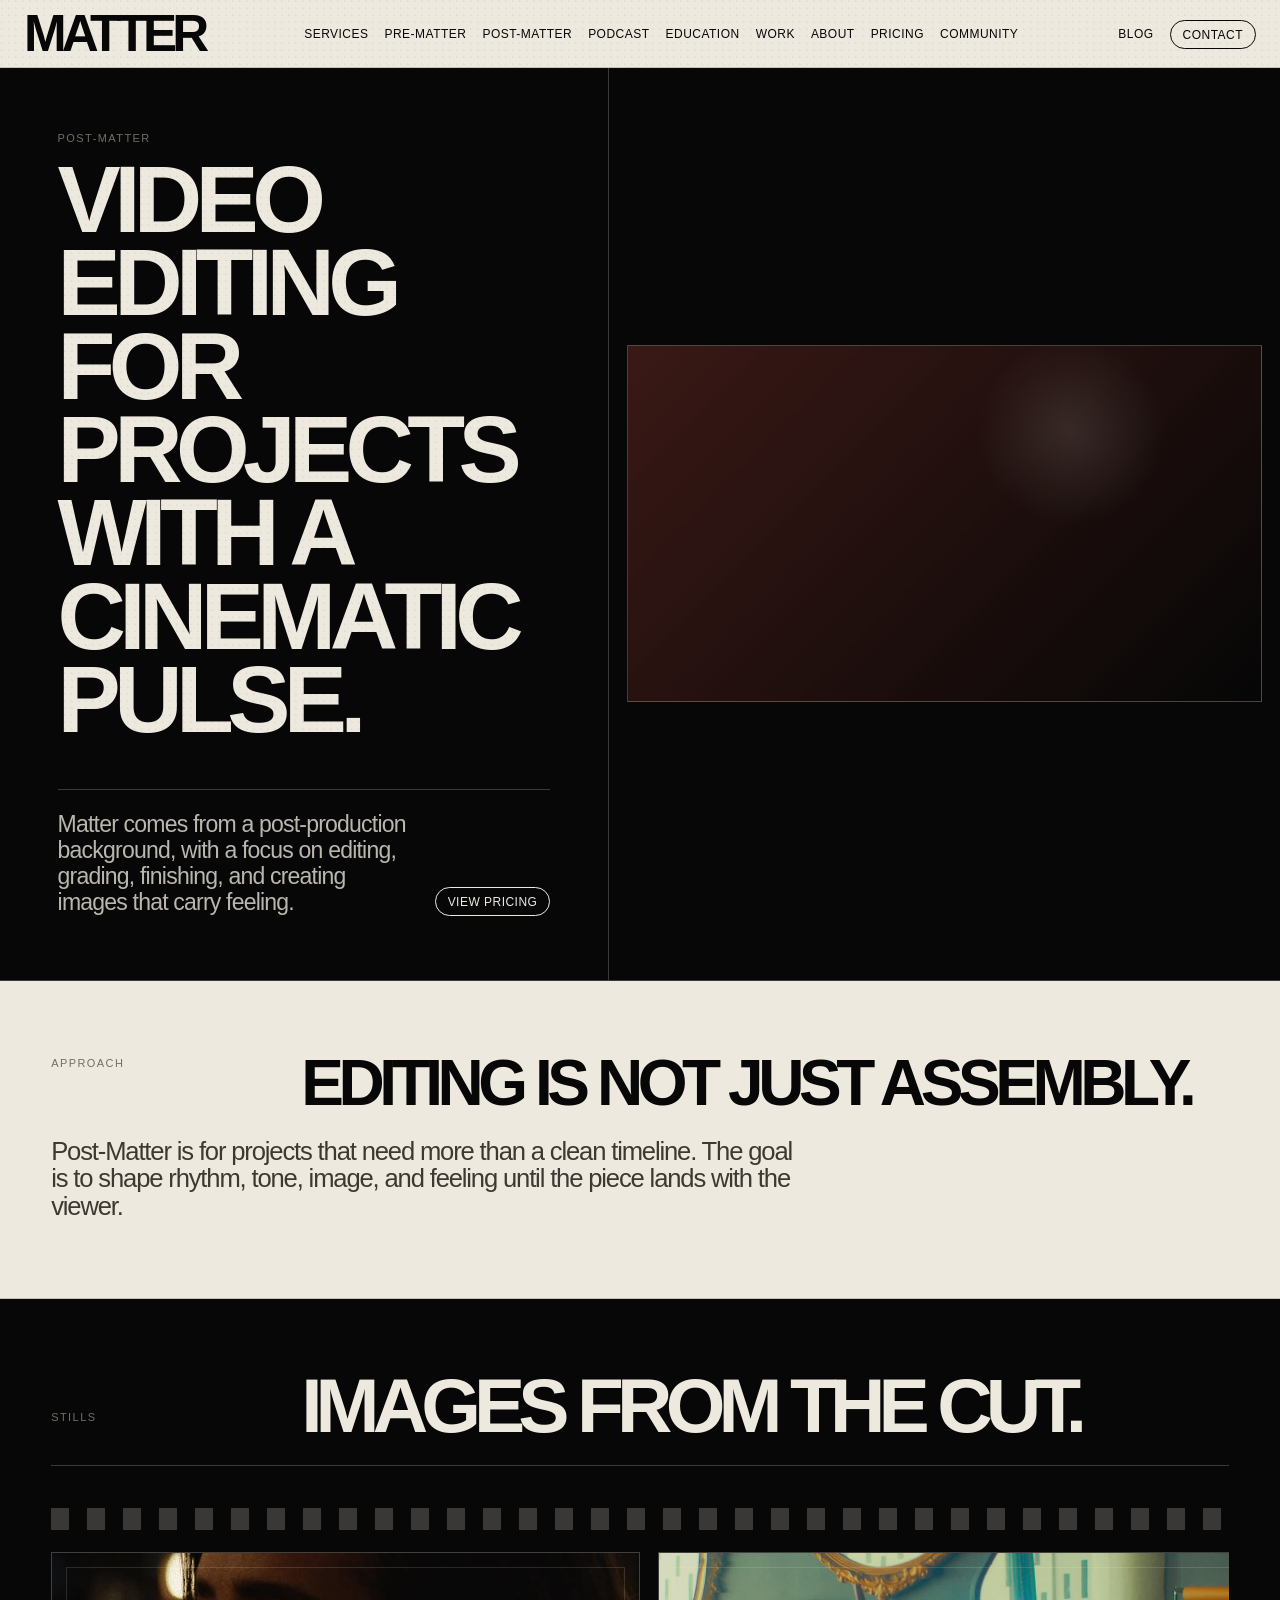
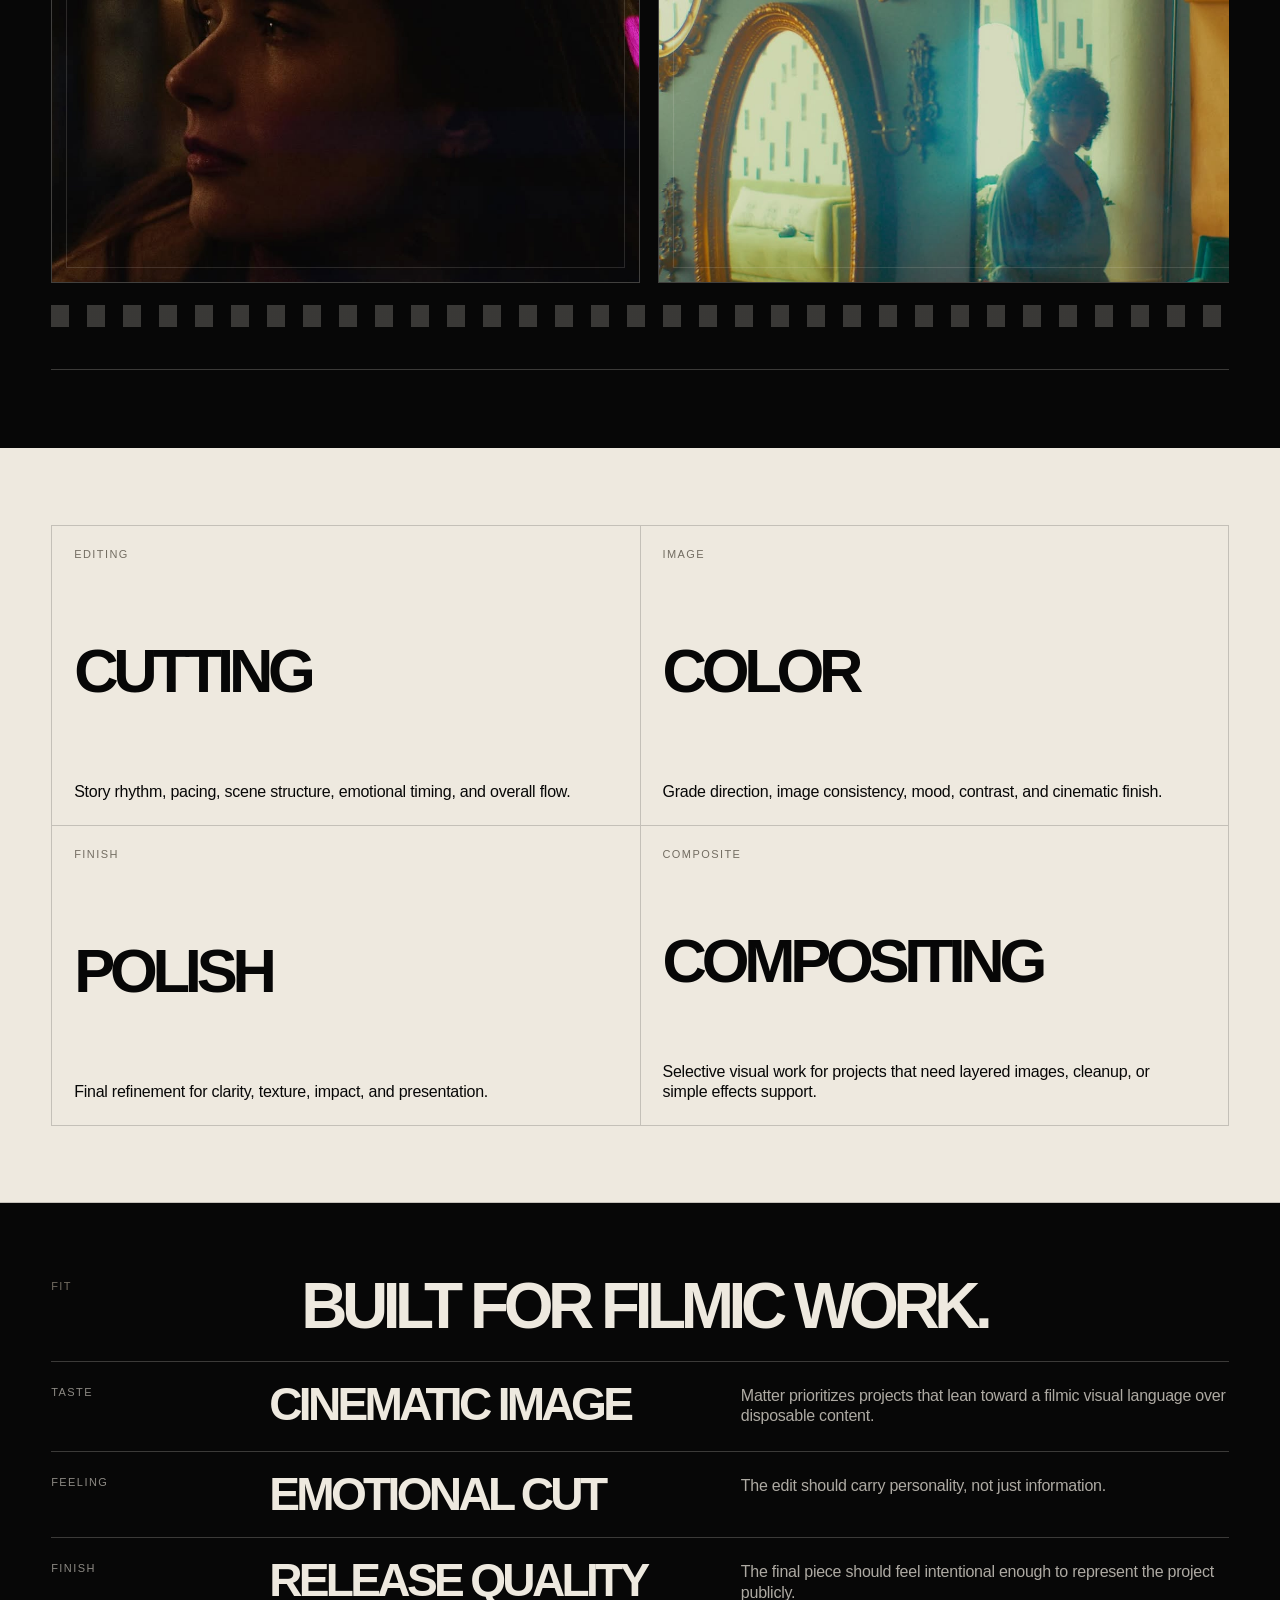
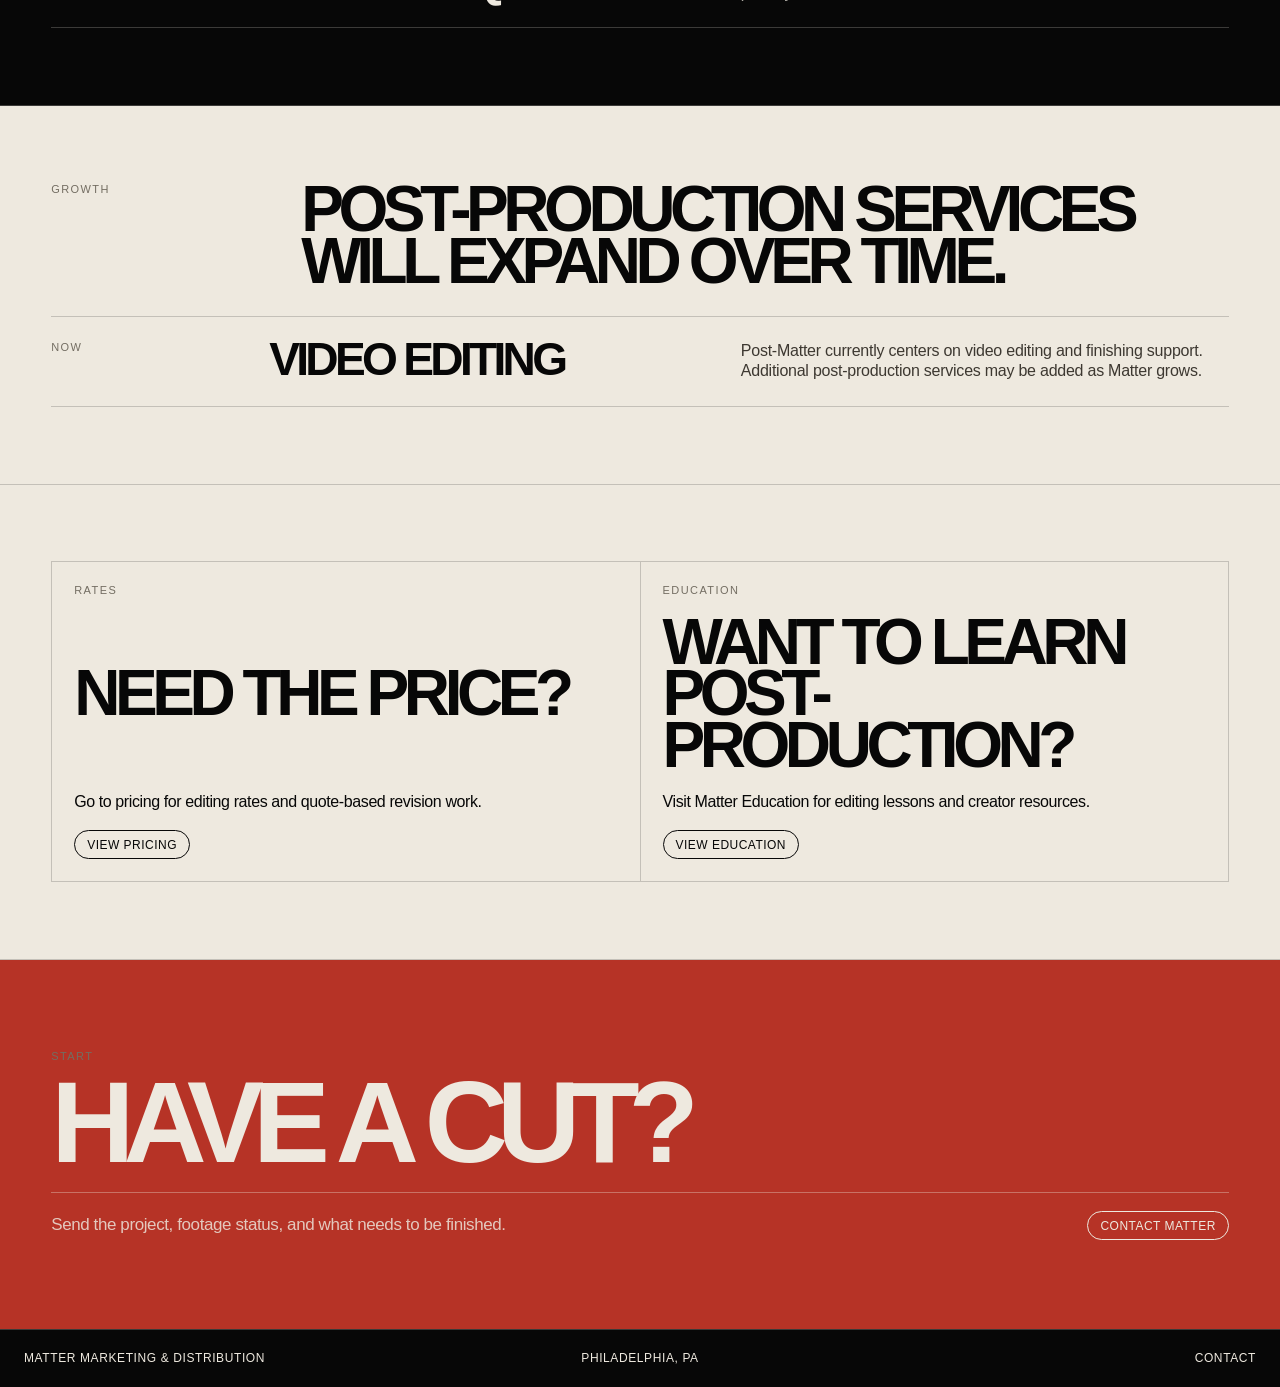
<file: post-matter/index.html>
<!DOCTYPE html>
<html lang="en">
<head>
  <meta charset="UTF-8" />
  <meta name="viewport" content="width=device-width, initial-scale=1.0" />

  <title>Post-Matter | Cinematic Video Editing & Post-Production | Matter</title>
  <meta name="description" content="Post-Matter offers cinematic video editing and post-production support for music videos, short films, features, and creative projects that need rhythm, polish, color, and a stronger final cut." />

  <link rel="canonical" href="https://www.matterdistribution.com/post-matter/" />
  <link rel="icon" href="/assets/images/favicon.ico">
<link rel="icon" type="image/png" sizes="32x32" href="/assets/images/favicon-32x32.png">
<link rel="icon" type="image/png" sizes="16x16" href="/assets/images/favicon-16x16.png">
<link rel="apple-touch-icon" href="/assets/images/apple-touch-icon.png">

  <meta property="og:site_name" content="Matter Marketing & Distribution" />
  <meta property="og:title" content="Post-Matter | Cinematic Video Editing & Post-Production | Matter" />
  <meta property="og:description" content="Cinematic video editing and post-production support for projects that need rhythm, feeling, polish, color, and a stronger final cut." />
  <meta property="og:url" content="https://www.matterdistribution.com/post-matter/" />
  <meta property="og:type" content="website" />

  <meta name="twitter:card" content="summary" />
  <meta name="twitter:title" content="Post-Matter | Cinematic Video Editing & Post-Production | Matter" />
  <meta name="twitter:description" content="Cinematic video editing and post-production support for projects that need rhythm, feeling, polish, color, and a stronger final cut." />

  <link rel="stylesheet" href="../assets/css/style.css" />
  <style>
    .post-hero {
      min-height: calc(100vh - 82px);
      display: grid;
      grid-template-columns: .9fr 1.1fr;
      background: var(--black);
      color: var(--cream);
      border-bottom: 1px solid var(--line-light);
    }

    .post-panel {
      padding: 18px;
      border-right: 1px solid var(--line-light);
    }

    .post-frame {
      min-height: 100%;
      padding: 28px;
      display: flex;
      flex-direction: column;
      justify-content: space-between;
      position: relative;
      overflow: hidden;
      background:
        radial-gradient(circle at 32% 24%, rgba(238, 233, 223, .2), transparent 18%),
        linear-gradient(135deg, rgba(182, 51, 38, .38), rgba(10, 10, 10, .52) 38%, rgba(5, 5, 5, .98)),
        #101010;
    }

    .post-frame::before {
      content: "";
      position: absolute;
      inset: 0;
      border: 1px solid rgba(238, 233, 223, .24);
      pointer-events: none;
    }

    .post-frame h2 {
      margin: 0;
      max-width: 760px;
      font-size: clamp(48px, 6vw, 112px);
      line-height: .8;
      letter-spacing: -.09em;
      text-transform: uppercase;
    }

    .post-meta {
      display: flex;
      justify-content: space-between;
      gap: 20px;
      color: rgba(238, 233, 223, .68);
      font-size: 11px;
      letter-spacing: .16em;
      text-transform: uppercase;
    }

    .post-hero-copy {
      padding: clamp(36px, 5vw, 76px) clamp(28px, 4.5vw, 68px);
      display: flex;
      flex-direction: column;
      justify-content: space-between;
      gap: 48px;
    }

    .post-hero-copy h1 {
      margin-bottom: 0;
      max-width: 980px;
      font-size: clamp(54px, 7.4vw, 124px);
      line-height: .88;
      letter-spacing: -.07em;
      text-transform: uppercase;
    }

    .post-hero-bottom {
      display: grid;
      grid-template-columns: 1fr auto;
      align-items: end;
      gap: 28px;
      padding-top: 22px;
      border-top: 1px solid var(--line-light);
    }

    .post-hero-bottom p {
      margin-bottom: 0;
      max-width: 650px;
      color: rgba(238, 233, 223, .78);
      font-size: clamp(18px, 1.8vw, 25px);
      line-height: 1.12;
      letter-spacing: -.035em;
    }

    .post-hero .button:hover {
      background: var(--cream);
      color: var(--black);
    }

    .post-section {
      padding: clamp(38px, 6vw, 86px) clamp(24px, 4vw, 58px);
      border-bottom: 1px solid var(--line);
    }

    .post-section.dark {
      background: var(--black);
      color: var(--cream);
      border-bottom-color: var(--line-light);
    }

    .post-head {
      display: grid;
      grid-template-columns: 220px 1fr;
      gap: 30px;
      align-items: start;
      margin-bottom: 28px;
    }

    .post-head h2 {
      margin: 0;
      max-width: 900px;
      font-size: clamp(40px, 5vw, 92px);
      line-height: .82;
      letter-spacing: -.085em;
      text-transform: uppercase;
    }

    .post-text {
      max-width: 760px;
      margin: 0;
      color: #3d3831;
      font-size: clamp(19px, 2vw, 30px);
      line-height: 1.08;
      letter-spacing: -.045em;
    }

    .dark .post-text {
      color: rgba(238, 233, 223, .78);
    }

    .post-grid {
      display: grid;
      grid-template-columns: 1fr 1fr;
      border-top: 1px solid var(--line);
      border-left: 1px solid var(--line);
    }

    .post-card {
      position: relative;
      min-height: 300px;
      padding: 22px;
      border-right: 1px solid var(--line);
      border-bottom: 1px solid var(--line);
      display: flex;
      flex-direction: column;
      justify-content: space-between;
      overflow: hidden;
      isolation: isolate;
      transition: background .28s ease, color .28s ease, transform .28s ease;
    }

    .post-card::before,
    .post-card::after {
      content: "";
      position: absolute;
      inset: 0;
      pointer-events: none;
      opacity: 0;
      transition: opacity .28s ease, transform .45s ease, filter .45s ease;
      z-index: -1;
    }

    .post-card:hover {
      background: var(--black);
      color: var(--cream);
      transform: translateY(-2px);
    }

    .post-card:hover .label {
      color: rgba(238, 233, 223, .58);
    }

    .post-card h3 {
      margin: 0;
      max-width: 620px;
      font-size: clamp(38px, 4.8vw, 90px);
      line-height: .8;
      letter-spacing: -.085em;
      text-transform: uppercase;
      transition: transform .28s ease, letter-spacing .28s ease, filter .28s ease;
    }

    .post-card p {
      max-width: 520px;
      margin: 0;
      color: inherit;
      font-size: 16px;
      line-height: 1.28;
      letter-spacing: -.015em;
      position: relative;
      z-index: 2;
    }

    .cut-card::before {
      background:
        linear-gradient(105deg, transparent 0 42%, rgba(238, 233, 223, .38) 42% 43%, transparent 43% 100%),
        linear-gradient(75deg, transparent 0 54%, rgba(182, 51, 38, .56) 54% 55%, transparent 55% 100%);
      transform: translateX(-22%);
    }

    .cut-card::after {
      inset: 48% 0 auto 0;
      height: 1px;
      background: rgba(238, 233, 223, .62);
      transform: translateX(-100%);
    }

    .cut-card:hover::before,
    .cut-card:hover::after {
      opacity: 1;
      transform: translateX(0);
    }

    .cut-card:hover h3 {
      transform: translateX(10px);
      letter-spacing: -.095em;
    }

    .color-card::before {
      background:
        radial-gradient(circle at 20% 30%, rgba(255, 60, 42, .5), transparent 22%),
        radial-gradient(circle at 80% 25%, rgba(80, 140, 255, .38), transparent 24%),
        radial-gradient(circle at 45% 80%, rgba(255, 212, 88, .34), transparent 25%),
        #0b0b0b;
      filter: saturate(.2);
      transform: scale(1.08);
    }

    .color-card:hover::before {
      opacity: 1;
      filter: saturate(1.25);
      transform: scale(1);
    }

    .color-card:hover h3 {
      filter: drop-shadow(2px 0 rgba(255, 60, 42, .45)) drop-shadow(-2px 0 rgba(80, 140, 255, .35));
    }

    .polish-card::before {
      inset: -40%;
      background:
        linear-gradient(115deg, transparent 0 38%, rgba(255, 255, 255, .38) 46%, transparent 54% 100%),
        linear-gradient(145deg, rgba(255,255,255,.08), rgba(255,255,255,.02));
      transform: translateX(-45%) rotate(8deg);
      backdrop-filter: blur(6px);
    }

    .polish-card::after {
      inset: 16px;
      border: 1px solid rgba(255,255,255,.28);
      background: rgba(255,255,255,.035);
      backdrop-filter: blur(4px);
      border-radius: 2px;
      transform: scale(.97);
    }

    .polish-card:hover::before,
    .polish-card:hover::after {
      opacity: 1;
    }

    .polish-card:hover::before {
      transform: translateX(22%) rotate(8deg);
    }

    .polish-card:hover::after {
      transform: scale(1);
    }

    .polish-card:hover h3 {
      transform: translateY(-4px);
    }

    .composite-card::before {
      background:
        linear-gradient(90deg, rgba(238,233,223,.08), rgba(238,233,223,.02)),
        repeating-linear-gradient(0deg, transparent 0 44px, rgba(238,233,223,.12) 44px 45px),
        repeating-linear-gradient(90deg, transparent 0 54px, rgba(238,233,223,.1) 54px 55px),
        #0b0b0b;
      transform: scale(1.08);
    }

    .composite-card::after {
      inset: 18px;
      background:
        linear-gradient(135deg, rgba(182, 51, 38, .5) 0 38%, transparent 38%),
        linear-gradient(45deg, transparent 0 52%, rgba(238, 233, 223, .16) 52% 72%, transparent 72%),
        radial-gradient(circle at 78% 30%, rgba(238, 233, 223, .18), transparent 18%);
      clip-path: polygon(0 0, 62% 0, 48% 44%, 100% 44%, 100% 100%, 0 100%);
      transform: translate(18px, 12px) scale(.96);
    }

    .composite-card:hover::before,
    .composite-card:hover::after {
      opacity: 1;
      transform: translate(0, 0) scale(1);
    }

    .composite-card:hover h3 {
      transform: translate(-4px, -4px);
    }

    @media (prefers-reduced-motion: reduce) {
      .post-card,
      .post-card::before,
      .post-card::after,
      .post-card h3 {
        transition: none;
      }

      .post-card:hover {
        transform: none;
      }
    }

    .post-list {
      border-top: 1px solid var(--line-light);
    }

    .post-row {
      display: grid;
      grid-template-columns: 190px 1fr 1.1fr;
      gap: 28px;
      padding: 24px 0;
      border-bottom: 1px solid var(--line-light);
      align-items: start;
    }

    .post-row h3 {
      margin: 0;
      font-size: clamp(30px, 3.6vw, 68px);
      line-height: .82;
      letter-spacing: -.08em;
      text-transform: uppercase;
    }

    .post-row p {
      margin: 0;
      max-width: 640px;
      color: rgba(238, 233, 223, .72);
      font-size: 16px;
      line-height: 1.28;
      letter-spacing: -.015em;
    }

    .post-links {
      display: grid;
      grid-template-columns: 1fr 1fr;
      border-top: 1px solid var(--line);
      border-left: 1px solid var(--line);
    }

    .post-link-card {
      min-height: 320px;
      padding: 22px;
      border-right: 1px solid var(--line);
      border-bottom: 1px solid var(--line);
      display: flex;
      flex-direction: column;
      justify-content: space-between;
      transition: background .2s ease, color .2s ease;
    }

    .post-link-card:hover {
      background: var(--black);
      color: var(--cream);
    }

    .post-link-card:hover .label {
      color: rgba(238, 233, 223, .58);
    }

    .post-link-card h3 {
      margin: 0;
      max-width: 640px;
      font-size: clamp(44px, 5vw, 96px);
      line-height: .8;
      letter-spacing: -.085em;
      text-transform: uppercase;
    }

    .post-link-card p {
      margin: 0 0 18px;
      max-width: 500px;
      color: inherit;
      font-size: 16px;
      line-height: 1.28;
    }

    .post-cta {
      padding: clamp(44px, 7vw, 110px) clamp(24px, 4vw, 58px);
      background: var(--red);
      color: var(--cream);
    }

    .post-cta h2 {
      max-width: 1160px;
      margin: 0 0 24px;
      font-size: clamp(56px, 9vw, 160px);
      line-height: .8;
      letter-spacing: -.095em;
      text-transform: uppercase;
    }

    .post-cta-line {
      display: grid;
      grid-template-columns: 1fr auto;
      gap: 24px;
      align-items: center;
      padding-top: 18px;
      border-top: 1px solid rgba(238, 233, 223, .34);
    }

    .post-cta-line p {
      max-width: 560px;
      margin: 0;
      color: rgba(238, 233, 223, .82);
      font-size: 17px;
      line-height: 1.28;
    }

    .post-cta .button:hover {
      background: var(--cream);
      color: var(--black);
    }

    @media (max-width: 1050px) {
      .post-hero,
      .post-head,
      .post-row,
      .post-cta-line {
        grid-template-columns: 1fr;
      }

      .post-panel {
        border-right: 0;
        border-bottom: 1px solid var(--line-light);
      }

      .post-frame {
        min-height: 460px;
      }
    }

    @media (max-width: 720px) {
      .post-hero-copy,
      .post-section,
      .post-cta {
        padding-left: 18px;
        padding-right: 18px;
      }

      .post-hero-bottom,
      .post-grid,
      .post-links {
        grid-template-columns: 1fr;
      }

      .post-card,
      .post-link-card {
        min-height: 260px;
      }

      .post-frame h2 {
        font-size: clamp(46px, 14vw, 88px);
      }
    }
          .post-hero {
      grid-template-columns: .95fr 1.05fr;
      align-items: stretch;
    }

    .post-video-panel {
      padding: 18px;
      border-left: 1px solid var(--line-light);
      display: grid;
      align-items: center;
    }

    .post-video-frame {
      position: relative;
      width: 100%;
      aspect-ratio: 16 / 9;
      border: 1px solid rgba(238, 233, 223, .24);
      background:
        radial-gradient(circle at 70% 24%, rgba(238, 233, 223, .12), transparent 18%),
        linear-gradient(135deg, rgba(182, 51, 38, .25), rgba(5, 5, 5, .9)),
        #101010;
      overflow: hidden;
    }

    .post-video-frame iframe {
      position: absolute;
      inset: 0;
      width: 100%;
      height: 100%;
    }

    @media (max-width: 1050px) {
      .post-hero {
        grid-template-columns: 1fr;
      }

      .post-video-panel {
        border-left: 0;
        border-top: 1px solid var(--line-light);
      }
    }

    .post-hero-copy {
      border-left: 0;
      border-right: 0;
    }

       .filmstrip-section {
      padding: clamp(42px, 6vw, 92px) clamp(24px, 4vw, 58px);
      border-bottom: 1px solid var(--line);
      background: var(--black);
      color: var(--cream);
      overflow: hidden;
    }

    .filmstrip-head {
      display: grid;
      grid-template-columns: 220px 1fr;
      gap: 30px;
      align-items: end;
      margin-bottom: 28px;
    }

    .filmstrip-head h2 {
      margin: 0;
      max-width: 980px;
      font-size: clamp(44px, 6vw, 118px);
      line-height: .8;
      letter-spacing: -.09em;
      text-transform: uppercase;
    }

    .filmstrip-wrap {
      position: relative;
      border-top: 1px solid var(--line-light);
      border-bottom: 1px solid var(--line-light);
      padding: 42px 0;
      overflow-x: auto;
      scroll-snap-type: x mandatory;
      cursor: grab;
      scroll-behavior: smooth;
    }

    .filmstrip-wrap:active {
      cursor: grabbing;
    }

    .filmstrip-wrap::-webkit-scrollbar {
      height: 10px;
    }

    .filmstrip-wrap::-webkit-scrollbar-thumb {
      background: rgba(238, 233, 223, .22);
      border-radius: 999px;
    }

    .filmstrip-wrap::before,
    .filmstrip-wrap::after {
      content: "";
      position: sticky;
      left: 0;
      right: 0;
      display: block;
      height: 22px;
      background:
        repeating-linear-gradient(
          90deg,
          rgba(238, 233, 223, .22) 0 18px,
          transparent 18px 36px
        );
      z-index: 3;
      pointer-events: none;
    }

    .filmstrip-wrap::before {
      top: 0;
      margin-bottom: 22px;
    }

    .filmstrip-wrap::after {
      bottom: 0;
      margin-top: 22px;
    }

    .filmstrip-track {
      display: grid;
      grid-auto-flow: column;
      grid-auto-columns: minmax(420px, 46vw);
      gap: 18px;
      width: max-content;
      will-change: transform;
    }

    .film-frame {
      margin: 0;
      aspect-ratio: 16 / 9;
      border: 1px solid rgba(238, 233, 223, .22);
      background: #101010;
      overflow: hidden;
      scroll-snap-align: start;
      position: relative;
    }

    .film-frame::before {
      content: "";
      position: absolute;
      inset: 14px;
      border: 1px solid rgba(238, 233, 223, .14);
      z-index: 2;
      pointer-events: none;
    }

    .film-frame img {
      width: 100%;
      height: 100%;
      display: block;
      object-fit: cover;
      filter: saturate(.92) contrast(1.05);
      transition: transform .35s ease, filter .35s ease;
    }

    .film-frame:hover img {
      transform: scale(1.035);
      filter: saturate(1.1) contrast(1.08);
    }

    @media (max-width: 900px) {
      .filmstrip-head {
        grid-template-columns: 1fr;
      }

      .filmstrip-track {
        grid-auto-columns: 86vw;
      }
    }

  </style>
</head>

<body>
  <div class="grain"></div>

  <header>
    <a href="../index.html" class="brand">Matter</a>
    <nav aria-label="Main navigation">
      <a href="../services/index.html">Services</a>
      <a href="../pre-matter/index.html">Pre-Matter</a>
      <a href="../post-matter/index.html">Post-Matter</a>
      <a href="../podcast/index.html">Podcast</a>
      <a href="../education/index.html">Education</a>
      <a href="../work/index.html">Work</a>
      <a href="../about/index.html">About</a>
      <a href="../pricing/index.html">Pricing</a>
      <a href="../community/index.html">Community</a>
    </nav>
    <div class="header-right">
      <a href="../blog/index.html">Blog</a>
      <a class="button" href="../contact/index.html">Contact</a>
    </div>
  </header>

  <main>
    <section class="post-hero">
  

          <div class="post-hero-copy">
        <div>
          <p class="eyebrow">Post-Matter</p>
          <h1>Video editing for projects with a cinematic pulse.</h1>
        </div>

        <div class="post-hero-bottom">
          <p>Matter comes from a post-production background, with a focus on editing, grading, finishing, and creating images that carry feeling.</p>
          <a class="button" href="../pricing/index.html">View pricing</a>
        </div>
      </div>

      <aside class="post-video-panel">
        <div class="post-video-frame">
          <iframe
            src="https://www.youtube.com/embed/Awluz-1P5oo?si=aJ3pjg_eVhZu8r_B"
            title="Post-Matter video"
            frameborder="0"
            allow="accelerometer; autoplay; clipboard-write; encrypted-media; gyroscope; picture-in-picture; web-share"
            allowfullscreen>
          </iframe>
        </div>
      </aside>
    </section>

    <section class="post-section">
      <div class="post-head">
        <p class="eyebrow">Approach</p>
        <h2>Editing is not just assembly.</h2>
      </div>

      <p class="post-text">Post-Matter is for projects that need more than a clean timeline. The goal is to shape rhythm, tone, image, and feeling until the piece lands with the viewer.</p>
    </section>

    <section class="filmstrip-section" aria-label="Post-Matter stills carousel">
      <div class="filmstrip-head">
        <p class="eyebrow">Stills</p>
        <h2>Images from the cut.</h2>
      </div>

      <div class="filmstrip-wrap" id="postFilmstrip">
        <div class="filmstrip-track" id="postFilmstripTrack"></div>
      </div>
    </section>

    <section class="post-section">
      <div class="post-grid">
        <article class="post-card cut-card">
          <span class="label">Editing</span>
          <h3>Cutting</h3>
          <p>Story rhythm, pacing, scene structure, emotional timing, and overall flow.</p>
        </article>

        <article class="post-card color-card">
          <span class="label">Image</span>
          <h3>Color</h3>
          <p>Grade direction, image consistency, mood, contrast, and cinematic finish.</p>
        </article>

        <article class="post-card polish-card">
          <span class="label">Finish</span>
          <h3>Polish</h3>
          <p>Final refinement for clarity, texture, impact, and presentation.</p>
        </article>

        <article class="post-card composite-card">
          <span class="label">Composite</span>
          <h3>Compositing</h3>
          <p>Selective visual work for projects that need layered images, cleanup, or simple effects support.</p>
        </article>
      </div>
    </section>

    <section class="post-section dark">
      <div class="post-head">
        <p class="eyebrow">Fit</p>
        <h2>Built for filmic work.</h2>
      </div>

      <div class="post-list">
        <div class="post-row">
          <span class="label">Taste</span>
          <h3>Cinematic Image</h3>
          <p>Matter prioritizes projects that lean toward a filmic visual language over disposable content.</p>
        </div>

        <div class="post-row">
          <span class="label">Feeling</span>
          <h3>Emotional Cut</h3>
          <p>The edit should carry personality, not just information.</p>
        </div>

        <div class="post-row">
          <span class="label">Finish</span>
          <h3>Release Quality</h3>
          <p>The final piece should feel intentional enough to represent the project publicly.</p>
        </div>
      </div>
    </section>

    <section class="post-section">
      <div class="post-head">
        <p class="eyebrow">Growth</p>
        <h2>Post-production services will expand over time.</h2>
      </div>

      <div class="post-list" style="border-top: 1px solid var(--line);">
        <div class="post-row" style="border-bottom: 1px solid var(--line);">
          <span class="label">Now</span>
          <h3>Video Editing</h3>
          <p style="color:#3d3831;">Post-Matter currently centers on video editing and finishing support. Additional post-production services may be added as Matter grows.</p>
        </div>
      </div>
    </section>

    <section class="post-section">
      <div class="post-links">
        <a class="post-link-card" href="../pricing/index.html">
          <span class="label">Rates</span>
          <h3>Need the price?</h3>
          <div>
            <p>Go to pricing for editing rates and quote-based revision work.</p>
            <span class="button">View pricing</span>
          </div>
        </a>

        <a class="post-link-card" href="../education/index.html">
          <span class="label">Education</span>
          <h3>Want to learn post-production?</h3>
          <div>
            <p>Visit Matter Education for editing lessons and creator resources.</p>
            <span class="button">View education</span>
          </div>
        </a>
      </div>
    </section>

    <section class="post-cta">
      <p class="eyebrow">Start</p>
      <h2>Have a cut?</h2>
      <div class="post-cta-line">
        <p>Send the project, footage status, and what needs to be finished.</p>
        <a class="button" href="../contact/index.html">Contact Matter</a>
      </div>
    </section>
  </main>

  <footer>
    <div>Matter Marketing & Distribution</div>
    <div>Philadelphia, PA</div>
    <div><a href="../contact/index.html">Contact</a></div>
  </footer>
  <script>
    const filmstripWrap = document.getElementById("postFilmstrip");
    const filmstripTrack = document.getElementById("postFilmstripTrack");

    const stillCount = 55;
    const stills = Array.from({ length: stillCount }, (_, index) => index + 1);

    function shuffleImages(array) {
      const shuffled = [...array];

      for (let i = shuffled.length - 1; i > 0; i--) {
        const randomIndex = Math.floor(Math.random() * (i + 1));
        [shuffled[i], shuffled[randomIndex]] = [shuffled[randomIndex], shuffled[i]];
      }

      return shuffled;
    }

    function createFilmFrame(number) {
      const frame = document.createElement("figure");
      frame.className = "film-frame";

      const image = document.createElement("img");
      image.src = `../assets/img/post-stills/still-${number}.jpg`;
      image.alt = `Post-Matter project still ${number}`;
      image.loading = "lazy";

      frame.appendChild(image);
      return frame;
    }

    function buildFilmstrip() {
      const randomizedStills = shuffleImages(stills);

      randomizedStills.forEach((number) => {
        filmstripTrack.appendChild(createFilmFrame(number));
      });

      randomizedStills.forEach((number) => {
        filmstripTrack.appendChild(createFilmFrame(number));
      });
    }

    buildFilmstrip();

    let autoScrollActive = true;
    let animationFrameId;

    function autoScrollFilmstrip() {
      if (autoScrollActive && filmstripWrap) {
        filmstripWrap.scrollLeft += 0.55;

        const halfwayPoint = filmstripWrap.scrollWidth / 2;

        if (filmstripWrap.scrollLeft >= halfwayPoint) {
          filmstripWrap.scrollLeft = 0;
        }
      }

      animationFrameId = requestAnimationFrame(autoScrollFilmstrip);
    }

    filmstripWrap.addEventListener("mouseenter", () => {
      autoScrollActive = false;
    });

    filmstripWrap.addEventListener("mouseleave", () => {
      autoScrollActive = true;
    });

    filmstripWrap.addEventListener("touchstart", () => {
      autoScrollActive = false;
    }, { passive: true });

    filmstripWrap.addEventListener("touchend", () => {
      autoScrollActive = true;
    });

    autoScrollFilmstrip();
  </script>
</body>
</html>
</file>
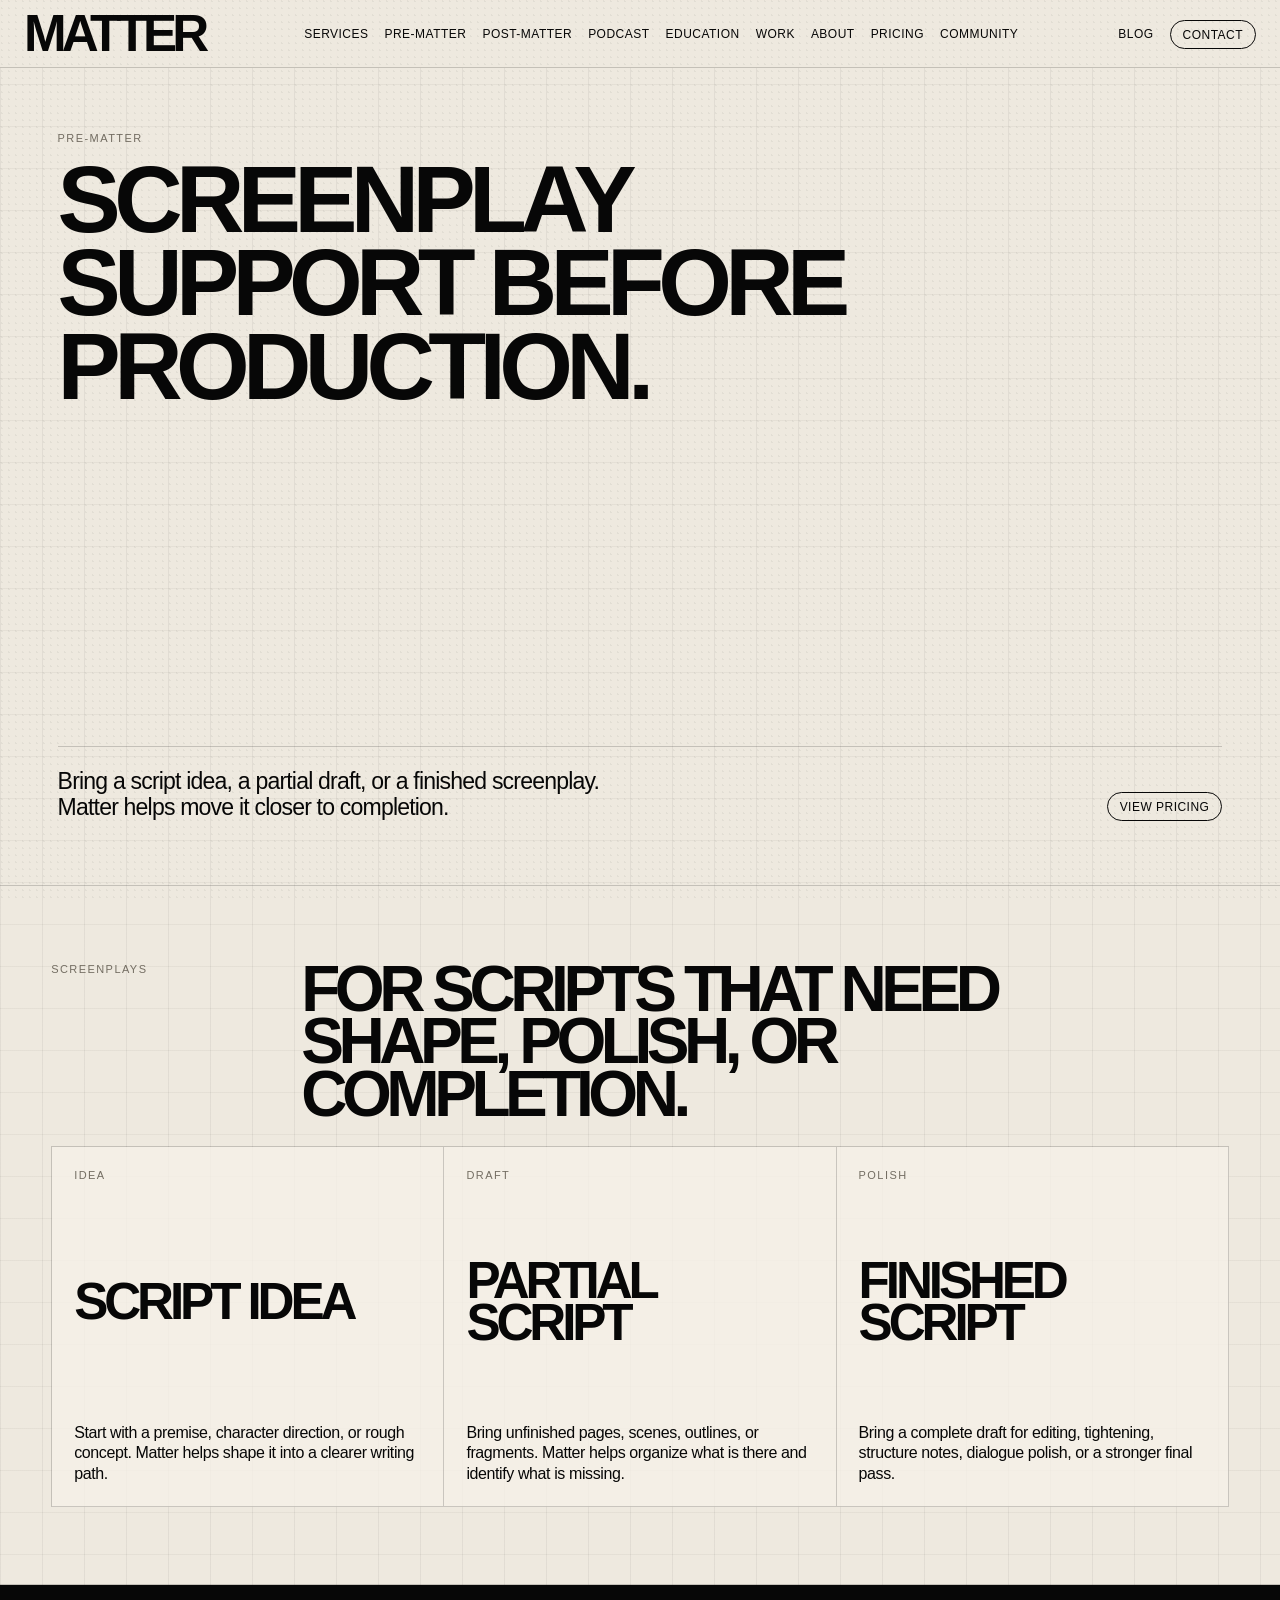
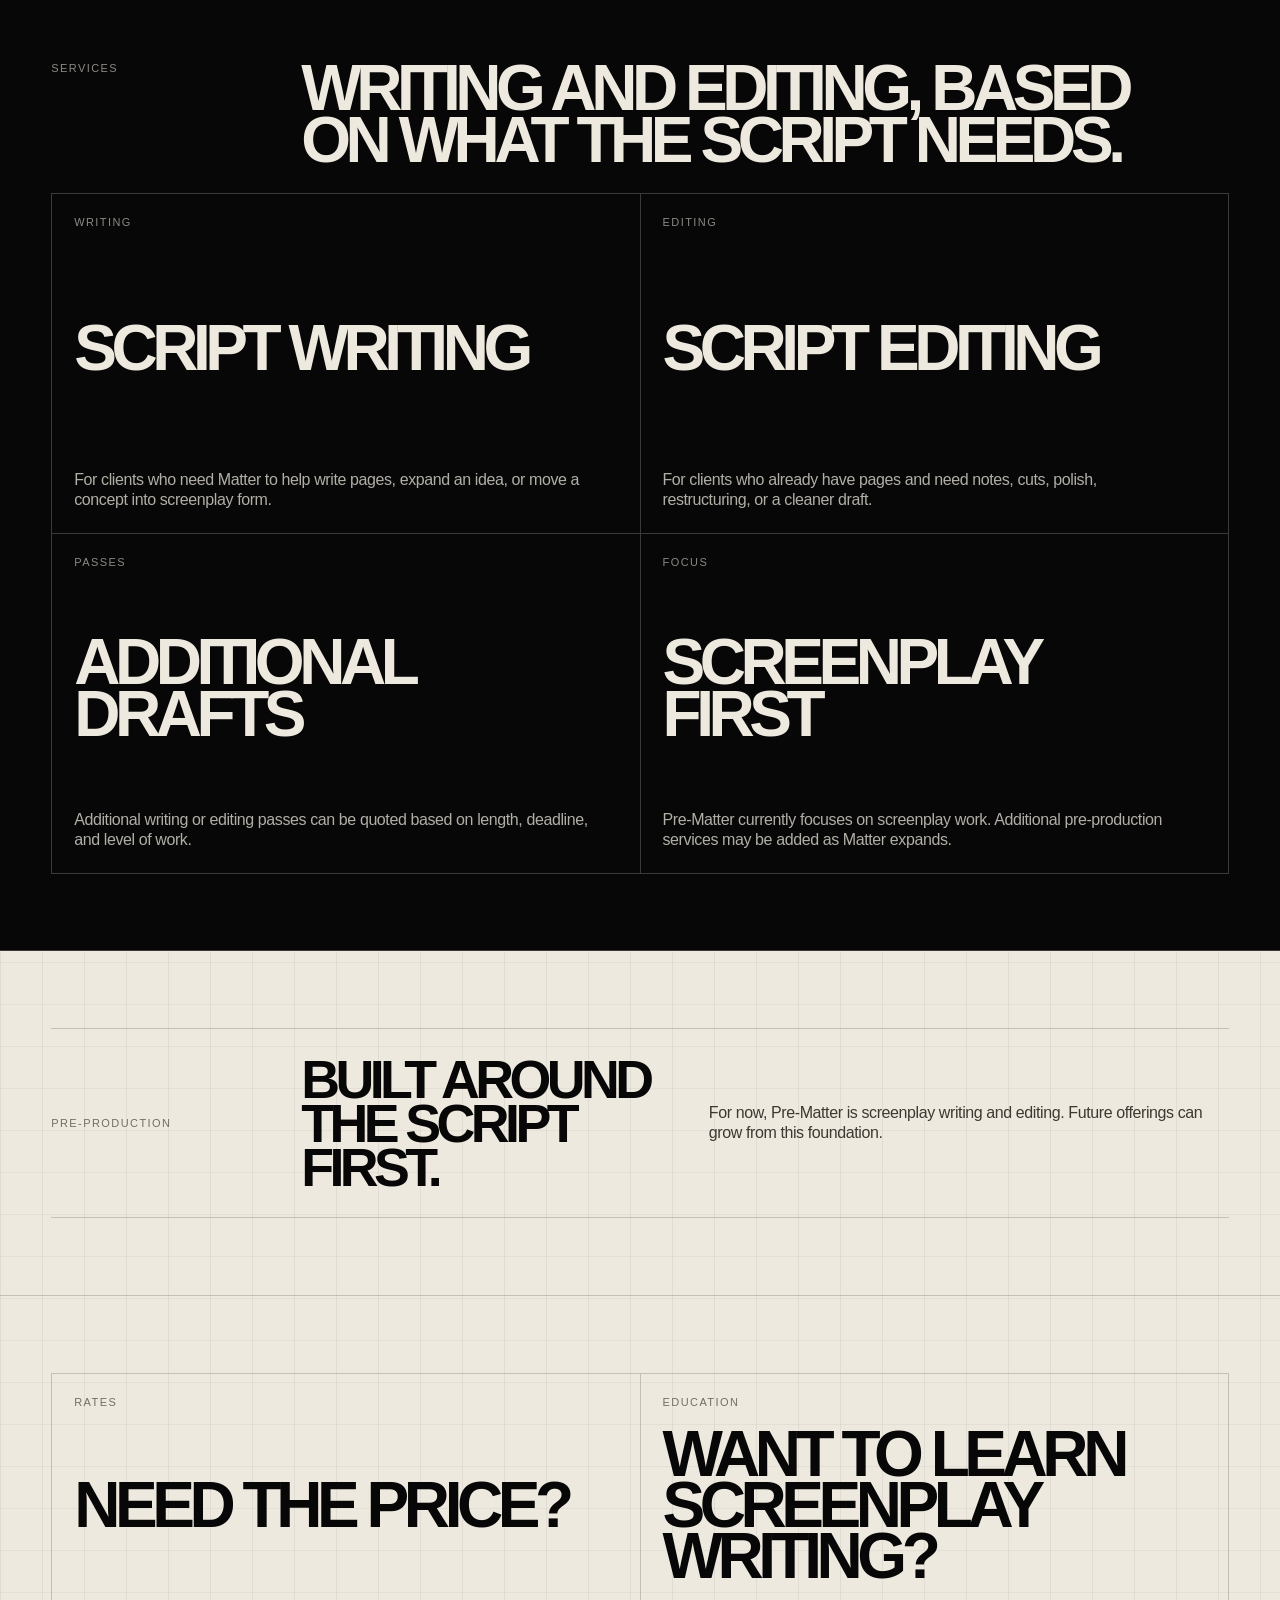
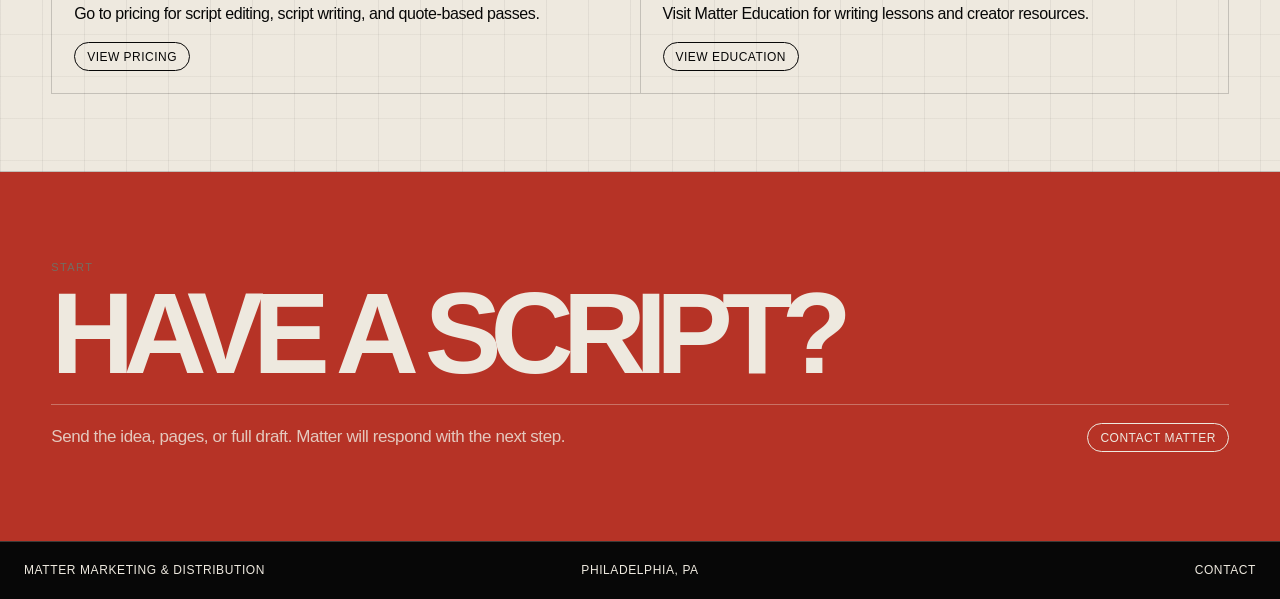
<file: pre-matter/index.html>
<!DOCTYPE html>
<html lang="en">
<head>
  <meta charset="UTF-8" />
  <meta name="viewport" content="width=device-width, initial-scale=1.0" />

  <title>Pre-Matter | Screenplay Writing & Script Editing | Matter</title>
  <meta name="description" content="Pre-Matter offers screenplay writing and script editing support for script ideas, partial drafts, and finished screenplays before production." />

  <link rel="canonical" href="https://www.matterdistribution.com/pre-matter/" />
  <link rel="icon" href="/assets/images/favicon.ico">
<link rel="icon" type="image/png" sizes="32x32" href="/assets/images/favicon-32x32.png">
<link rel="icon" type="image/png" sizes="16x16" href="/assets/images/favicon-16x16.png">
<link rel="apple-touch-icon" href="/assets/images/apple-touch-icon.png">

  <meta property="og:site_name" content="Matter Marketing & Distribution" />
  <meta property="og:title" content="Pre-Matter | Screenplay Writing & Script Editing | Matter" />
  <meta property="og:description" content="Screenplay writing and script editing support for creators with an idea, partial draft, or finished screenplay." />
  <meta property="og:url" content="https://www.matterdistribution.com/pre-matter/" />
  <meta property="og:type" content="website" />

  <meta name="twitter:card" content="summary" />
  <meta name="twitter:title" content="Pre-Matter | Screenplay Writing & Script Editing | Matter" />
  <meta name="twitter:description" content="Screenplay writing and script editing support for creators with an idea, partial draft, or finished screenplay." />

  <link rel="stylesheet" href="../assets/css/style.css" />
  <style>
    .script-body {
      background:
        linear-gradient(90deg, rgba(7,7,7,.055) 0 1px, transparent 1px),
        linear-gradient(180deg, rgba(7,7,7,.045) 0 1px, transparent 1px),
        var(--cream);
      background-size: 42px 42px;
    }

    .pre-hero {
      min-height: calc(100vh - 82px);
      display: grid;
      grid-template-columns: 1.08fr .92fr;
      border-bottom: 1px solid var(--line);
    }

    .pre-hero-copy {
      padding: clamp(36px, 5vw, 76px) clamp(28px, 4.5vw, 68px);
      display: flex;
      flex-direction: column;
      justify-content: space-between;
      gap: 48px;
    }

    .pre-hero-copy h1 {
      margin-bottom: 0;
      max-width: 980px;
      font-size: clamp(54px, 7.4vw, 124px);
      line-height: .88;
      letter-spacing: -.07em;
      text-transform: uppercase;
    }

    .pre-hero-bottom {
      display: grid;
      grid-template-columns: 1fr auto;
      align-items: end;
      gap: 28px;
      padding-top: 22px;
      border-top: 1px solid var(--line);
    }

    .pre-hero-bottom p {
      margin-bottom: 0;
      max-width: 590px;
      font-size: clamp(18px, 1.8vw, 25px);
      line-height: 1.12;
      letter-spacing: -.035em;
    }

    .script-panel {
      padding: 18px;
      border-left: 1px solid var(--line);
      display: grid;
      background: #e5ded0;
    }

    .script-page {
      position: relative;
      min-height: 100%;
      padding: clamp(28px, 4vw, 54px);
      display: flex;
      flex-direction: column;
      justify-content: space-between;
      background: var(--paper);
      border: 1px solid var(--line);
      box-shadow: 18px 18px 0 rgba(7,7,7,.08);
      overflow: hidden;
    }

    .script-page::before {
      content: "";
      position: absolute;
      top: 0;
      bottom: 0;
      left: 84px;
      width: 1px;
      background: rgba(182, 51, 38, .32);
    }

    .script-page::after {
      content: "FADE IN:";
      position: absolute;
      top: 32px;
      right: 34px;
      color: rgba(7,7,7,.14);
      font-family: "Courier New", monospace;
      font-size: clamp(36px, 5vw, 82px);
      font-weight: 900;
      letter-spacing: -.06em;
      transform: rotate(-2deg);
    }

    .script-meta {
      display: flex;
      justify-content: space-between;
      gap: 20px;
      color: var(--muted);
      font-size: 11px;
      letter-spacing: .16em;
      text-transform: uppercase;
      position: relative;
      z-index: 2;
    }

    .script-page h2 {
      margin: 0;
      max-width: 720px;
      font-family: "Courier New", monospace;
      font-size: clamp(38px, 5vw, 86px);
      line-height: .9;
      letter-spacing: -.08em;
      text-transform: uppercase;
      position: relative;
      z-index: 2;
    }

    .script-note {
      max-width: 440px;
      margin-left: auto;
      padding: 18px;
      border: 1px solid rgba(182, 51, 38, .42);
      background: rgba(182, 51, 38, .08);
      font-family: "Courier New", monospace;
      font-size: 14px;
      line-height: 1.28;
      position: relative;
      z-index: 2;
    }

    .pre-section {
      padding: clamp(38px, 6vw, 86px) clamp(24px, 4vw, 58px);
      border-bottom: 1px solid var(--line);
    }

    .pre-head {
      display: grid;
      grid-template-columns: 220px 1fr;
      gap: 30px;
      align-items: start;
      margin-bottom: 26px;
    }

    .pre-head h2 {
      margin: 0;
      max-width: 900px;
      font-size: clamp(40px, 5vw, 92px);
      line-height: .82;
      letter-spacing: -.085em;
      text-transform: uppercase;
    }

    .draft-lane {
      display: grid;
      grid-template-columns: repeat(3, 1fr);
      border-top: 1px solid var(--line);
      border-left: 1px solid var(--line);
    }

    .draft-card {
      min-height: 360px;
      padding: 22px;
      border-right: 1px solid var(--line);
      border-bottom: 1px solid var(--line);
      background: rgba(246,241,232,.78);
      display: flex;
      flex-direction: column;
      justify-content: space-between;
      position: relative;
      overflow: hidden;
      transition: background .22s ease, color .22s ease, transform .22s ease;
    }

    .draft-card::before {
      content: "";
      position: absolute;
      inset: 18px;
      border: 1px dashed rgba(7,7,7,.18);
      opacity: 0;
      transform: scale(.98);
      transition: opacity .22s ease, transform .22s ease;
      pointer-events: none;
    }

    .draft-card:hover {
      background: var(--black);
      color: var(--cream);
      transform: translateY(-3px);
    }

    .draft-card:hover::before {
      opacity: 1;
      transform: scale(1);
      border-color: rgba(238,233,223,.32);
    }

    .draft-card:hover .label {
      color: rgba(238,233,223,.58);
    }

    .draft-card h3 {
      margin: 0;
      max-width: 520px;
      font-size: clamp(34px, 4vw, 76px);
      line-height: .82;
      letter-spacing: -.08em;
      text-transform: uppercase;
    }

    .draft-card p {
      margin: 0;
      max-width: 440px;
      color: inherit;
      font-size: 16px;
      line-height: 1.28;
    }

    .idea-card:hover h3::after {
      content: " ?";
      color: var(--red);
    }

    .partial-card:hover h3 {
      text-decoration: underline;
      text-decoration-thickness: 4px;
      text-underline-offset: 6px;
      text-decoration-color: var(--red);
    }

    .finished-card:hover h3::before {
      content: "FINAL ";
      color: rgba(238,233,223,.5);
    }

    .markup-section {
      background: var(--black);
      color: var(--cream);
      border-bottom-color: var(--line-light);
    }

    .markup-section .eyebrow,
    .markup-section .label {
      color: rgba(238,233,223,.58);
    }

    .markup-grid {
      display: grid;
      grid-template-columns: 1fr 1fr;
      border-top: 1px solid var(--line-light);
      border-left: 1px solid var(--line-light);
    }

    .markup-card {
      min-height: 340px;
      padding: 22px;
      border-right: 1px solid var(--line-light);
      border-bottom: 1px solid var(--line-light);
      display: flex;
      flex-direction: column;
      justify-content: space-between;
      position: relative;
      overflow: hidden;
      isolation: isolate;
      transition: background .22s ease, color .22s ease, transform .22s ease;
    }

    .markup-card::before,
    .markup-card::after {
      content: "";
      position: absolute;
      pointer-events: none;
      opacity: 0;
      transition: opacity .28s ease, transform .36s ease, filter .36s ease;
      z-index: -1;
    }

    .markup-card:hover {
      background: #131313;
      transform: translateY(-2px);
    }

    .markup-card h3 {
      margin: 0;
      max-width: 640px;
      font-size: clamp(42px, 5vw, 96px);
      line-height: .8;
      letter-spacing: -.085em;
      text-transform: uppercase;
      transition: transform .28s ease, filter .28s ease;
    }

    .markup-card p {
      margin: 0;
      max-width: 520px;
      color: rgba(238,233,223,.74);
      font-size: 16px;
      line-height: 1.28;
      position: relative;
      z-index: 2;
    }

    .writing-card::before {
      inset: 20px 24px auto 24px;
      height: 110px;
      background:
        repeating-linear-gradient(
          to bottom,
          transparent 0 18px,
          rgba(238,233,223,.18) 18px 20px
        );
      transform: translateY(14px);
    }

    .writing-card::after {
      width: 2px;
      height: 110px;
      right: 28px;
      top: 88px;
      background: rgba(238,233,223,.9);
      transform: scaleY(.15);
      transform-origin: top;
      box-shadow: -165px 18px 0 rgba(182,51,38,.8), -40px 58px 0 rgba(182,51,38,.8);
    }

    .writing-card:hover::before,
    .writing-card:hover::after {
      opacity: 1;
    }

    .writing-card:hover::before {
      transform: translateY(0);
    }

    .writing-card:hover::after {
      transform: scaleY(1);
      animation: blink-caret 1s steps(1) infinite;
    }

    .writing-card:hover h3 {
      transform: translateX(8px);
    }

    .editing-card::before {
      left: 22px;
      right: 22px;
      top: 52%;
      height: 3px;
      background: var(--red);
      transform: scaleX(0);
      transform-origin: left;
      box-shadow: 0 -64px 0 rgba(182,51,38,.9);
    }

    .editing-card::after {
      content: "NOTE";
      position: absolute;
      right: 24px;
      top: 24px;
      padding: 6px 8px;
      border: 1px solid rgba(182,51,38,.5);
      color: rgba(238,233,223,.72);
      font-size: 10px;
      letter-spacing: .18em;
      text-transform: uppercase;
      background: rgba(182,51,38,.12);
      transform: translateY(-8px) rotate(-3deg);
    }

    .editing-card:hover::before,
    .editing-card:hover::after {
      opacity: 1;
    }

    .editing-card:hover::before {
      transform: scaleX(1);
    }

    .editing-card:hover h3 {
      filter: drop-shadow(0 0 0 rgba(0,0,0,0));
      text-decoration: line-through;
      text-decoration-color: rgba(182,51,38,.9);
      text-decoration-thickness: 4px;
    }

    .drafts-card::before {
      inset: 36px auto auto 36px;
      width: 62%;
      height: 62%;
      background: rgba(238,233,223,.06);
      border: 1px solid rgba(238,233,223,.24);
      box-shadow:
        18px 18px 0 rgba(238,233,223,.08),
        36px 36px 0 rgba(238,233,223,.05);
      transform: translate(-6px, 8px) rotate(-2deg);
    }

    .drafts-card::after {
      inset: auto 30px 30px auto;
      width: 84px;
      height: 84px;
      border-radius: 999px;
      background: radial-gradient(circle, rgba(182,51,38,.5), transparent 68%);
      transform: scale(.7);
      filter: blur(8px);
    }

    .drafts-card:hover::before,
    .drafts-card:hover::after {
      opacity: 1;
    }

    .drafts-card:hover::before {
      transform: translate(0, 0) rotate(0deg);
    }

    .drafts-card:hover::after {
      transform: scale(1);
    }

    .drafts-card:hover h3 {
      transform: translateY(-4px);
    }

    .focus-card::before {
      inset: 26px;
      background:
        linear-gradient(90deg, rgba(182,51,38,.26) 0 2px, transparent 2px),
        repeating-linear-gradient(
          to bottom,
          transparent 0 24px,
          rgba(238,233,223,.12) 24px 25px
        );
      background-size: 56px 100%, 100% 100%;
      border: 1px solid rgba(238,233,223,.18);
      transform: scale(.96);
    }

    .focus-card::after {
      width: 128px;
      height: 128px;
      border-radius: 999px;
      right: 24px;
      top: 32px;
      background: radial-gradient(circle, rgba(238,233,223,.24), transparent 68%);
      filter: blur(8px);
      transform: scale(.7);
    }

    .focus-card:hover::before,
    .focus-card:hover::after {
      opacity: 1;
    }

    .focus-card:hover::before {
      transform: scale(1);
    }

    .focus-card:hover::after {
      transform: scale(1);
    }

    .focus-card:hover h3 {
      transform: translateY(-6px);
      letter-spacing: -.095em;
    }

    @keyframes blink-caret {
      0%, 45% { opacity: 1; }
      46%, 100% { opacity: .25; }
    }

    @media (prefers-reduced-motion: reduce) {
      .markup-card,
      .markup-card::before,
      .markup-card::after,
      .markup-card h3,
      .draft-card {
        transition: none;
        animation: none;
      }

      .markup-card:hover,
      .draft-card:hover {
        transform: none;
      }
    }

    .future-strip {
      display: grid;
      grid-template-columns: 220px 1fr auto;
      gap: 30px;
      align-items: center;
      padding: 28px 0;
      border-top: 1px solid var(--line);
      border-bottom: 1px solid var(--line);
    }

    .future-strip h2 {
      margin: 0;
      max-width: 760px;
      font-size: clamp(34px, 4.2vw, 82px);
      line-height: .82;
      letter-spacing: -.085em;
      text-transform: uppercase;
    }

    .future-strip p {
      max-width: 520px;
      margin: 0;
      color: #3d3831;
      font-size: 16px;
      line-height: 1.28;
    }

    .pre-cards {
      display: grid;
      grid-template-columns: 1fr 1fr;
      border-top: 1px solid var(--line);
      border-left: 1px solid var(--line);
    }

    .pre-card {
      min-height: 320px;
      padding: 22px;
      border-right: 1px solid var(--line);
      border-bottom: 1px solid var(--line);
      display: flex;
      flex-direction: column;
      justify-content: space-between;
      transition: background .2s ease, color .2s ease;
    }

    .pre-card:hover {
      background: var(--black);
      color: var(--cream);
    }

    .pre-card:hover .label {
      color: rgba(238, 233, 223, .58);
    }

    .pre-card h3 {
      margin: 0;
      max-width: 640px;
      font-size: clamp(44px, 5vw, 96px);
      line-height: .8;
      letter-spacing: -.085em;
      text-transform: uppercase;
    }

    .pre-card p {
      margin: 0 0 18px;
      max-width: 500px;
      color: inherit;
      font-size: 16px;
      line-height: 1.28;
    }

    .pre-cta {
      padding: clamp(44px, 7vw, 110px) clamp(24px, 4vw, 58px);
      background: var(--red);
      color: var(--cream);
    }

    .pre-cta h2 {
      max-width: 1160px;
      margin: 0 0 24px;
      font-size: clamp(56px, 9vw, 160px);
      line-height: .8;
      letter-spacing: -.095em;
      text-transform: uppercase;
    }

    .pre-cta-line {
      display: grid;
      grid-template-columns: 1fr auto;
      gap: 24px;
      align-items: center;
      padding-top: 18px;
      border-top: 1px solid rgba(238, 233, 223, .34);
    }

    .pre-cta-line p {
      max-width: 560px;
      margin: 0;
      color: rgba(238, 233, 223, .82);
      font-size: 17px;
      line-height: 1.28;
    }

    .pre-cta .button:hover {
      background: var(--cream);
      color: var(--black);
    }

    @media (max-width: 1050px) {
      .pre-hero,
      .pre-head,
      .future-strip {
        grid-template-columns: 1fr;
      }

      .script-panel {
        border-left: 0;
        border-top: 1px solid var(--line);
      }

      .script-page {
        min-height: 460px;
      }

      .draft-lane,
      .markup-grid {
        grid-template-columns: 1fr;
      }
    }

    @media (max-width: 720px) {
      .pre-hero-copy,
      .pre-section,
      .pre-cta {
        padding-left: 18px;
        padding-right: 18px;
      }

      .pre-hero-bottom,
      .pre-cards,
      .pre-cta-line {
        grid-template-columns: 1fr;
      }

      .script-page::before {
        left: 34px;
      }

      .draft-card,
      .markup-card,
      .pre-card {
        min-height: 260px;
      }

      .script-page h2 {
        font-size: clamp(40px, 12vw, 78px);
      }
    }

        .pre-hero {
      grid-template-columns: 1fr;
    }

    .pre-hero-copy {
      border-right: 0;
    }

  </style>
</head>

<body class="script-body">
  <div class="grain"></div>

  <header>
    <a href="../index.html" class="brand">Matter</a>
    <nav aria-label="Main navigation">
      <a href="../services/index.html">Services</a>
      <a href="../pre-matter/index.html">Pre-Matter</a>
      <a href="../post-matter/index.html">Post-Matter</a>
      <a href="../podcast/index.html">Podcast</a>
      <a href="../education/index.html">Education</a>
      <a href="../work/index.html">Work</a>
      <a href="../about/index.html">About</a>
      <a href="../pricing/index.html">Pricing</a>
      <a href="../community/index.html">Community</a>
    </nav>
    <div class="header-right">
      <a href="../blog/index.html">Blog</a>
      <a class="button" href="../contact/index.html">Contact</a>
    </div>
  </header>

  <main>
    <section class="pre-hero">
      <div class="pre-hero-copy">
        <div>
          <p class="eyebrow">Pre-Matter</p>
          <h1>Screenplay support before production.</h1>
        </div>

        <div class="pre-hero-bottom">
          <p>Bring a script idea, a partial draft, or a finished screenplay. Matter helps move it closer to completion.</p>
          <a class="button" href="../pricing/index.html">View pricing</a>
        </div>
      </div>


    </section>

    <section class="pre-section">
      <div class="pre-head">
        <p class="eyebrow">Screenplays</p>
        <h2>For scripts that need shape, polish, or completion.</h2>
      </div>

      <div class="draft-lane">
        <article class="draft-card idea-card">
          <span class="label">Idea</span>
          <h3>Script Idea</h3>
          <p>Start with a premise, character direction, or rough concept. Matter helps shape it into a clearer writing path.</p>
        </article>

        <article class="draft-card partial-card">
          <span class="label">Draft</span>
          <h3>Partial Script</h3>
          <p>Bring unfinished pages, scenes, outlines, or fragments. Matter helps organize what is there and identify what is missing.</p>
        </article>

        <article class="draft-card finished-card">
          <span class="label">Polish</span>
          <h3>Finished Script</h3>
          <p>Bring a complete draft for editing, tightening, structure notes, dialogue polish, or a stronger final pass.</p>
        </article>
      </div>
    </section>

    <section class="pre-section markup-section">
      <div class="pre-head">
        <p class="eyebrow">Services</p>
        <h2>Writing and editing, based on what the script needs.</h2>
      </div>

      <div class="markup-grid">
        <article class="markup-card writing-card">
          <span class="label">Writing</span>
          <h3>Script Writing</h3>
          <p>For clients who need Matter to help write pages, expand an idea, or move a concept into screenplay form.</p>
        </article>

        <article class="markup-card editing-card">
          <span class="label">Editing</span>
          <h3>Script Editing</h3>
          <p>For clients who already have pages and need notes, cuts, polish, restructuring, or a cleaner draft.</p>
        </article>

        <article class="markup-card drafts-card">
          <span class="label">Passes</span>
          <h3>Additional Drafts</h3>
          <p>Additional writing or editing passes can be quoted based on length, deadline, and level of work.</p>
        </article>

        <article class="markup-card focus-card">
          <span class="label">Focus</span>
          <h3>Screenplay First</h3>
          <p>Pre-Matter currently focuses on screenplay work. Additional pre-production services may be added as Matter expands.</p>
        </article>
      </div>
    </section>

    <section class="pre-section">
      <div class="future-strip">
        <span class="label">Pre-production</span>
        <h2>Built around the script first.</h2>
        <p>For now, Pre-Matter is screenplay writing and editing. Future offerings can grow from this foundation.</p>
      </div>
    </section>

    <section class="pre-section">
      <div class="pre-cards">
        <a class="pre-card" href="../pricing/index.html">
          <span class="label">Rates</span>
          <h3>Need the price?</h3>
          <div>
            <p>Go to pricing for script editing, script writing, and quote-based passes.</p>
            <span class="button">View pricing</span>
          </div>
        </a>

        <a class="pre-card" href="../education/index.html">
          <span class="label">Education</span>
          <h3>Want to learn screenplay writing?</h3>
          <div>
            <p>Visit Matter Education for writing lessons and creator resources.</p>
            <span class="button">View education</span>
          </div>
        </a>
      </div>
    </section>

    <section class="pre-cta">
      <p class="eyebrow">Start</p>
      <h2>Have a script?</h2>
      <div class="pre-cta-line">
        <p>Send the idea, pages, or full draft. Matter will respond with the next step.</p>
        <a class="button" href="../contact/index.html">Contact Matter</a>
      </div>
    </section>
  </main>

  <footer>
    <div>Matter Marketing & Distribution</div>
    <div>Philadelphia, PA</div>
    <div><a href="../contact/index.html">Contact</a></div>
  </footer>
</body>
</html>
</file>
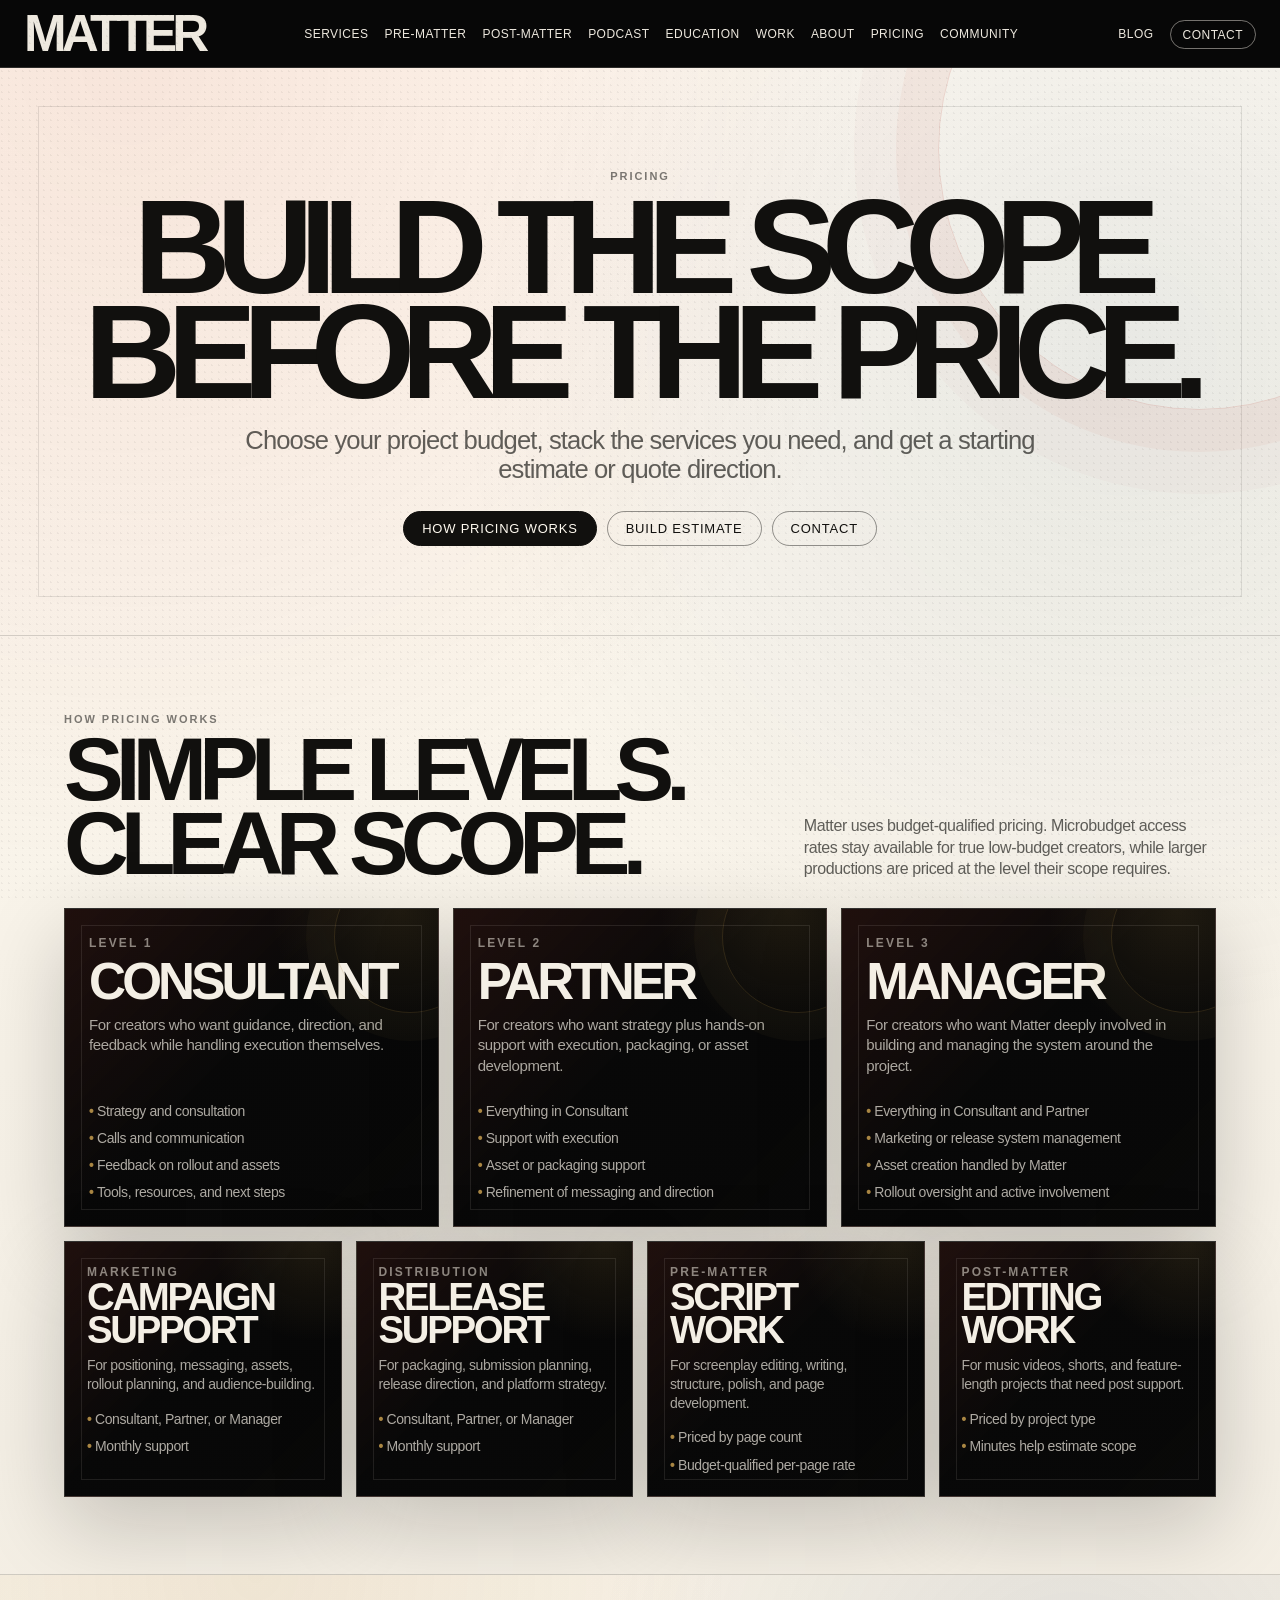
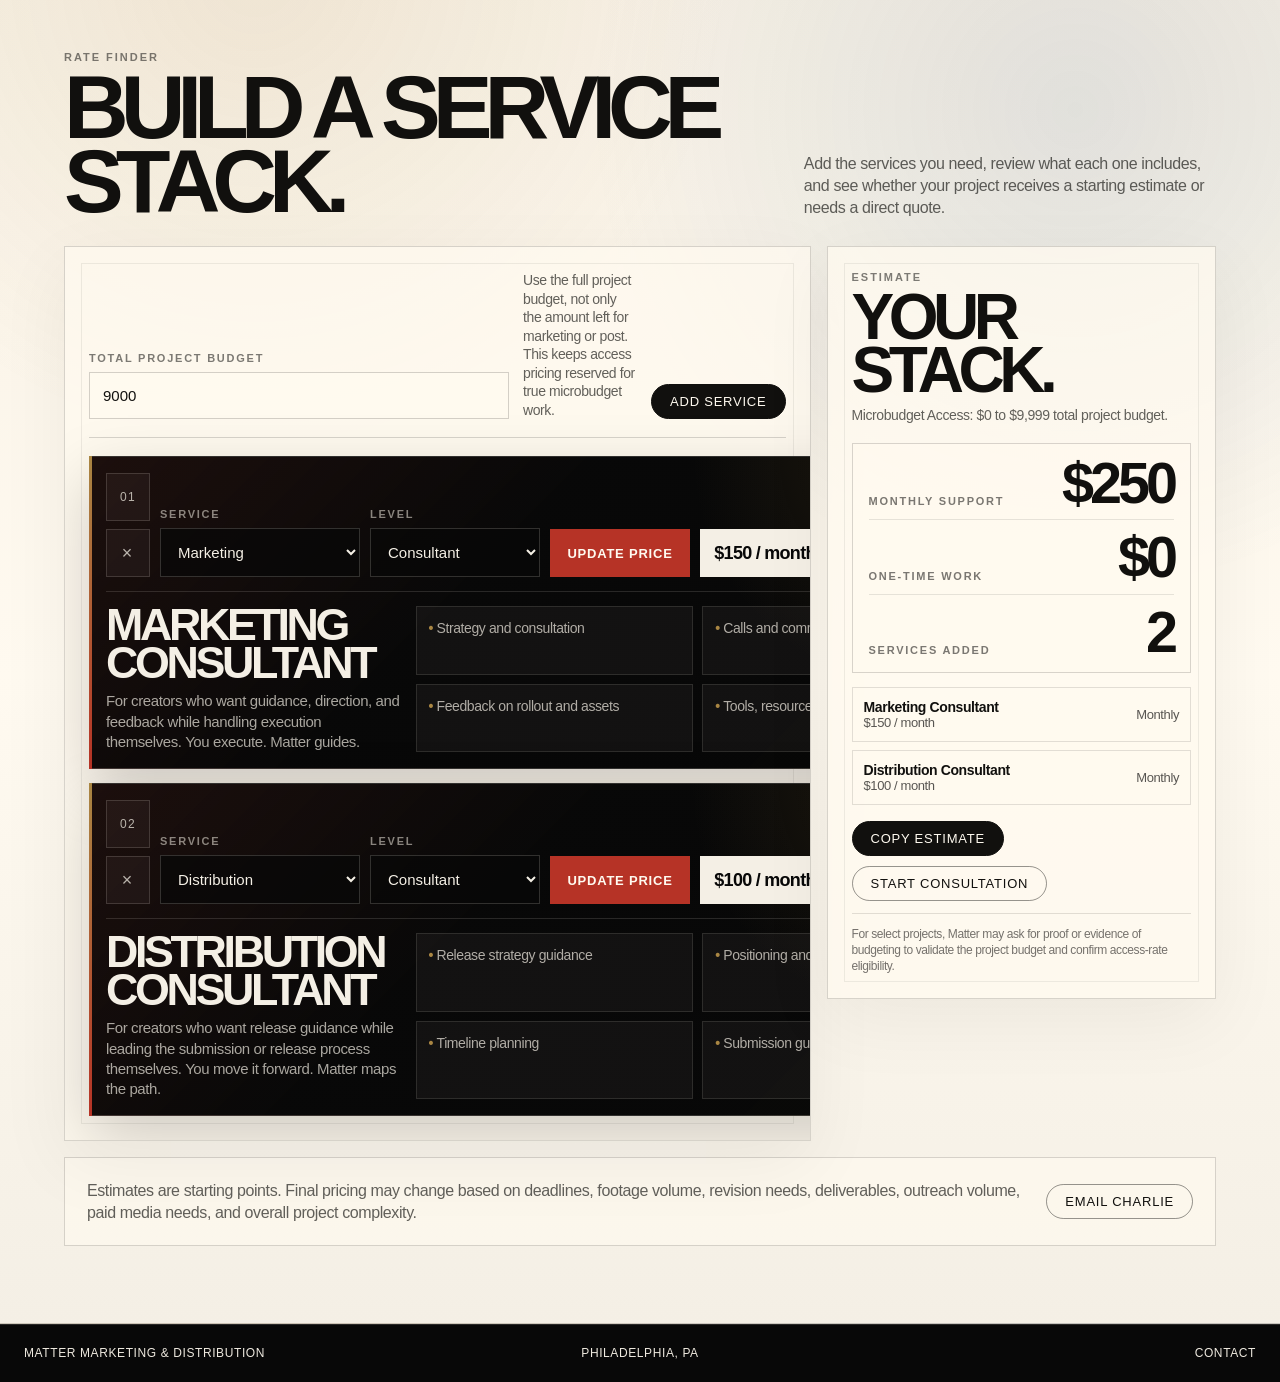
<file: pricing/index.html>
<!DOCTYPE html>
<html lang="en">
<head>
  <meta charset="UTF-8" />
  <meta name="viewport" content="width=device-width, initial-scale=1.0" />

  <title>Pricing | Film Marketing, Distribution & Editing Rates | Matter</title>
  <meta name="description" content="Build a budget-qualified Matter estimate for indie film and TV marketing, distribution, script work, and post-production editing services." />

  <link rel="canonical" href="https://www.matterdistribution.com/pricing/" />
  <link rel="icon" href="/assets/images/favicon.ico">
  <link rel="icon" type="image/png" sizes="32x32" href="/assets/images/favicon-32x32.png">
  <link rel="icon" type="image/png" sizes="16x16" href="/assets/images/favicon-16x16.png">
  <link rel="apple-touch-icon" href="/assets/images/apple-touch-icon.png">

  <meta property="og:site_name" content="Matter Marketing & Distribution" />
  <meta property="og:title" content="Pricing | Film Marketing, Distribution & Editing Rates | Matter" />
  <meta property="og:description" content="Use Matter's budget-qualified pricing builder to estimate marketing, distribution, script, and editing support." />
  <meta property="og:url" content="https://www.matterdistribution.com/pricing/" />
  <meta property="og:type" content="website" />

  <meta name="twitter:card" content="summary" />
  <meta name="twitter:title" content="Pricing | Film Marketing, Distribution & Editing Rates | Matter" />
  <meta name="twitter:description" content="Use Matter's budget-qualified pricing builder to estimate marketing, distribution, script, and editing support." />

  <link rel="stylesheet" href="../assets/css/style.css" />

  <style>
    :root{
      --matter-black:#080808;
      --matter-ink:#11100e;
      --matter-muted:rgba(17,16,14,.66);
      --matter-soft:#f4efe5;
      --matter-paper:#fffaf0;
      --matter-panel:#f8f2e8;
      --matter-line:rgba(17,16,14,.16);
      --matter-line-strong:rgba(17,16,14,.28);
      --matter-red:#b63326;
      --matter-gold:#a98643;
      --matter-blue:#335f8c;
      --matter-green:#55775b;
    }

    body{
      background:var(--matter-black);
    }

    body > header{
      background:rgba(8,8,8,.96) !important;
      border-bottom:1px solid rgba(238,233,223,.16) !important;
    }

    body > header a,
    body > header nav a,
    body > header .brand,
    body > header .header-right a{
      color:#eee9df !important;
    }

    body > header .button{
      color:#eee9df !important;
      border-color:rgba(238,233,223,.48) !important;
      background:transparent !important;
    }

    body > header .button:hover{
      background:#eee9df !important;
      color:#080808 !important;
    }

    footer{
      background:#080808;
      color:#eee9df;
      border-top:1px solid rgba(238,233,223,.14);
    }

    footer a{
      color:#eee9df;
    }

    .pricing-page{
      background:
        radial-gradient(circle at 10% 0%, rgba(182,51,38,.10), transparent 26%),
        radial-gradient(circle at 88% 10%, rgba(51,95,140,.10), transparent 24%),
        linear-gradient(180deg, #fffaf0 0%, #f4efe5 48%, #efe7da 100%);
      color:var(--matter-ink);
      overflow:hidden;
    }

    .pricing-page .page-kicker{
      margin:0;
      color:rgba(17,16,14,.54);
      font-size:11px;
      letter-spacing:.18em;
      text-transform:uppercase;
      font-weight:700;
    }

    .pricing-page .button,
    .builder-action,
    .remove-service,
    .ghost-button,
    .update-price{
      appearance:none;
      border:1px solid rgba(17,16,14,.44);
      background:transparent;
      color:var(--matter-ink);
      border-radius:999px;
      padding:10px 18px;
      text-decoration:none;
      text-transform:uppercase;
      letter-spacing:.06em;
      font-size:13px;
      line-height:1;
      cursor:pointer;
      transition:transform .18s ease, background .18s ease, color .18s ease, border-color .18s ease;
    }

    .pricing-page .button:hover,
    .builder-action:hover,
    .remove-service:hover,
    .ghost-button:hover,
    .update-price:hover{
      background:var(--matter-ink);
      color:var(--matter-paper);
      border-color:var(--matter-ink);
      transform:translateY(-1px);
    }

    .pricing-page .button.primary,
    .builder-action.primary{
      background:var(--matter-ink);
      color:var(--matter-paper);
      border-color:var(--matter-ink);
    }

    .pricing-hero-simple{
      min-height:calc(68vh - 82px);
      padding:clamp(54px, 8vw, 128px) clamp(20px, 5vw, 76px) clamp(40px, 7vw, 92px);
      display:grid;
      place-items:center;
      text-align:center;
      position:relative;
      border-bottom:1px solid var(--matter-line);
    }

    .pricing-hero-simple::before{
      content:"";
      position:absolute;
      inset:clamp(16px, 3vw, 42px);
      border:1px solid rgba(17,16,14,.10);
      pointer-events:none;
    }

    .pricing-hero-simple::after{
      content:"";
      position:absolute;
      width:520px;
      height:520px;
      border-radius:999px;
      right:-180px;
      top:-180px;
      border:1px solid rgba(182,51,38,.16);
      box-shadow:0 0 0 42px rgba(182,51,38,.045), 0 0 0 84px rgba(182,51,38,.025);
      animation:pricingOrbit 12s ease-in-out infinite;
      pointer-events:none;
    }

    .hero-inner{
      max-width:1260px;
      position:relative;
      z-index:2;
    }

    .hero-inner h1{
      margin:12px auto 22px;
      max-width:1120px;
      font-size:clamp(62px, 10.5vw, 178px);
      line-height:.78;
      letter-spacing:-.105em;
      text-transform:uppercase;
      color:var(--matter-ink);
    }

    .hero-inner p:not(.page-kicker){
      margin:0 auto;
      max-width:820px;
      color:var(--matter-muted);
      font-size:clamp(18px, 2vw, 28px);
      line-height:1.13;
      letter-spacing:-.035em;
    }

    .hero-actions{
      display:flex;
      justify-content:center;
      flex-wrap:wrap;
      gap:10px;
      margin-top:26px;
    }

    .pricing-section{
      padding:clamp(42px, 6vw, 92px) clamp(20px, 5vw, 76px);
      border-bottom:1px solid var(--matter-line);
      position:relative;
    }

    .section-intro{
      display:grid;
      grid-template-columns:minmax(0, .95fr) minmax(280px, .55fr);
      gap:28px;
      align-items:end;
      margin-bottom:28px;
    }

    .section-intro h2{
      margin:8px 0 0;
      max-width:1000px;
      font-size:clamp(42px, 7vw, 118px);
      line-height:.82;
      letter-spacing:-.09em;
      text-transform:uppercase;
    }

    .section-intro p:last-child{
      margin:0;
      color:var(--matter-muted);
      font-size:16px;
      line-height:1.35;
      max-width:560px;
    }

    .how-grid{
      display:grid;
      grid-template-columns:repeat(3, minmax(0, 1fr));
      gap:14px;
    }

    .category-grid{
      margin-top:14px;
      display:grid;
      grid-template-columns:repeat(4, minmax(0, 1fr));
      gap:14px;
    }

    .level-panel,
    .category-panel{
      border:1px solid rgba(238,233,223,.18);
      background:
        radial-gradient(circle at 90% 0%, rgba(169,134,67,.15), transparent 28%),
        linear-gradient(135deg, rgba(182,51,38,.12), rgba(8,8,8,.98) 46%, rgba(8,8,8,.94)),
        #0b0b0a;
      color:var(--matter-soft);
      box-shadow:0 28px 80px rgba(8,8,8,.20);
      position:relative;
      overflow:hidden;
    }

    .level-panel{
      min-height:310px;
      padding:24px;
      display:flex;
      flex-direction:column;
      justify-content:space-between;
      gap:26px;
    }

    .category-panel{
      padding:22px;
      min-height:210px;
    }

    .level-panel::before,
    .category-panel::before,
    .builder-shell::before,
    .estimate-panel::before{
      content:"";
      position:absolute;
      inset:16px;
      border:1px solid rgba(238,233,223,.10);
      pointer-events:none;
    }

    .level-panel::after{
      content:"";
      position:absolute;
      right:-48px;
      top:-48px;
      width:150px;
      height:150px;
      border-radius:999px;
      border:1px solid rgba(169,134,67,.20);
      box-shadow:0 0 0 28px rgba(169,134,67,.045);
      pointer-events:none;
    }

    .level-panel .level-number,
    .category-panel .page-kicker{
      color:rgba(238,233,223,.55);
      font-size:12px;
      letter-spacing:.18em;
      text-transform:uppercase;
      font-weight:800;
    }

    .level-panel h3,
    .category-panel h3{
      margin:10px 0 12px;
      color:var(--matter-soft);
      font-size:clamp(34px, 4vw, 64px);
      line-height:.82;
      letter-spacing:-.075em;
      text-transform:uppercase;
    }

    .category-panel h3{
      margin:0 0 10px;
      font-size:clamp(24px, 3vw, 42px);
      line-height:.86;
      letter-spacing:-.06em;
    }

    .level-panel p,
    .category-panel p{
      margin:0;
      color:rgba(238,233,223,.70);
      line-height:1.35;
      font-size:15px;
    }

    .category-panel p{
      margin:0 0 16px;
      font-size:14px;
    }

    .level-panel ul,
    .category-panel ul,
    .service-detail ul{
      list-style:none;
      margin:0;
      padding:0;
      display:grid;
      gap:9px;
    }

    .level-panel li,
    .category-panel li,
    .service-detail li{
      color:rgba(238,233,223,.72);
      line-height:1.3;
      font-size:14px;
    }

    .level-panel li::before,
    .category-panel li::before,
    .service-detail li::before{
      content:"• ";
      color:var(--matter-gold);
      font-weight:900;
    }

    .builder-section{
      background:
        radial-gradient(circle at 20% 0%, rgba(169,134,67,.11), transparent 28%),
        radial-gradient(circle at 84% 10%, rgba(51,95,140,.12), transparent 30%),
        linear-gradient(180deg, #f7f0e4, #fffaf0 52%, #f4efe5);
    }

    .builder-layout{
      display:grid;
      grid-template-columns:minmax(0, 1.38fr) minmax(360px, .72fr);
      gap:16px;
      align-items:start;
    }

    .builder-shell,
    .estimate-panel{
      border:1px solid var(--matter-line);
      background:rgba(255,250,240,.76);
      box-shadow:0 22px 70px rgba(17,16,14,.055);
      padding:24px;
      position:relative;
      overflow:hidden;
    }

    .builder-shell::before,
    .estimate-panel::before{
      border-color:rgba(17,16,14,.07);
    }

    .builder-controls{
      position:relative;
      z-index:2;
      display:grid;
      grid-template-columns:minmax(260px, 420px) 1fr auto;
      gap:14px;
      align-items:end;
      padding-bottom:18px;
      border-bottom:1px solid var(--matter-line);
    }

    .field{
      display:grid;
      gap:8px;
    }

    .field span,
    .field-label{
      color:rgba(17,16,14,.55);
      font-size:11px;
      letter-spacing:.16em;
      text-transform:uppercase;
      font-weight:800;
    }

    .builder-help{
      margin:0;
      color:var(--matter-muted);
      line-height:1.32;
      font-size:14px;
      max-width:560px;
    }

    input,
    select{
      width:100%;
      border:1px solid rgba(17,16,14,.18);
      background:rgba(255,250,240,.82);
      color:var(--matter-ink);
      padding:14px 13px;
      font:inherit;
      font-size:15px;
      border-radius:0;
      outline:none;
    }

    input:focus,
    select:focus{
      border-color:rgba(169,134,67,.72);
      box-shadow:0 0 0 3px rgba(169,134,67,.15);
    }

    .service-stack{
      position:relative;
      z-index:2;
      display:grid;
      gap:14px;
      margin-top:18px;
    }

    .service-card{
      border:1px solid rgba(238,233,223,.18);
      background:
        radial-gradient(circle at 92% 0%, rgba(169,134,67,.16), transparent 26%),
        linear-gradient(135deg, rgba(182,51,38,.10), rgba(8,8,8,.98) 42%, rgba(8,8,8,.94)),
        #0b0b0a;
      color:var(--matter-soft);
      box-shadow:0 22px 60px rgba(8,8,8,.18);
      padding:16px;
      display:grid;
      gap:14px;
      position:relative;
      animation:serviceIn .28s ease both;
    }

    .service-card::before{
      content:"";
      position:absolute;
      left:-1px;
      top:-1px;
      bottom:-1px;
      width:3px;
      background:linear-gradient(180deg, var(--matter-gold), var(--matter-red));
    }

    .service-inputs{
      display:grid;
      grid-template-columns:44px minmax(200px, 1.2fr) minmax(170px, .78fr) minmax(140px, .58fr) minmax(130px, .46fr) minmax(140px, .50fr);
      gap:10px;
      align-items:end;
    }

    .service-number,
    .remove-service{
      height:48px;
      display:grid;
      place-items:center;
      border:1px solid rgba(238,233,223,.16);
      font-size:12px;
      letter-spacing:.12em;
      background:rgba(238,233,223,.045);
      color:rgba(238,233,223,.75);
    }

    .remove-service{
      margin-top:8px;
      width:44px;
      padding:0;
      border-radius:0;
      font-size:18px;
      line-height:1;
    }

    .remove-service:hover{
      background:var(--matter-soft);
      color:var(--matter-black);
      border-color:var(--matter-soft);
    }

    .service-card .field span,
    .service-card .field-label{
      color:rgba(238,233,223,.55);
    }

    .service-card input,
    .service-card select{
      border-color:rgba(238,233,223,.18);
      background:rgba(8,8,8,.72);
      color:var(--matter-soft);
    }

    .service-card input:focus,
    .service-card select:focus{
      border-color:rgba(169,134,67,.72);
      box-shadow:0 0 0 3px rgba(169,134,67,.18);
    }

    .update-price{
      min-height:48px;
      width:100%;
      border-radius:0;
      background:var(--matter-red);
      color:#fffaf0;
      border-color:var(--matter-red);
      font-weight:900;
      padding:10px 12px;
      white-space:nowrap;
    }

    .update-price:hover{
      background:#8f251b;
      color:#fffaf0;
      border-color:#8f251b;
    }

    .price-chip{
      min-height:48px;
      border:1px solid var(--matter-soft);
      background:var(--matter-soft);
      color:var(--matter-black);
      display:flex;
      align-items:center;
      justify-content:center;
      padding:10px;
      font-weight:900;
      font-size:18px;
      letter-spacing:-.04em;
      white-space:nowrap;
    }

    .service-detail{
      display:grid;
      grid-template-columns:minmax(220px, .52fr) 1fr;
      gap:16px;
      padding-top:14px;
      border-top:1px solid rgba(238,233,223,.14);
    }

    .service-detail h3{
      margin:0 0 10px;
      color:var(--matter-soft);
      font-size:clamp(28px, 3.5vw, 54px);
      line-height:.84;
      letter-spacing:-.075em;
      text-transform:uppercase;
    }

    .service-detail p{
      margin:0;
      color:rgba(238,233,223,.70);
      line-height:1.35;
      font-size:15px;
    }

    .detail-points{
      display:grid;
      grid-template-columns:repeat(2, minmax(0, 1fr));
      gap:8px;
    }

    .detail-points li{
      border:1px solid rgba(238,233,223,.12);
      background:rgba(238,233,223,.045);
      padding:12px;
    }

    .estimate-panel{
      position:sticky;
      top:104px;
      z-index:2;
    }

    .estimate-panel h2{
      margin:8px 0 10px;
      font-size:clamp(44px, 5vw, 88px);
      line-height:.82;
      letter-spacing:-.085em;
      text-transform:uppercase;
    }

    .budget-band-copy{
      margin:0 0 18px;
      color:var(--matter-muted);
      line-height:1.35;
      font-size:14px;
    }

    .estimate-totals{
      border:1px solid var(--matter-line);
      background:rgba(255,250,240,.64);
      padding:16px;
      display:grid;
      gap:14px;
    }

    .total-row{
      display:grid;
      grid-template-columns:1fr auto;
      gap:14px;
      align-items:end;
      border-bottom:1px solid rgba(17,16,14,.10);
      padding-bottom:12px;
    }

    .total-row:last-child{
      border-bottom:0;
      padding-bottom:0;
    }

    .total-row span:first-child{
      color:rgba(17,16,14,.56);
      font-size:11px;
      letter-spacing:.16em;
      text-transform:uppercase;
      font-weight:800;
    }

    .total-row strong{
      font-size:clamp(34px, 4.5vw, 70px);
      line-height:.82;
      letter-spacing:-.07em;
    }

    .cart-list{
      list-style:none;
      margin:14px 0 0;
      padding:0;
      display:grid;
      gap:8px;
    }

    .cart-list li{
      border:1px solid rgba(17,16,14,.12);
      background:rgba(255,250,240,.50);
      padding:11px;
      display:grid;
      grid-template-columns:1fr auto;
      gap:12px;
      align-items:center;
      font-size:13px;
      color:rgba(17,16,14,.70);
    }

    .cart-list b{
      color:var(--matter-ink);
      font-size:14px;
    }

    .estimate-actions{
      display:flex;
      gap:10px;
      flex-wrap:wrap;
      margin-top:16px;
    }

    .proof-disclaimer{
      margin:12px 0 0;
      padding-top:12px;
      border-top:1px solid rgba(17,16,14,.12);
      color:rgba(17,16,14,.58);
      font-size:12px;
      line-height:1.35;
    }

    .notice-band{
      margin-top:16px;
      border:1px solid var(--matter-line);
      background:rgba(255,250,240,.65);
      padding:22px;
      display:grid;
      grid-template-columns:1fr auto;
      gap:18px;
      align-items:center;
    }

    .notice-band p{
      margin:0;
      color:var(--matter-muted);
      line-height:1.35;
      max-width:980px;
    }

    @keyframes pricingOrbit{
      0%,100%{ transform:translate(0,0) scale(1); }
      50%{ transform:translate(-30px, 24px) scale(1.04); }
    }

    @keyframes serviceIn{
      from{ opacity:0; transform:translateY(10px); }
      to{ opacity:1; transform:translateY(0); }
    }

    @media (max-width:1180px){
      .section-intro,
      .builder-layout,
      .builder-controls,
      .notice-band{
        grid-template-columns:1fr;
      }

      .estimate-panel{
        position:relative;
        top:auto;
      }

      .category-grid{
        grid-template-columns:repeat(2, minmax(0, 1fr));
      }
    }

    @media (max-width:900px){
      .how-grid,
      .service-detail,
      .detail-points{
        grid-template-columns:1fr;
      }

      .service-inputs{
        grid-template-columns:44px 1fr;
      }

      .service-inputs .field,
      .service-inputs .price-chip,
      .service-inputs .update-price{
        grid-column:1 / -1;
      }
    }

    @media (max-width:680px){
      .pricing-hero-simple,
      .pricing-section{
        padding-left:18px;
        padding-right:18px;
      }

      .category-grid{
        grid-template-columns:1fr;
      }

      .hero-inner h1{
        font-size:clamp(54px, 17vw, 92px);
      }

      .section-intro h2{
        font-size:clamp(46px, 15vw, 74px);
      }
    }

    @media (prefers-reduced-motion:reduce){
      *, *::before, *::after{
        animation:none !important;
        transition:none !important;
      }
    }
  </style>
</head>
<body>
  <div class="grain"></div>

  <header>
    <a href="../index.html" class="brand">Matter</a>
    <nav aria-label="Main navigation">
      <a href="../services/index.html">Services</a>
      <a href="../pre-matter/index.html">Pre-Matter</a>
      <a href="../post-matter/index.html">Post-Matter</a>
      <a href="../podcast/index.html">Podcast</a>
      <a href="../education/index.html">Education</a>
      <a href="../work/index.html">Work</a>
      <a href="../about/index.html">About</a>
      <a href="../pricing/index.html">Pricing</a>
      <a href="../community/index.html">Community</a>
    </nav>
    <div class="header-right">
      <a href="../blog/index.html">Blog</a>
      <a class="button" href="../contact/index.html">Contact</a>
    </div>
  </header>

  <main class="pricing-page">
    <section class="pricing-hero-simple">
      <div class="hero-inner">
        <p class="page-kicker">Pricing</p>
        <h1>Build the scope before the price.</h1>
        <p>Choose your project budget, stack the services you need, and get a starting estimate or quote direction.</p>
        <div class="hero-actions">
          <a class="button primary" href="#how-pricing-works">How pricing works</a>
          <a class="button" href="#rate-finder">Build estimate</a>
          <a class="button" href="../contact/index.html">Contact</a>
        </div>
      </div>
    </section>

    <section class="pricing-section" id="how-pricing-works">
      <div class="section-intro">
        <div>
          <p class="page-kicker">How Pricing Works</p>
          <h2>Simple levels. Clear scope.</h2>
        </div>
        <p>Matter uses budget-qualified pricing. Microbudget access rates stay available for true low-budget creators, while larger productions are priced at the level their scope requires.</p>
      </div>

      <div class="how-grid" aria-label="Service levels">
        <article class="level-panel">
          <div>
            <span class="level-number">Level 1</span>
            <h3>Consultant</h3>
            <p>For creators who want guidance, direction, and feedback while handling execution themselves.</p>
          </div>
          <ul>
            <li>Strategy and consultation</li>
            <li>Calls and communication</li>
            <li>Feedback on rollout and assets</li>
            <li>Tools, resources, and next steps</li>
          </ul>
        </article>

        <article class="level-panel">
          <div>
            <span class="level-number">Level 2</span>
            <h3>Partner</h3>
            <p>For creators who want strategy plus hands-on support with execution, packaging, or asset development.</p>
          </div>
          <ul>
            <li>Everything in Consultant</li>
            <li>Support with execution</li>
            <li>Asset or packaging support</li>
            <li>Refinement of messaging and direction</li>
          </ul>
        </article>

        <article class="level-panel">
          <div>
            <span class="level-number">Level 3</span>
            <h3>Manager</h3>
            <p>For creators who want Matter deeply involved in building and managing the system around the project.</p>
          </div>
          <ul>
            <li>Everything in Consultant and Partner</li>
            <li>Marketing or release system management</li>
            <li>Asset creation handled by Matter</li>
            <li>Rollout oversight and active involvement</li>
          </ul>
        </article>
      </div>

      <div class="category-grid" aria-label="Service categories">
        <article class="category-panel">
          <p class="page-kicker">Marketing</p>
          <h3>Campaign Support</h3>
          <p>For positioning, messaging, assets, rollout planning, and audience-building.</p>
          <ul>
            <li>Consultant, Partner, or Manager</li>
            <li>Monthly support</li>
          </ul>
        </article>

        <article class="category-panel">
          <p class="page-kicker">Distribution</p>
          <h3>Release Support</h3>
          <p>For packaging, submission planning, release direction, and platform strategy.</p>
          <ul>
            <li>Consultant, Partner, or Manager</li>
            <li>Monthly support</li>
          </ul>
        </article>

        <article class="category-panel">
          <p class="page-kicker">Pre-Matter</p>
          <h3>Script Work</h3>
          <p>For screenplay editing, writing, structure, polish, and page development.</p>
          <ul>
            <li>Priced by page count</li>
            <li>Budget-qualified per-page rate</li>
          </ul>
        </article>

        <article class="category-panel">
          <p class="page-kicker">Post-Matter</p>
          <h3>Editing Work</h3>
          <p>For music videos, shorts, and feature-length projects that need post support.</p>
          <ul>
            <li>Priced by project type</li>
            <li>Minutes help estimate scope</li>
          </ul>
        </article>
      </div>
    </section>

    <section class="pricing-section builder-section" id="rate-finder">
      <div class="section-intro">
        <div>
          <p class="page-kicker">Rate Finder</p>
          <h2>Build a service stack.</h2>
        </div>
        <p>Add the services you need, review what each one includes, and see whether your project receives a starting estimate or needs a direct quote.</p>
      </div>

      <div class="builder-layout">
        <section class="builder-shell" aria-label="Matter service estimate builder">
          <div class="builder-controls">
            <label class="field">
              <span>Total project budget</span>
              <input id="projectBudget" type="number" min="0" step="100" value="9000" inputmode="numeric" />
            </label>
            <p class="builder-help">Use the full project budget, not only the amount left for marketing or post. This keeps access pricing reserved for true microbudget work.</p>
            <button class="builder-action primary" type="button" id="addService">Add Service</button>
          </div>

          <div class="service-stack" id="serviceStack" aria-live="polite"></div>
        </section>

        <aside class="estimate-panel" aria-label="Estimate summary">
          <p class="page-kicker">Estimate</p>
          <h2>Your stack.</h2>
          <p class="budget-band-copy" id="budgetBandCopy">Microbudget Access: $0 to $9,999 total project budget.</p>

          <div class="estimate-totals">
            <div class="total-row">
              <span>Monthly support</span>
              <strong id="monthlyTotal">$0</strong>
            </div>
            <div class="total-row">
              <span>One-time work</span>
              <strong id="oneTimeTotal">$0</strong>
            </div>
            <div class="total-row">
              <span>Services added</span>
              <strong id="serviceCount">0</strong>
            </div>
          </div>

          <ul class="cart-list" id="cartList"></ul>

          <div class="estimate-actions">
            <button class="builder-action primary" type="button" id="copyEstimate">Copy Estimate</button>
            <a class="button" href="../contact/index.html">Start Consultation</a>
          </div>

          <p class="proof-disclaimer">For select projects, Matter may ask for proof or evidence of budgeting to validate the project budget and confirm access-rate eligibility.</p>
        </aside>
      </div>

      <div class="notice-band">
        <p>Estimates are starting points. Final pricing may change based on deadlines, footage volume, revision needs, deliverables, outreach volume, paid media needs, and overall project complexity.</p>
        <a class="button" href="mailto:charliecooperfilms@gmail.com">Email Charlie</a>
      </div>
    </section>
  </main>

  <footer>
    <div>Matter Marketing & Distribution</div>
    <div>Philadelphia, PA</div>
    <div><a href="../contact/index.html">Contact</a></div>
  </footer>

  <script>
    const matterRates = {
      marketing: {
        label: "Marketing",
        kind: "monthly",
        levels: ["consultant", "partner", "manager"],
        bands: [
          { max: 9999, name: "Microbudget Access", range: "$0–$9,999", consultant: 150, partner: 250, manager: 500 },
          { max: 54999, name: "Independent Budget", range: "$10,000–$54,999", consultant: 500, partner: 650, manager: 800 },
          { max: 99999, name: "Elevated Indie Budget", range: "$55,000–$99,999", consultant: 800, partner: 950, manager: 1150 }
        ]
      },
      distribution: {
        label: "Distribution",
        kind: "monthly",
        levels: ["consultant", "partner", "manager"],
        bands: [
          { max: 9999, name: "Microbudget Access", range: "$0–$9,999", consultant: 100, partner: 300, manager: 800 },
          { max: 54999, name: "Independent Budget", range: "$10,000–$54,999", consultant: 400, partner: 600, manager: 1000 },
          { max: 99999, name: "Elevated Indie Budget", range: "$55,000–$99,999", consultant: 700, partner: 900, manager: 1350 }
        ]
      },
      scriptEditing: {
        label: "Script Editing",
        kind: "page",
        bands: [
          { max: 9999, name: "Microbudget Access", range: "$0–$9,999", rate: 5 },
          { max: 54999, name: "Independent Budget", range: "$10,000–$54,999", rate: 8 },
          { max: 99999, name: "Elevated Indie Budget", range: "$55,000–$99,999", rate: 12 }
        ]
      },
      scriptWriting: {
        label: "Script Writing",
        kind: "page",
        bands: [
          { max: 9999, name: "Microbudget Access", range: "$0–$9,999", rate: 10 },
          { max: 54999, name: "Independent Budget", range: "$10,000–$54,999", rate: 15 },
          { max: 99999, name: "Elevated Indie Budget", range: "$55,000–$99,999", rate: 25 }
        ]
      },
      musicVideo: {
        label: "Music Video Editing",
        kind: "minute",
        baseMinutes: 4,
        minMinutes: 1,
        maxMinutes: 7,
        quoteAboveMinutes: 7,
        bands: [
          { max: 9999, name: "Microbudget Access", range: "$0–$9,999", minRate: 300, maxRate: 450 },
          { max: 54999, name: "Independent Budget", range: "$10,000–$54,999", minRate: 500, maxRate: 750 },
          { max: 99999, name: "Elevated Indie Budget", range: "$55,000–$99,999", minRate: 800, maxRate: 1100 }
        ]
      },
      miniShort: {
        label: "Mini Short Editing",
        kind: "minute",
        baseMinutes: 5,
        minMinutes: 1,
        maxMinutes: 10,
        bands: [
          { max: 9999, name: "Microbudget Access", range: "$0–$9,999", minRate: 500, maxRate: 575 },
          { max: 54999, name: "Independent Budget", range: "$10,000–$54,999", minRate: 800, maxRate: 950 },
          { max: 99999, name: "Elevated Indie Budget", range: "$55,000–$99,999", minRate: 1200, maxRate: 1400 }
        ]
      },
      standardShort: {
        label: "Standard Short Editing",
        kind: "minute",
        baseMinutes: 15,
        minMinutes: 11,
        maxMinutes: 40,
        bands: [
          { max: 9999, name: "Microbudget Access", range: "$0–$9,999", minRate: 600, maxRate: 950 },
          { max: 54999, name: "Independent Budget", range: "$10,000–$54,999", minRate: 1000, maxRate: 1700 },
          { max: 99999, name: "Elevated Indie Budget", range: "$55,000–$99,999", minRate: 1500, maxRate: 2800 }
        ]
      },
      featureEdit: {
        label: "Feature Editing",
        kind: "minute",
        baseMinutes: 75,
        minMinutes: 41,
        maxMinutes: 120,
        quoteAboveMinutes: 120,
        bands: [
          { max: 9999, name: "Microbudget Access", range: "$0–$9,999", minRate: 1000, maxRate: 2500 },
          { max: 54999, name: "Independent Budget", range: "$10,000–$54,999", minRate: 1800, maxRate: 4000 },
          { max: 99999, name: "Elevated Indie Budget", range: "$55,000–$99,999", minRate: 3000, maxRate: 7500 }
        ]
      }
    };

    const serviceDetails = {
      marketing: {
        consultant: {
          title: "Marketing Consultant",
          description: "For creators who want guidance, direction, and feedback while handling execution themselves. You execute. Matter guides.",
          points: ["Strategy and consultation", "Calls and communication", "Feedback on rollout and assets", "Tools, resources, and next steps"]
        },
        partner: {
          title: "Marketing Partner",
          description: "For creators who want strategy plus hands-on support with execution and asset development. You work with Matter. Matter works with you.",
          points: ["Everything in Consultant", "Support with execution", "Assist with asset creation", "Messaging and campaign direction"]
        },
        manager: {
          title: "Marketing Manager",
          description: "For creators who want Matter to handle the heavy lift and build the marketing system around the project.",
          points: ["Everything in Consultant and Partner", "Full marketing system management", "Asset creation handled by Matter", "Campaign planning and rollout oversight"]
        }
      },
      distribution: {
        consultant: {
          title: "Distribution Consultant",
          description: "For creators who want release guidance while leading the submission or release process themselves. You move it forward. Matter maps the path.",
          points: ["Release strategy guidance", "Positioning and market fit clarity", "Timeline planning", "Submission guidance"]
        },
        partner: {
          title: "Distribution Partner",
          description: "For creators who need stronger packaging, submission support, and strategic help throughout the process.",
          points: ["Everything in Consultant", "Project packaging support", "Submission and outreach support", "Ongoing strategy refinement"]
        },
        manager: {
          title: "Distribution Manager",
          description: "For creators who want Matter deeply involved in packaging, outreach, and release planning.",
          points: ["Everything in Consultant and Partner", "Full packaging and positioning support", "Outreach support", "Release management involvement"]
        }
      },
      scriptEditing: {
        title: "Script Editing",
        description: "For partial or completed scripts that need notes, polish, tightening, structure work, or a cleaner draft.",
        points: ["Structure and clarity notes", "Line-level polish", "Scene and pacing feedback", "Revision path"]
      },
      scriptWriting: {
        title: "Script Writing",
        description: "For ideas, outlines, scenes, or pages that need to be written, expanded, or brought into screenplay form.",
        points: ["New pages or scenes", "Outline-to-page development", "Dialogue and scene work", "Screenplay formatting"]
      },
      musicVideo: {
        title: "Music Video Editing",
        description: "Editing for a music video. Pricing scales inside 1–7 minutes. Over 7 minutes requires a direct quote instead of pretending it fits music-video scope.",
        points: ["Performance or concept edit", "Music timing", "1–7 minutes", "Over 7 minutes requires a quote"]
      },
      miniShort: {
        title: "Mini Short Editing",
        description: "Editing for a smaller short-form project. Pricing scales from 1–10 minutes. At 11 minutes, the card automatically becomes Standard Short.",
        points: ["Short-form story edit", "Scene pacing", "1–10 minutes", "At 11 minutes, this becomes a Standard Short"]
      },
      standardShort: {
        title: "Standard Short Editing",
        description: "Editing for a standard short film or comparable narrative project. Pricing scales from 11–40 minutes.",
        points: ["Narrative assembly", "Scene rhythm", "11–40 minutes", "At 41 minutes, this becomes a Feature Edit"]
      },
      featureEdit: {
        title: "Feature Editing",
        description: "Editing for a feature-length project. Pricing scales from 41–120 minutes. Over 120 minutes requires a direct quote.",
        points: ["Feature assembly", "Story structure support", "41–120 minutes", "Over 120 minutes requires a quote"]
      }
    };

    const money = new Intl.NumberFormat("en-US", {
      style: "currency",
      currency: "USD",
      maximumFractionDigits: 0
    });

    const serviceOptions = [
      ["marketing", "Marketing"],
      ["distribution", "Distribution"],
      ["scriptEditing", "Script Editing"],
      ["scriptWriting", "Script Writing"],
      ["musicVideo", "Music Video Editing"],
      ["miniShort", "Mini Short Editing"],
      ["standardShort", "Standard Short Editing"],
      ["featureEdit", "Feature Editing"]
    ];

    const levelOptions = [
      ["consultant", "Consultant"],
      ["partner", "Partner"],
      ["manager", "Manager"]
    ];

    const serviceStack = document.getElementById("serviceStack");
    const projectBudget = document.getElementById("projectBudget");
    const monthlyTotal = document.getElementById("monthlyTotal");
    const oneTimeTotal = document.getElementById("oneTimeTotal");
    const serviceCount = document.getElementById("serviceCount");
    const cartList = document.getElementById("cartList");
    const budgetBandCopy = document.getElementById("budgetBandCopy");
    const addService = document.getElementById("addService");
    const copyEstimate = document.getElementById("copyEstimate");

    let services = [
      { id: crypto.randomUUID(), type: "marketing", level: "consultant", quantity: 0 },
      { id: crypto.randomUUID(), type: "distribution", level: "consultant", quantity: 0 }
    ];

    function getBudget(){
      return Math.max(0, Number(projectBudget.value || 0));
    }

    function getBand(bands){
      const budget = getBudget();
      return bands.find((band) => budget <= band.max) || null;
    }

    function normalizeRuntimeServiceType(type, quantity){
      const minutes = Math.max(1, Number(quantity || 1));

      if (type === "musicVideo") return "musicVideo";
      if (!["miniShort", "standardShort", "featureEdit"].includes(type)) return type;

      if (minutes <= 10) return "miniShort";
      if (minutes <= 40) return "standardShort";
      return "featureEdit";
    }

    function getBudgetBandName(){
      const budget = getBudget();
      if (budget >= 100000){
        return {
          name: "Custom Quote Required",
          copy: "Projects at $100,000+ require a direct Matter quote based on scope, deliverables, deadlines, release goals, and level of involvement."
        };
      }
      if (budget >= 55000){
        return { name: "Elevated Indie Budget", copy: "Elevated Indie Budget: $55,000 to $99,999 total project budget." };
      }
      if (budget >= 10000){
        return { name: "Independent Budget", copy: "Independent Budget: $10,000 to $54,999 total project budget." };
      }
      return { name: "Microbudget Access", copy: "Microbudget Access: $0 to $9,999 total project budget." };
    }

    function roundToNearestTwentyFive(value){
      return Math.round(value / 25) * 25;
    }

    function getMinuteScaledRate(service, band, minutes){
      const minMinutes = service.minMinutes || 1;
      const maxMinutes = service.maxMinutes || minMinutes;
      const clamped = Math.min(Math.max(minutes, minMinutes), maxMinutes);
      const span = Math.max(1, maxMinutes - minMinutes);
      const progress = (clamped - minMinutes) / span;
      const minRate = Number.isFinite(band.minRate) ? band.minRate : band.rate;
      const maxRate = Number.isFinite(band.maxRate) ? band.maxRate : band.rate;
      return roundToNearestTwentyFive(minRate + ((maxRate - minRate) * progress));
    }

    function getServicePrice(item){
      const service = matterRates[item.type];
      const budget = getBudget();
      const cadence = service.kind === "monthly" ? "Monthly" : "One-time";

      if (budget >= 100000){
        return { amount: 0, quoted: true, label: "Quote", cadence };
      }

      const band = getBand(service.bands);

      if (service.kind === "monthly"){
        return {
          amount: band[item.level],
          quoted: false,
          label: `${money.format(band[item.level])} / month`,
          cadence: "Monthly"
        };
      }

      if (service.kind === "page"){
        const pages = Math.max(1, Number(item.quantity || 1));
        const total = band.rate * pages;
        return {
          amount: total,
          quoted: false,
          label: `${money.format(total)} est.`,
          cadence: "One-time"
        };
      }

      const minutes = Math.max(1, Number(item.quantity || 1));
      if (service.quoteAboveMinutes && minutes > service.quoteAboveMinutes){
        return { amount: 0, quoted: true, label: "Quote", cadence: "One-time" };
      }

      const total = getMinuteScaledRate(service, band, minutes);
      return {
        amount: total,
        quoted: false,
        label: `${money.format(total)} est.`,
        cadence: "One-time"
      };
    }

    function getQuantityLabel(type){
      const kind = matterRates[type].kind;
      if (kind === "page") return "Pages";
      if (kind === "minute") return "Minutes";
      return null;
    }

    function getQuantityDefault(type){
      const service = matterRates[type];
      if (service.kind === "page") return 90;
      if (service.kind === "minute") return service.baseMinutes;
      return 0;
    }

    function getDetail(item){
      if (item.type === "marketing" || item.type === "distribution"){
        return serviceDetails[item.type][item.level];
      }
      return serviceDetails[item.type];
    }

    function optionMarkup(options, selected){
      return options.map(([value, label]) => `<option value="${value}" ${value === selected ? "selected" : ""}>${label}</option>`).join("");
    }

    function renderServices(){
      serviceStack.innerHTML = services.map((item, index) => {
        const service = matterRates[item.type];
        const price = getServicePrice(item);
        const detail = getDetail(item);
        const quantityLabel = getQuantityLabel(item.type);
        const quantityField = quantityLabel ? `
          <label class="field quantity-field">
            <span>${quantityLabel}</span>
            <input data-action="quantity" data-id="${item.id}" type="number" min="1" step="1" value="${item.quantity || getQuantityDefault(item.type)}" inputmode="numeric" />
          </label>
        ` : "";

        const levelField = service.kind === "monthly" ? `
          <label class="field level-field">
            <span>Level</span>
            <select data-action="level" data-id="${item.id}">
              ${optionMarkup(levelOptions, item.level)}
            </select>
          </label>
        ` : "";

        return `
          <article class="service-card" data-id="${item.id}">
            <div class="service-inputs">
              <div>
                <div class="service-number">${String(index + 1).padStart(2, "0")}</div>
                <button class="remove-service" type="button" data-action="remove" data-id="${item.id}" aria-label="Remove service">×</button>
              </div>

              <label class="field">
                <span>Service</span>
                <select data-action="type" data-id="${item.id}">
                  ${optionMarkup(serviceOptions, item.type)}
                </select>
              </label>

              ${levelField}
              ${quantityField}

              <button class="update-price" type="button" data-action="update" data-id="${item.id}">Update Price</button>
              <div class="price-chip">${price.label}</div>
            </div>

            <div class="service-detail">
              <div>
                <h3>${detail.title}</h3>
                <p>${detail.description}</p>
              </div>
              <ul class="detail-points">
                ${detail.points.map((point) => `<li>${point}</li>`).join("")}
              </ul>
            </div>
          </article>
        `;
      }).join("");

      updateSummary();
    }

    function updateSummary(){
      const band = getBudgetBandName();
      budgetBandCopy.textContent = band.copy;

      let monthly = 0;
      let oneTime = 0;
      let monthlyQuote = getBudget() >= 100000;
      let oneTimeQuote = getBudget() >= 100000;

      cartList.innerHTML = "";

      services.forEach((item) => {
        const service = matterRates[item.type];
        const price = getServicePrice(item);
        const detail = getDetail(item);
        const li = document.createElement("li");

        if (price.quoted){
          if (service.kind === "monthly") monthlyQuote = true;
          else oneTimeQuote = true;
        } else if (service.kind === "monthly"){
          monthly += price.amount;
        } else {
          oneTime += price.amount;
        }

        li.innerHTML = `<span><b>${detail.title}</b><br>${price.label}</span><span>${price.cadence}</span>`;
        cartList.appendChild(li);
      });

      if (!services.length){
        const li = document.createElement("li");
        li.innerHTML = "<span><b>No services added</b><br>Add a service to build an estimate.</span><span>Empty</span>";
        cartList.appendChild(li);
      }

      monthlyTotal.textContent = monthlyQuote ? "Quote" : money.format(monthly);
      oneTimeTotal.textContent = oneTimeQuote ? "Quote" : money.format(oneTime);
      serviceCount.textContent = services.length;
    }

    function updateServiceFromCard(id){
      const card = serviceStack.querySelector(`.service-card[data-id="${id}"]`);
      if (!card) return;

      const typeInput = card.querySelector("[data-action='type']");
      const levelInput = card.querySelector("[data-action='level']");
      const quantityInput = card.querySelector("[data-action='quantity']");

      const selectedType = typeInput ? typeInput.value : "marketing";
      const selectedService = matterRates[selectedType];
      const rawQuantity = quantityInput ? Math.max(1, Number(quantityInput.value || 1)) : getQuantityDefault(selectedType);
      const normalizedType = normalizeRuntimeServiceType(selectedType, rawQuantity);
      const normalizedService = matterRates[normalizedType];

      services = services.map((item) => {
        if (item.id !== id) return item;
        return {
          ...item,
          type: normalizedType,
          level: normalizedService.kind === "monthly" ? (levelInput ? levelInput.value : item.level || "consultant") : "consultant",
          quantity: normalizedService.kind === "monthly" ? 0 : rawQuantity
        };
      });

      renderServices();
    }

    serviceStack.addEventListener("change", (event) => {
      const id = event.target.dataset.id;
      const action = event.target.dataset.action;
      if (!id || !action || action === "quantity") return;

      services = services.map((item) => {
        if (item.id !== id) return item;

        if (action === "type"){
          const nextType = event.target.value;
          const nextService = matterRates[nextType];
          return {
            ...item,
            type: nextType,
            level: nextService.kind === "monthly" ? (item.level || "consultant") : "consultant",
            quantity: getQuantityDefault(nextType)
          };
        }

        if (action === "level"){
          return { ...item, level: event.target.value };
        }

        return item;
      });

      renderServices();
    });

    serviceStack.addEventListener("click", (event) => {
      const button = event.target.closest("[data-action]");
      if (!button) return;

      if (button.dataset.action === "remove"){
        services = services.filter((item) => item.id !== button.dataset.id);
        renderServices();
        return;
      }

      if (button.dataset.action === "update"){
        updateServiceFromCard(button.dataset.id);
      }
    });

    projectBudget.addEventListener("input", renderServices);
    projectBudget.addEventListener("change", renderServices);

    addService.addEventListener("click", () => {
      services.push({ id: crypto.randomUUID(), type: "marketing", level: "consultant", quantity: 0 });
      renderServices();
    });

    copyEstimate.addEventListener("click", async () => {
      const band = getBudgetBandName();
      const lines = [
        "Matter Pricing Estimate",
        `Project budget: ${money.format(getBudget())}`,
        `Budget band: ${band.name}`,
        `Monthly support: ${monthlyTotal.textContent}`,
        `One-time work: ${oneTimeTotal.textContent}`,
        "",
        "Services:"
      ];

      services.forEach((item, index) => {
        const detail = getDetail(item);
        const price = getServicePrice(item);
        lines.push(`${index + 1}. ${detail.title} — ${price.label}`);
      });

      lines.push("", "Note: Final pricing may change based on scope, deadlines, revisions, deliverables, and budget verification where applicable.");

      try{
        await navigator.clipboard.writeText(lines.join("\n"));
        copyEstimate.textContent = "Copied";
        setTimeout(() => copyEstimate.textContent = "Copy Estimate", 1600);
      } catch(error){
        copyEstimate.textContent = "Copy Failed";
        setTimeout(() => copyEstimate.textContent = "Copy Estimate", 1600);
      }
    });

    renderServices();
  </script>
</body>
</html>
</file>
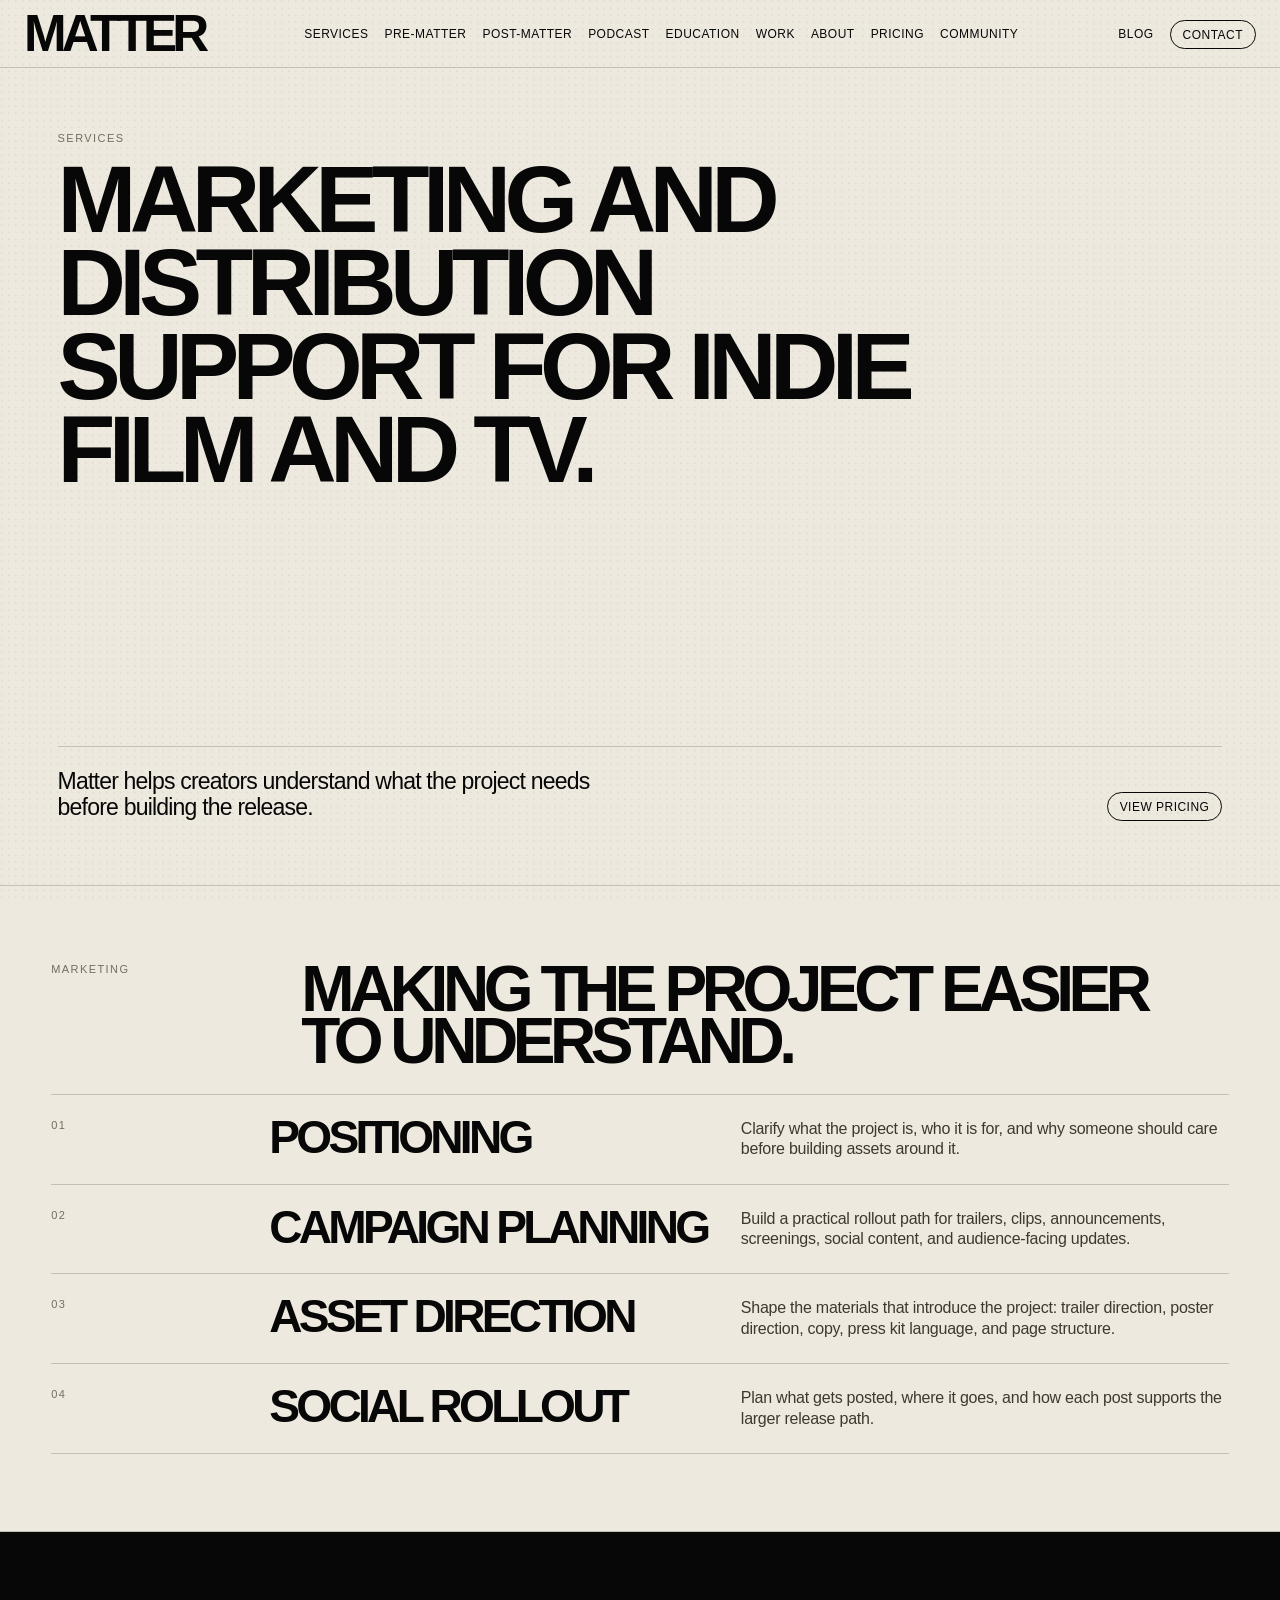
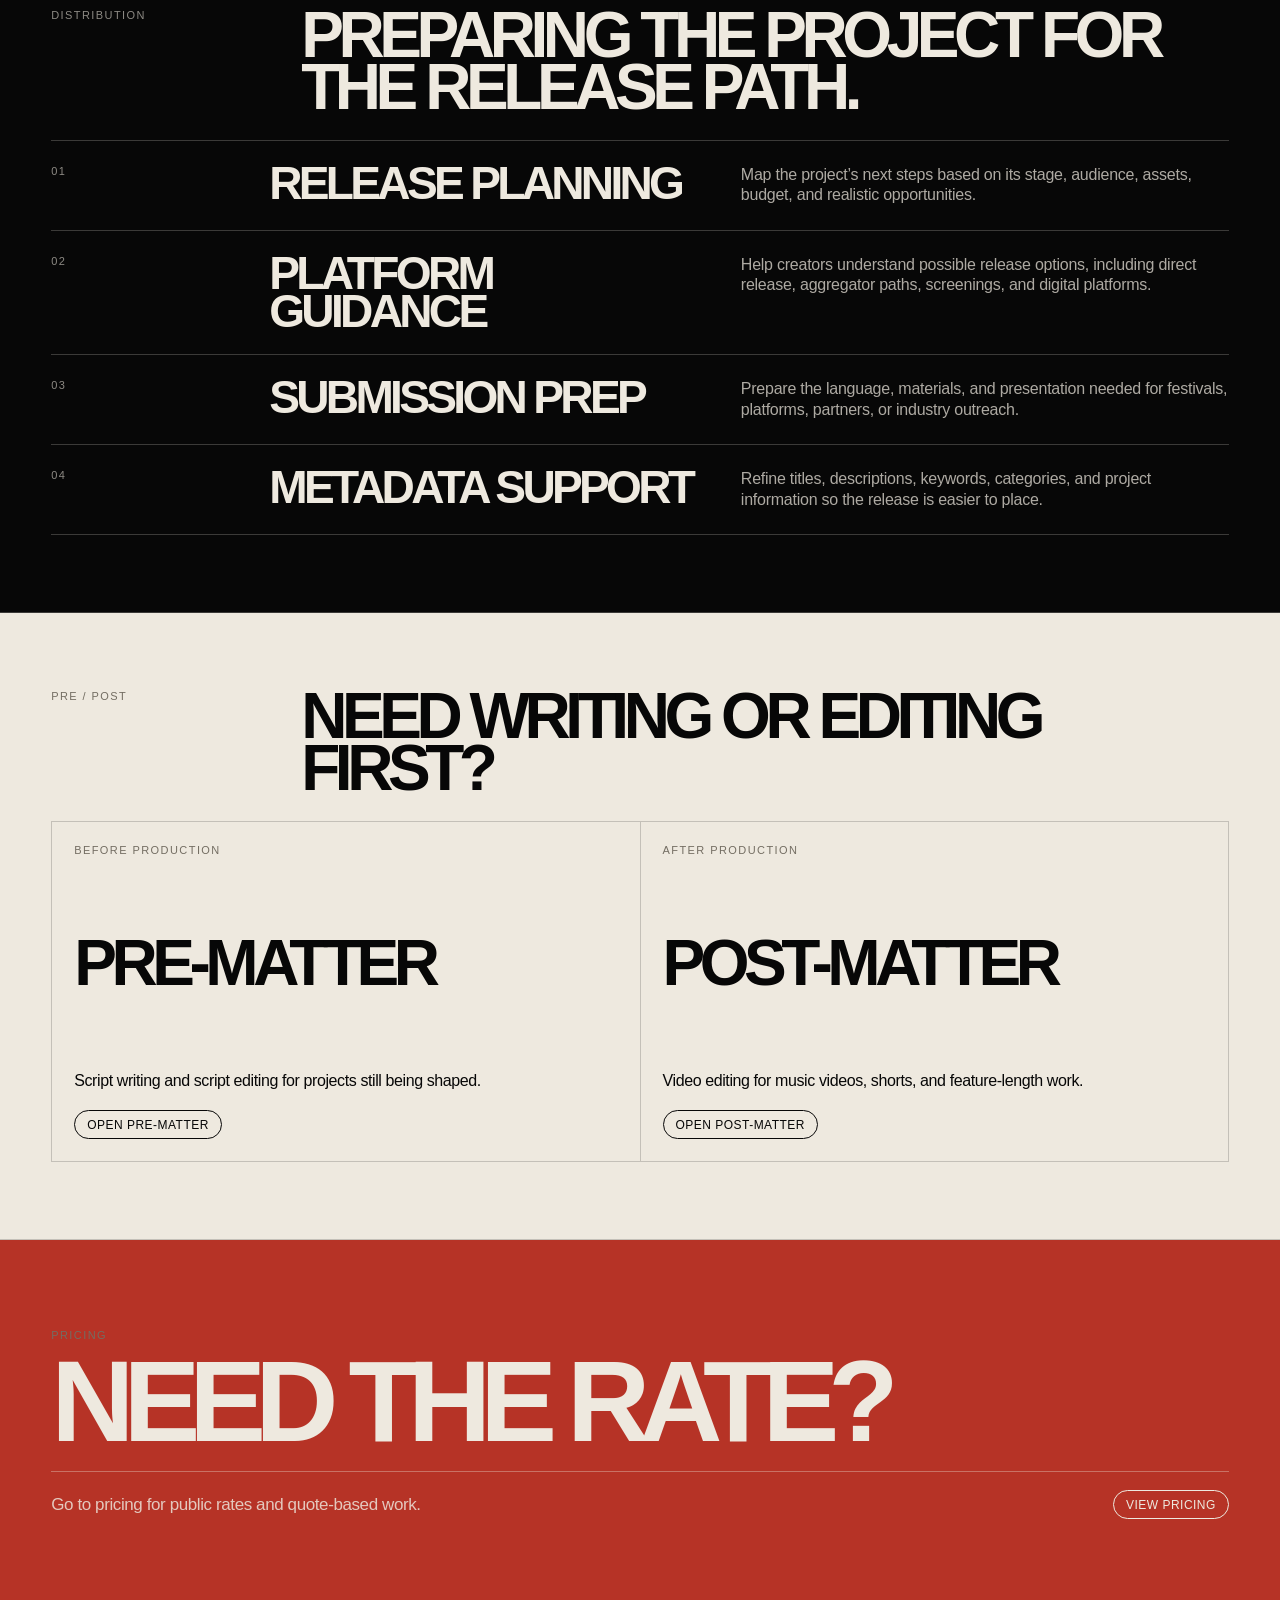
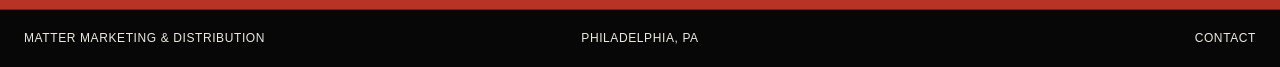
<file: services/index.html>
<!DOCTYPE html>
<html lang="en">
<head>
  <meta charset="UTF-8" />
  <meta name="viewport" content="width=device-width, initial-scale=1.0" />

  <title>Services | Indie Film Marketing & Distribution Support | Matter</title>
  <meta name="description" content="Matter provides indie film and TV marketing, distribution guidance, positioning, campaign planning, asset direction, social rollout support, release planning, submission prep, and metadata support." />

  <link rel="canonical" href="https://www.matterdistribution.com/services/" />
  <link rel="icon" href="/assets/images/favicon.ico">
<link rel="icon" type="image/png" sizes="32x32" href="/assets/images/favicon-32x32.png">
<link rel="icon" type="image/png" sizes="16x16" href="/assets/images/favicon-16x16.png">
<link rel="apple-touch-icon" href="/assets/images/apple-touch-icon.png">

  <meta property="og:site_name" content="Matter Marketing & Distribution" />
  <meta property="og:title" content="Services | Indie Film Marketing & Distribution Support | Matter" />
  <meta property="og:description" content="Marketing and distribution support for indie film and TV creators, including positioning, campaign planning, asset direction, release planning, submission prep, and metadata support." />
  <meta property="og:url" content="https://www.matterdistribution.com/services/" />
  <meta property="og:type" content="website" />

  <meta name="twitter:card" content="summary" />
  <meta name="twitter:title" content="Services | Indie Film Marketing & Distribution Support | Matter" />
  <meta name="twitter:description" content="Marketing and distribution support for indie film and TV creators, including positioning, campaign planning, release planning, submission prep, and metadata support." />

  <link rel="stylesheet" href="../assets/css/style.css" />
  <style>
    .service-hero {
      min-height: calc(100vh - 82px);
      display: grid;
      grid-template-columns: 1fr 1fr;
      border-bottom: 1px solid var(--line);
    }

    .service-hero-copy {
      padding: clamp(36px, 5vw, 76px) clamp(28px, 4.5vw, 68px);
      display: flex;
      flex-direction: column;
      justify-content: space-between;
      gap: 48px;
    }

    .service-hero-copy h1 {
      margin-bottom: 0;
      max-width: 900px;
      font-size: clamp(54px, 7.4vw, 124px);
      line-height: .88;
      letter-spacing: -.07em;
      text-transform: uppercase;
    }

    .service-hero-bottom {
      display: grid;
      grid-template-columns: 1fr auto;
      align-items: end;
      gap: 28px;
      padding-top: 22px;
      border-top: 1px solid var(--line);
    }

    .service-hero-bottom p {
      margin-bottom: 0;
      max-width: 560px;
      font-size: clamp(18px, 1.8vw, 25px);
      line-height: 1.12;
      letter-spacing: -.035em;
    }

    .service-hero-panel {
      background: var(--black);
      color: var(--cream);
      border-left: 1px solid var(--line);
      padding: 18px;
      display: grid;
    }

    .service-poster {
      position: relative;
      min-height: 100%;
      padding: 28px;
      display: flex;
      flex-direction: column;
      justify-content: space-between;
      background:
        radial-gradient(circle at 74% 24%, rgba(238, 233, 223, .22), transparent 18%),
        linear-gradient(115deg, rgba(182, 51, 38, .58), rgba(12, 12, 12, .32) 36%, rgba(5, 5, 5, .96)),
        #101010;
      overflow: hidden;
    }

    .service-poster::before {
      content: "";
      position: absolute;
      inset: 0;
      border: 1px solid rgba(238, 233, 223, .24);
      pointer-events: none;
    }

    .service-poster h2 {
      margin: 0;
      max-width: 780px;
      font-size: clamp(48px, 6vw, 112px);
      line-height: .8;
      letter-spacing: -.09em;
      text-transform: uppercase;
    }

    .service-meta {
      display: flex;
      justify-content: space-between;
      gap: 20px;
      color: rgba(238, 233, 223, .68);
      font-size: 11px;
      letter-spacing: .16em;
      text-transform: uppercase;
    }

    .services-section {
      padding: clamp(38px, 6vw, 86px) clamp(24px, 4vw, 58px);
      border-bottom: 1px solid var(--line);
    }

    .services-head {
      display: grid;
      grid-template-columns: 220px 1fr;
      gap: 30px;
      align-items: start;
      margin-bottom: 26px;
    }

    .services-head h2 {
      margin: 0;
      max-width: 860px;
      font-size: clamp(40px, 5vw, 92px);
      line-height: .82;
      letter-spacing: -.085em;
      text-transform: uppercase;
    }

    .service-list {
      border-top: 1px solid var(--line);
    }

    .service-row {
      display: grid;
      grid-template-columns: 190px 1fr 1.1fr;
      gap: 28px;
      padding: 24px 0;
      border-bottom: 1px solid var(--line);
      align-items: start;
    }

    .service-row h3 {
      margin: 0;
      font-size: clamp(30px, 3.6vw, 68px);
      line-height: .82;
      letter-spacing: -.08em;
      text-transform: uppercase;
    }

    .service-row p {
      margin: 0;
      max-width: 640px;
      color: #3d3831;
      font-size: 16px;
      line-height: 1.28;
      letter-spacing: -.015em;
    }

    .dark-services {
      background: var(--black);
      color: var(--cream);
      border-bottom-color: var(--line-light);
    }

    .dark-services .label,
    .dark-services .eyebrow {
      color: rgba(238, 233, 223, .58);
    }

    .dark-services .service-list {
      border-top-color: var(--line-light);
    }

    .dark-services .service-row {
      border-bottom-color: var(--line-light);
    }

    .dark-services .service-row p {
      color: rgba(238, 233, 223, .72);
    }

    .page-links {
      display: grid;
      grid-template-columns: 1fr 1fr;
      border-top: 1px solid var(--line);
      border-left: 1px solid var(--line);
    }

    .page-card {
      min-height: 340px;
      padding: 22px;
      border-right: 1px solid var(--line);
      border-bottom: 1px solid var(--line);
      display: flex;
      flex-direction: column;
      justify-content: space-between;
      transition: background .2s ease, color .2s ease;
    }

    .page-card:hover {
      background: var(--black);
      color: var(--cream);
    }

    .page-card:hover .label {
      color: rgba(238, 233, 223, .58);
    }

    .page-card h3 {
      margin: 0;
      max-width: 640px;
      font-size: clamp(44px, 5vw, 96px);
      line-height: .8;
      letter-spacing: -.085em;
      text-transform: uppercase;
    }

    .page-card p {
      margin: 0 0 18px;
      max-width: 480px;
      color: inherit;
      font-size: 16px;
      line-height: 1.28;
    }

    .services-cta {
      padding: clamp(44px, 7vw, 110px) clamp(24px, 4vw, 58px);
      background: var(--red);
      color: var(--cream);
    }

    .services-cta h2 {
      max-width: 1160px;
      margin: 0 0 24px;
      font-size: clamp(56px, 9vw, 160px);
      line-height: .8;
      letter-spacing: -.095em;
      text-transform: uppercase;
    }

    .services-cta-line {
      display: grid;
      grid-template-columns: 1fr auto;
      gap: 24px;
      align-items: center;
      padding-top: 18px;
      border-top: 1px solid rgba(238, 233, 223, .34);
    }

    .services-cta-line p {
      max-width: 560px;
      margin: 0;
      color: rgba(238, 233, 223, .82);
      font-size: 17px;
      line-height: 1.28;
    }

    .services-cta .button:hover {
      background: var(--cream);
      color: var(--black);
    }

    @media (max-width: 1050px) {
      .service-hero,
      .services-head,
      .service-row,
      .services-cta-line {
        grid-template-columns: 1fr;
      }

      .service-hero-panel {
        border-left: 0;
        border-top: 1px solid var(--line);
      }

      .service-poster {
        min-height: 460px;
      }
    }

    @media (max-width: 720px) {
      .service-hero-copy,
      .services-section,
      .services-cta {
        padding-left: 18px;
        padding-right: 18px;
      }

      .service-hero-bottom,
      .page-links {
        grid-template-columns: 1fr;
      }

      .page-card {
        min-height: 260px;
      }

      .service-poster h2 {
        font-size: clamp(46px, 14vw, 88px);
      }
    }

        .service-hero {
      grid-template-columns: 1fr;
    }

    .service-hero-copy {
      border-right: 0;
    }

  </style>
</head>

<body>
  <div class="grain"></div>

  <header>
    <a href="../index.html" class="brand">Matter</a>
    <nav aria-label="Main navigation">
      <a href="../services/index.html">Services</a>
      <a href="../pre-matter/index.html">Pre-Matter</a>
      <a href="../post-matter/index.html">Post-Matter</a>
      <a href="../podcast/index.html">Podcast</a>
      <a href="../education/index.html">Education</a>
      <a href="../work/index.html">Work</a>
      <a href="../about/index.html">About</a>
      <a href="../pricing/index.html">Pricing</a>
      <a href="../community/index.html">Community</a>
    </nav>
    <div class="header-right">
      <a href="../blog/index.html">Blog</a>
      <a class="button" href="../contact/index.html">Contact</a>
    </div>
  </header>

  <main>
    <section class="service-hero">
      <div class="service-hero-copy">
        <div>
          <p class="eyebrow">Services</p>
          <h1>Marketing and distribution support for indie film and TV.</h1>
        </div>

        <div class="service-hero-bottom">
          <p>Matter helps creators understand what the project needs before building the release.</p>
          <a class="button" href="../pricing/index.html">View pricing</a>
        </div>
      </div>

    </section>

    <section class="services-section">
      <div class="services-head">
        <p class="eyebrow">Marketing</p>
        <h2>Making the project easier to understand.</h2>
      </div>

      <div class="service-list">
        <div class="service-row">
          <span class="label">01</span>
          <h3>Positioning</h3>
          <p>Clarify what the project is, who it is for, and why someone should care before building assets around it.</p>
        </div>

        <div class="service-row">
          <span class="label">02</span>
          <h3>Campaign Planning</h3>
          <p>Build a practical rollout path for trailers, clips, announcements, screenings, social content, and audience-facing updates.</p>
        </div>

        <div class="service-row">
          <span class="label">03</span>
          <h3>Asset Direction</h3>
          <p>Shape the materials that introduce the project: trailer direction, poster direction, copy, press kit language, and page structure.</p>
        </div>

        <div class="service-row">
          <span class="label">04</span>
          <h3>Social Rollout</h3>
          <p>Plan what gets posted, where it goes, and how each post supports the larger release path.</p>
        </div>
      </div>
    </section>

    <section class="services-section dark-services">
      <div class="services-head">
        <p class="eyebrow">Distribution</p>
        <h2>Preparing the project for the release path.</h2>
      </div>

      <div class="service-list">
        <div class="service-row">
          <span class="label">01</span>
          <h3>Release Planning</h3>
          <p>Map the project’s next steps based on its stage, audience, assets, budget, and realistic opportunities.</p>
        </div>

        <div class="service-row">
          <span class="label">02</span>
          <h3>Platform Guidance</h3>
          <p>Help creators understand possible release options, including direct release, aggregator paths, screenings, and digital platforms.</p>
        </div>

        <div class="service-row">
          <span class="label">03</span>
          <h3>Submission Prep</h3>
          <p>Prepare the language, materials, and presentation needed for festivals, platforms, partners, or industry outreach.</p>
        </div>

        <div class="service-row">
          <span class="label">04</span>
          <h3>Metadata Support</h3>
          <p>Refine titles, descriptions, keywords, categories, and project information so the release is easier to place.</p>
        </div>
      </div>
    </section>

    <section class="services-section">
      <div class="services-head">
        <p class="eyebrow">Pre / Post</p>
        <h2>Need writing or editing first?</h2>
      </div>

      <div class="page-links">
        <a class="page-card" href="../pre-matter/index.html">
          <span class="label">Before production</span>
          <h3>Pre-Matter</h3>
          <div>
            <p>Script writing and script editing for projects still being shaped.</p>
            <span class="button">Open Pre-Matter</span>
          </div>
        </a>

        <a class="page-card" href="../post-matter/index.html">
          <span class="label">After production</span>
          <h3>Post-Matter</h3>
          <div>
            <p>Video editing for music videos, shorts, and feature-length work.</p>
            <span class="button">Open Post-Matter</span>
          </div>
        </a>
      </div>
    </section>

    <section class="services-cta">
      <p class="eyebrow">Pricing</p>
      <h2>Need the rate?</h2>
      <div class="services-cta-line">
        <p>Go to pricing for public rates and quote-based work.</p>
        <a class="button" href="../pricing/index.html">View pricing</a>
      </div>
    </section>
  </main>

  <footer>
    <div>Matter Marketing & Distribution</div>
    <div>Philadelphia, PA</div>
    <div><a href="../contact/index.html">Contact</a></div>
  </footer>
</body>
</html>
</file>
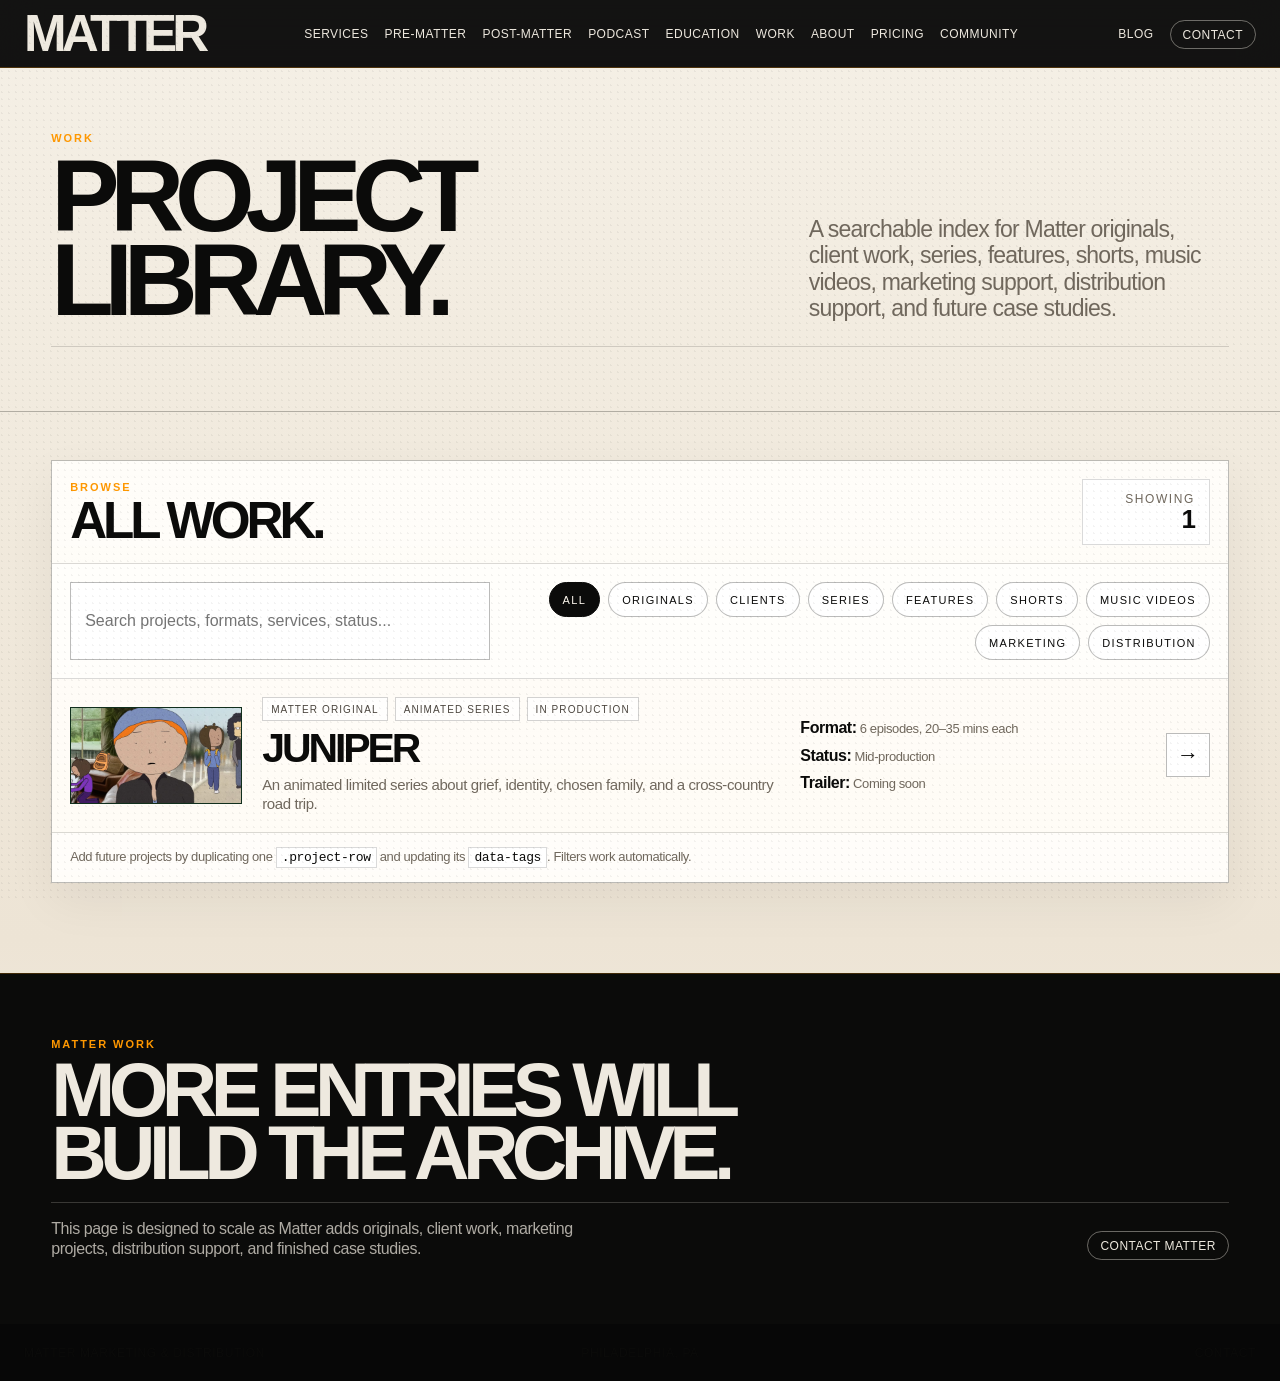
<file: work/index.html>
<!DOCTYPE html>
<html lang="en">
<head>
  <meta charset="UTF-8" />
  <meta name="viewport" content="width=device-width, initial-scale=1.0" />

  <title>Work | Matter Project Library</title>
  <meta name="description" content="Browse Matter originals, client projects, series, features, shorts, music videos, marketing work, distribution work, and active project showcases." />

  <link rel="canonical" href="https://www.matterdistribution.com/work/" />
  <link rel="icon" href="/assets/images/favicon.ico">
  <link rel="icon" type="image/png" sizes="32x32" href="/assets/images/favicon-32x32.png">
  <link rel="icon" type="image/png" sizes="16x16" href="/assets/images/favicon-16x16.png">
  <link rel="apple-touch-icon" href="/assets/images/apple-touch-icon.png">

  <meta property="og:site_name" content="Matter Marketing & Distribution" />
  <meta property="og:title" content="Work | Matter Project Library" />
  <meta property="og:description" content="Browse Matter originals, client projects, series, features, shorts, music videos, marketing work, distribution work, and active project showcases." />
  <meta property="og:url" content="https://www.matterdistribution.com/work/" />
  <meta property="og:type" content="website" />
  <meta property="og:image" content="https://www.matterdistribution.com/assets/images/work/juniper/juniper-poster.jpg" />

  <meta name="twitter:card" content="summary_large_image" />
  <meta name="twitter:title" content="Work | Matter Project Library" />
  <meta name="twitter:description" content="Browse Matter originals, client projects, series, and active project showcases." />

  <link rel="stylesheet" href="../assets/css/style.css" />
  <style>
    :root{
      --work-cream:#f5f0e6;
      --work-paper:#fffaf0;
      --work-ink:#0b0b0a;
      --work-soft:#70685d;
      --work-line:rgba(11,11,10,.15);
      --work-line-strong:rgba(11,11,10,.28);
      --work-orange:#ff9800;
      --work-green:#133621;
      --work-red:#b63326;
    }

    body{
      background:
        radial-gradient(circle at 22px 22px, rgba(11,11,10,.07) 1.3px, transparent 1.4px) 0 0 / 18px 18px,
        linear-gradient(180deg, var(--work-cream), #ede4d5 68%, var(--work-cream));
      color:var(--work-ink);
    }

    header{
      background:rgba(5,5,5,.94);
      border-bottom:1px solid rgba(255,152,0,.26);
    }

    header a,
    header nav a,
    .header-right a{ color:#eee9df; }

    .button{
      border-color:rgba(11,11,10,.36);
      color:var(--work-ink);
    }

    header .button{
      border-color:rgba(238,233,223,.42);
      color:#eee9df;
    }

    .button:hover{
      background:var(--work-ink);
      color:var(--work-paper);
    }

    header .button:hover{
      background:#eee9df;
      color:#050505;
    }

    .work-kicker{
      margin:0;
      color:var(--work-orange);
      font-size:11px;
      letter-spacing:.18em;
      text-transform:uppercase;
      font-weight:800;
    }

    .work-hero{
      padding:clamp(34px,5vw,76px) clamp(22px,4vw,58px);
      border-bottom:1px solid var(--work-line-strong);
    }

    .hero-shell{
      display:grid;
      grid-template-columns:minmax(0, 1fr) minmax(280px, 420px);
      gap:28px;
      align-items:end;
      padding-bottom:24px;
      border-bottom:1px solid var(--work-line);
    }

    .hero-shell h1{
      margin:10px 0 0;
      max-width:1120px;
      font-size:clamp(54px,8vw,138px);
      line-height:.82;
      letter-spacing:-.09em;
      text-transform:uppercase;
    }

    .hero-shell p:not(.work-kicker){
      margin:0;
      color:var(--work-soft);
      font-size:clamp(17px,1.8vw,24px);
      line-height:1.15;
      letter-spacing:-.035em;
    }

    .library{
      padding:clamp(28px,4vw,48px) clamp(22px,4vw,58px) clamp(50px,7vw,92px);
    }

    .library-panel{
      border:1px solid var(--work-line-strong);
      background:
        linear-gradient(180deg, rgba(255,255,255,.62), rgba(255,255,255,.36)),
        var(--work-paper);
      box-shadow:0 18px 46px rgba(11,11,10,.06);
    }

    .library-top{
      display:grid;
      grid-template-columns:minmax(0, 1fr) auto;
      gap:20px;
      align-items:center;
      padding:18px;
      border-bottom:1px solid var(--work-line);
    }

    .library-top h2{
      margin:6px 0 0;
      font-size:clamp(34px,4vw,72px);
      line-height:.84;
      letter-spacing:-.08em;
      text-transform:uppercase;
    }

    .library-count{
      border:1px solid var(--work-line);
      background:#fff;
      padding:12px 14px;
      min-width:128px;
      text-align:right;
      font-size:12px;
      letter-spacing:.13em;
      text-transform:uppercase;
      color:var(--work-soft);
    }

    .library-count strong{
      display:block;
      color:var(--work-ink);
      font-size:26px;
      line-height:1;
      letter-spacing:-.04em;
    }

    .library-controls{
      display:grid;
      grid-template-columns:minmax(240px, 420px) 1fr;
      gap:14px;
      padding:18px;
      border-bottom:1px solid var(--work-line);
      background:rgba(255,255,255,.42);
    }

    .work-search{
      width:100%;
      min-height:46px;
      border:1px solid var(--work-line-strong);
      background:#fff;
      color:var(--work-ink);
      padding:0 14px;
      font:inherit;
      outline:none;
      border-radius:0;
    }

    .work-search:focus{
      border-color:var(--work-orange);
      box-shadow:0 0 0 3px rgba(255,152,0,.16);
    }

    .filter-row{
      display:flex;
      flex-wrap:wrap;
      gap:8px;
      justify-content:flex-end;
      align-items:center;
    }

    .filter-button{
      border:1px solid var(--work-line-strong);
      background:#fff;
      color:var(--work-ink);
      padding:11px 13px 10px;
      cursor:pointer;
      font:inherit;
      font-size:11px;
      letter-spacing:.12em;
      text-transform:uppercase;
      border-radius:999px;
      transition:background .2s ease, color .2s ease, border-color .2s ease;
    }

    .filter-button:hover,
    .filter-button.active{
      background:var(--work-ink);
      color:var(--work-paper);
      border-color:var(--work-ink);
    }

    .project-list{
      display:grid;
    }

    .project-row{
      display:grid;
      grid-template-columns:172px minmax(0, 1.2fr) minmax(260px, .8fr) auto;
      gap:20px;
      align-items:center;
      min-height:146px;
      padding:18px;
      border-bottom:1px solid var(--work-line);
      color:inherit;
      text-decoration:none;
      transition:background .2s ease, transform .2s ease;
    }

    .project-row:hover{
      background:rgba(255,152,0,.08);
      transform:translateX(4px);
    }

    .project-row[hidden]{
      display:none;
    }

    .project-thumb{
      width:172px;
      aspect-ratio:16 / 9;
      height:auto;
      border:1px solid var(--work-line);
      background:
        radial-gradient(circle at 50% 24%, rgba(255,152,0,.18), transparent 24%),
        var(--work-green);
      display:grid;
      place-items:center;
      overflow:hidden;
      color:#fff;
      font-size:12px;
      letter-spacing:.14em;
      text-transform:uppercase;
      font-weight:800;
    }

    .project-thumb img{
      width:100%;
      height:100%;
      object-fit:cover;
      background:#080808;
      display:block;
    }

    .project-main{
      display:grid;
      gap:10px;
      min-width:0;
    }

    .project-main h3{
      margin:0;
      font-size:clamp(30px,3.2vw,58px);
      line-height:.86;
      letter-spacing:-.075em;
      text-transform:uppercase;
    }

    .project-main p{
      margin:0;
      color:var(--work-soft);
      line-height:1.25;
      max-width:720px;
      font-size:15px;
    }

    .project-tags{
      display:flex;
      flex-wrap:wrap;
      gap:7px;
    }

    .tag{
      display:inline-flex;
      border:1px solid rgba(11,11,10,.18);
      background:rgba(255,255,255,.72);
      padding:6px 8px 5px;
      color:#4c463f;
      font-size:10px;
      letter-spacing:.11em;
      text-transform:uppercase;
      white-space:nowrap;
    }

    .project-status{
      display:grid;
      gap:8px;
      color:var(--work-soft);
      font-size:13px;
      line-height:1.2;
    }

    .project-status strong{
      color:var(--work-ink);
      font-size:16px;
      letter-spacing:-.03em;
    }

    .project-arrow{
      width:44px;
      height:44px;
      border:1px solid var(--work-line-strong);
      display:grid;
      place-items:center;
      font-size:22px;
      line-height:1;
      background:#fff;
    }

    .project-row:hover .project-arrow{
      background:var(--work-orange);
      color:var(--work-ink);
      border-color:var(--work-orange);
    }

    .empty-state{
      display:none;
      padding:32px 18px;
      color:var(--work-soft);
      border-bottom:1px solid var(--work-line);
    }

    .empty-state.active{
      display:block;
    }

    .library-note{
      padding:16px 18px;
      color:var(--work-soft);
      font-size:13px;
      line-height:1.3;
      background:rgba(255,255,255,.36);
    }

    .library-note code{
      background:#fff;
      border:1px solid var(--work-line);
      padding:2px 5px;
      color:var(--work-ink);
    }

    .work-footer-cta{
      padding:clamp(32px,5vw,70px) clamp(22px,4vw,58px);
      background:var(--work-ink);
      color:#eee9df;
      border-top:1px solid rgba(255,152,0,.22);
    }

    .work-footer-cta h2{
      margin:8px 0 18px;
      max-width:880px;
      font-size:clamp(44px,6vw,110px);
      line-height:.82;
      letter-spacing:-.085em;
      text-transform:uppercase;
    }

    .work-cta-line{
      display:grid;
      grid-template-columns:1fr auto;
      gap:22px;
      align-items:end;
      padding-top:16px;
      border-top:1px solid rgba(238,233,223,.2);
    }

    .work-cta-line p{
      margin:0;
      max-width:580px;
      color:rgba(238,233,223,.72);
      line-height:1.28;
    }

    .work-footer-cta .button{
      color:#eee9df;
      border-color:rgba(238,233,223,.42);
    }

    .work-footer-cta .button:hover{
      background:#eee9df;
      color:var(--work-ink);
    }

    footer{
      border-top-color:rgba(11,11,10,.16);
      color:var(--work-ink);
    }

    footer a{ color:var(--work-ink); }

    @media(max-width:1050px){
      .hero-shell,
      .library-top,
      .library-controls,
      .work-cta-line{
        grid-template-columns:1fr;
      }

      .filter-row{
        justify-content:flex-start;
      }

      .library-count{
        text-align:left;
      }

      .project-row{
        grid-template-columns:110px minmax(0, 1fr) auto;
      }

      .project-status{
        grid-column:2 / span 2;
      }

      .project-thumb{
        width:110px;
        height:84px;
      }
    }

    @media(max-width:720px){
      .work-hero,
      .library,
      .work-footer-cta{
        padding-left:18px;
        padding-right:18px;
      }

      .project-row{
        grid-template-columns:1fr auto;
        gap:12px;
      }

      .project-thumb{
        width:100%;
        height:160px;
        grid-column:1 / -1;
      }

      .project-main{
        grid-column:1 / -1;
      }

      .project-status{
        grid-column:1 / -1;
      }

      .project-arrow{
        display:none;
      }
    }
  </style>
</head>
<body>
  <div class="grain"></div>

  <header>
    <a href="../index.html" class="brand">Matter</a>
    <nav aria-label="Main navigation">
      <a href="../services/index.html">Services</a>
      <a href="../pre-matter/index.html">Pre-Matter</a>
      <a href="../post-matter/index.html">Post-Matter</a>
      <a href="../podcast/index.html">Podcast</a>
      <a href="../education/index.html">Education</a>
      <a href="../work/index.html">Work</a>
      <a href="../about/index.html">About</a>
      <a href="../pricing/index.html">Pricing</a>
      <a href="../community/index.html">Community</a>
    </nav>
    <div class="header-right">
      <a href="../blog/index.html">Blog</a>
      <a class="button" href="../contact/index.html">Contact</a>
    </div>
  </header>

  <main>
    <section class="work-hero">
      <div class="hero-shell">
        <div>
          <p class="work-kicker">Work</p>
          <h1>Project library.</h1>
        </div>
        <p>A searchable index for Matter originals, client work, series, features, shorts, music videos, marketing support, distribution support, and future case studies.</p>
      </div>
    </section>

    <section class="library" aria-labelledby="libraryTitle">
      <div class="library-panel">
        <div class="library-top">
          <div>
            <p class="work-kicker">Browse</p>
            <h2 id="libraryTitle">All work.</h2>
          </div>
          <div class="library-count" aria-live="polite">
            Showing
            <strong id="visibleCount">1</strong>
          </div>
        </div>

        <div class="library-controls">
          <input class="work-search" id="workSearch" type="search" placeholder="Search projects, formats, services, status..." aria-label="Search work projects" />
          <div class="filter-row" aria-label="Filter work projects">
            <button class="filter-button active" type="button" data-filter="all">All</button>
            <button class="filter-button" type="button" data-filter="originals">Originals</button>
            <button class="filter-button" type="button" data-filter="clients">Clients</button>
            <button class="filter-button" type="button" data-filter="series">Series</button>
            <button class="filter-button" type="button" data-filter="features">Features</button>
            <button class="filter-button" type="button" data-filter="shorts">Shorts</button>
            <button class="filter-button" type="button" data-filter="music-videos">Music Videos</button>
            <button class="filter-button" type="button" data-filter="marketing">Marketing</button>
            <button class="filter-button" type="button" data-filter="distribution">Distribution</button>
          </div>
        </div>

        <div class="project-list" id="projectList">
          <a class="project-row"
             href="projects/juniper/index.html"
             data-title="Juniper"
             data-search="juniper matter original animated series animation limited series grief identity chosen family road trip mid-production six episodes"
             data-tags="all originals series animation">
            <div class="project-thumb">
              <img src="../assets/images/work/juniper/juniper-3.jpg" alt="Juniper project still" onerror="this.onerror=null; this.src='../assets/images/work/juniper/juniper-1.jpg';" />
            </div>

            <div class="project-main">
              <div class="project-tags">
                <span class="tag">Matter Original</span>
                <span class="tag">Animated Series</span>
                <span class="tag">In Production</span>
              </div>
              <h3>Juniper</h3>
              <p>An animated limited series about grief, identity, chosen family, and a cross-country road trip.</p>
            </div>

            <div class="project-status">
              <span><strong>Format:</strong> 6 episodes, 20–35 mins each</span>
              <span><strong>Status:</strong> Mid-production</span>
              <span><strong>Trailer:</strong> Coming soon</span>
            </div>

            <div class="project-arrow" aria-hidden="true">→</div>
          </a>

          <!--
          To add another project, duplicate the project-row above.

          Update:
          - href
          - data-title
          - data-search
          - data-tags

          Useful data-tags:
          originals, clients, features, shorts, music-videos, marketing, distribution, animation

          Example:
          data-tags="all clients shorts marketing"
          -->
        </div>

        <div class="empty-state" id="emptyState">No projects match that search or filter yet.</div>

        <div class="library-note">
          Add future projects by duplicating one <code>.project-row</code> and updating its <code>data-tags</code>. Filters work automatically.
        </div>
      </div>
    </section>

    <section class="work-footer-cta">
      <p class="work-kicker">Matter Work</p>
      <h2>More entries will build the archive.</h2>
      <div class="work-cta-line">
        <p>This page is designed to scale as Matter adds originals, client work, marketing projects, distribution support, and finished case studies.</p>
        <a class="button" href="../contact/index.html">Contact Matter</a>
      </div>
    </section>
  </main>

  <footer>
    <div>Matter Marketing & Distribution</div>
    <div>Philadelphia, PA</div>
    <div><a href="../contact/index.html">Contact</a></div>
  </footer>

  <script>
    const searchInput = document.getElementById("workSearch");
    const filterButtons = document.querySelectorAll(".filter-button");
    const projectRows = Array.from(document.querySelectorAll(".project-row"));
    const visibleCount = document.getElementById("visibleCount");
    const emptyState = document.getElementById("emptyState");

    let activeFilter = "all";

    function normalize(value){
      return String(value || "").toLowerCase().trim();
    }

    function updateProjects(){
      const query = normalize(searchInput.value);
      let count = 0;

      projectRows.forEach((row) => {
        const tags = normalize(row.dataset.tags);
        const haystack = normalize(`${row.dataset.title} ${row.dataset.search} ${row.textContent}`);
        const matchesFilter = activeFilter === "all" || tags.split(/\s+/).includes(activeFilter);
        const matchesSearch = !query || haystack.includes(query);
        const visible = matchesFilter && matchesSearch;

        row.hidden = !visible;
        if (visible) count += 1;
      });

      visibleCount.textContent = count;
      emptyState.classList.toggle("active", count === 0);
    }

    filterButtons.forEach((button) => {
      button.addEventListener("click", () => {
        activeFilter = button.dataset.filter || "all";

        filterButtons.forEach((item) => item.classList.remove("active"));
        button.classList.add("active");

        updateProjects();
      });
    });

    searchInput.addEventListener("input", updateProjects);
    updateProjects();
  </script>
</body>
</html>
</file>
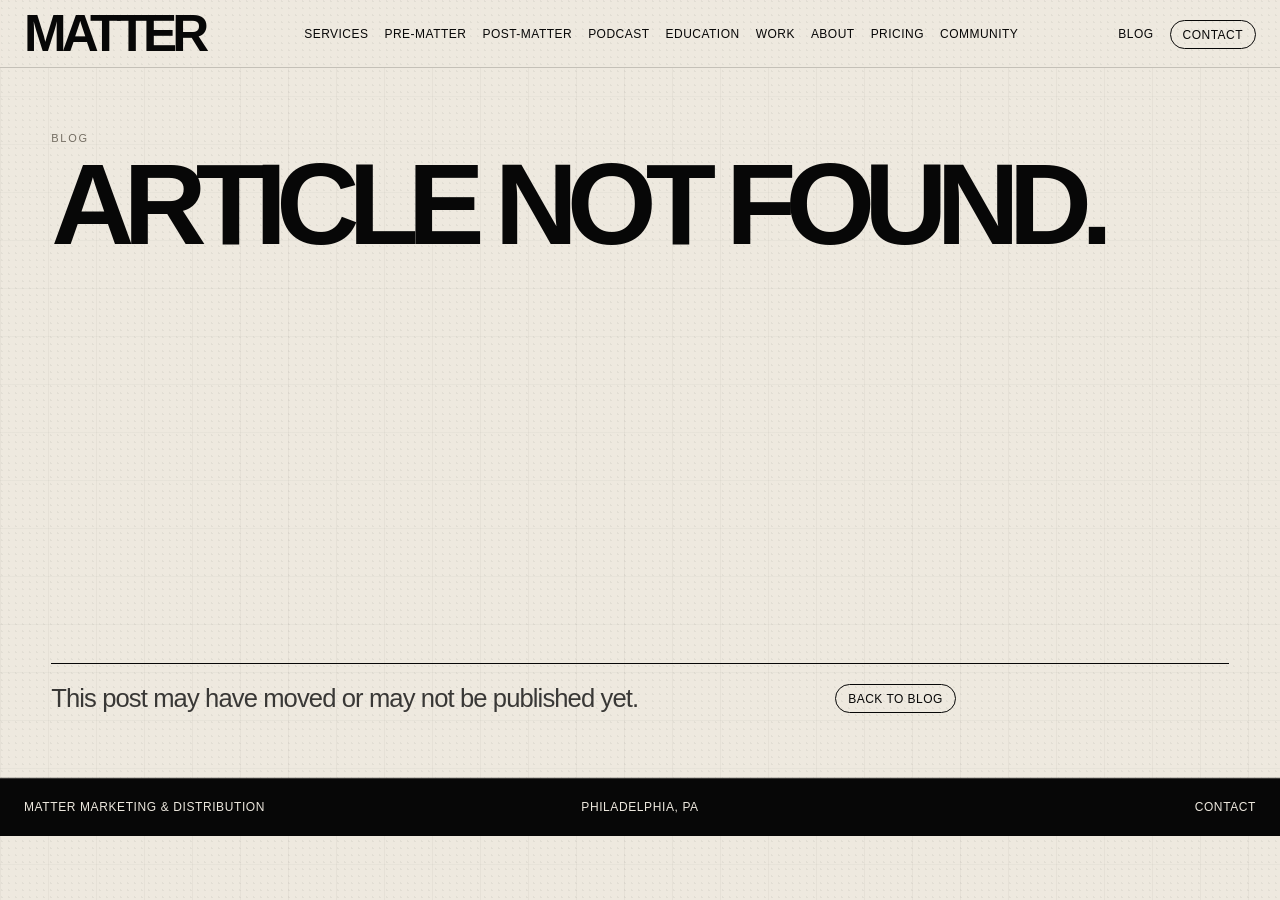
<file: blog/post.html>
<!DOCTYPE html>
<html lang="en">
<head>
  <meta charset="UTF-8" />
  <meta name="viewport" content="width=device-width, initial-scale=1.0" />

  <title id="pageTitle">Article | Matter Marketing & Distribution</title>
  <meta id="metaDescription" name="description" content="Read Matter articles on indie film marketing, distribution, release strategy, project positioning, and creator education." />

  <link id="canonicalLink" rel="canonical" href="https://www.matterdistribution.com/blog/post.html" />

  <meta property="og:site_name" content="Matter Marketing & Distribution" />
  <meta id="ogTitle" property="og:title" content="Article | Matter Marketing & Distribution" />
  <meta id="ogDescription" property="og:description" content="Read Matter articles on indie film marketing, distribution, release strategy, project positioning, and creator education." />
  <meta id="ogUrl" property="og:url" content="https://www.matterdistribution.com/blog/post.html" />
  <meta property="og:type" content="article" />
  <meta id="ogImage" property="og:image" content="https://www.matterdistribution.com/assets/images/og-blog.jpg" />

  <meta name="twitter:card" content="summary_large_image" />
  <meta id="twitterTitle" name="twitter:title" content="Article | Matter Marketing & Distribution" />
  <meta id="twitterDescription" name="twitter:description" content="Read Matter articles on indie film marketing, distribution, release strategy, project positioning, and creator education." />
  <meta id="twitterImage" name="twitter:image" content="https://www.matterdistribution.com/assets/images/og-blog.jpg" />

  <link rel="stylesheet" href="../assets/css/style.css" />

  <style>
    :root {
      --black: #070707;
      --cream: #eee9df;
      --paper: #f6f1e8;
      --red: #b63326;
      --muted: #736d62;
      --line: rgba(7, 7, 7, .18);
    }

    body {
      background:
        linear-gradient(90deg, rgba(7,7,7,.035) 0 1px, transparent 1px),
        linear-gradient(180deg, rgba(7,7,7,.028) 0 1px, transparent 1px),
        var(--cream);
      background-size: 48px 48px;
      color: var(--black);
    }

    .article-kicker {
      margin: 0;
      color: var(--muted);
      font-size: 11px;
      letter-spacing: .16em;
      text-transform: uppercase;
    }

    .article-hero {
      min-height: calc(88vh - 82px);
      padding: clamp(34px, 5vw, 72px) clamp(24px, 4vw, 58px);
      border-bottom: 1px solid var(--line);
      display: grid;
      align-content: space-between;
      gap: 46px;
      position: relative;
      overflow: hidden;
    }

    .article-hero.has-image {
      color: var(--cream);
      background-size: cover;
      background-position: center;
    }

    .article-hero.has-image::before {
      content: "";
      position: absolute;
      inset: 0;
      background:
        linear-gradient(90deg, rgba(7,7,7,.86), rgba(7,7,7,.42) 58%, rgba(7,7,7,.88)),
        linear-gradient(135deg, rgba(182,51,38,.44), transparent 42%);
      z-index: 1;
    }

    .article-hero.has-image > * {
      position: relative;
      z-index: 2;
    }

    .article-top {
      display: grid;
      gap: 16px;
    }

    .article-top h1 {
      margin: 0;
      max-width: 1280px;
      font-size: clamp(62px, 9vw, 172px);
      line-height: .78;
      letter-spacing: -.095em;
      text-transform: uppercase;
    }

    .article-bottom {
      display: grid;
      grid-template-columns: minmax(0, 760px) 1fr;
      gap: 24px;
      align-items: end;
      padding-top: 20px;
      border-top: 1px solid currentColor;
    }

    .article-bottom p {
      margin: 0;
      max-width: 760px;
      color: inherit;
      opacity: .78;
      font-size: clamp(18px, 2vw, 28px);
      line-height: 1.14;
      letter-spacing: -.035em;
    }

    .article-meta {
      display: flex;
      flex-wrap: wrap;
      justify-content: flex-end;
      gap: 10px;
      font-size: 11px;
      letter-spacing: .12em;
      text-transform: uppercase;
      color: inherit;
      opacity: .72;
    }

    .article-shell {
      padding: clamp(38px, 6vw, 88px) clamp(24px, 4vw, 58px);
      border-bottom: 1px solid var(--line);
    }

    .article-layout {
      display: grid;
      grid-template-columns: 220px minmax(0, 820px) 1fr;
      gap: clamp(22px, 4vw, 58px);
      align-items: start;
    }

    .article-side {
      position: sticky;
      top: 104px;
      display: grid;
      gap: 14px;
    }

    .article-side a {
      color: inherit;
      text-transform: uppercase;
      font-size: 12px;
      letter-spacing: .08em;
    }

    .article-content {
      font-size: clamp(18px, 1.55vw, 24px);
      line-height: 1.42;
      letter-spacing: -.025em;
      color: #2f2b27;
    }

    .article-content p {
      margin: 0 0 1.25em;
    }

    .article-content h2 {
      margin: 2.1em 0 .55em;
      font-size: clamp(36px, 4.5vw, 86px);
      line-height: .84;
      letter-spacing: -.08em;
      text-transform: uppercase;
      color: var(--black);
    }

    .article-content blockquote {
      margin: 2em 0;
      padding: 24px;
      border-left: 3px solid var(--red);
      background: rgba(7,7,7,.045);
      font-size: clamp(24px, 2.8vw, 42px);
      line-height: 1.06;
      letter-spacing: -.055em;
    }

    .article-content img {
      width: 100%;
      display: block;
      margin: 2em 0;
      border: 1px solid var(--line);
    }

    .related-section {
      padding: clamp(34px, 5vw, 72px) clamp(24px, 4vw, 58px);
      background: var(--black);
      color: var(--cream);
    }

    .related-section h2 {
      margin: 0 0 24px;
      max-width: 900px;
      font-size: clamp(42px, 5.5vw, 104px);
      line-height: .82;
      letter-spacing: -.085em;
      text-transform: uppercase;
    }

    .related-actions {
      display: flex;
      gap: 10px;
      flex-wrap: wrap;
    }

    @media (max-width: 1050px) {
      .article-bottom,
      .article-layout {
        grid-template-columns: 1fr;
      }

      .article-meta {
        justify-content: flex-start;
      }

      .article-side {
        position: static;
        display: flex;
        flex-wrap: wrap;
      }
    }

    @media (max-width: 720px) {
      .article-hero,
      .article-shell,
      .related-section {
        padding-left: 18px;
        padding-right: 18px;
      }
    }
  </style>
</head>

<body>
  <div class="grain"></div>

  <header>
    <a href="../index.html" class="brand">Matter</a>
    <nav aria-label="Main navigation">
      <a href="../services/index.html">Services</a>
      <a href="../pre-matter/index.html">Pre-Matter</a>
      <a href="../post-matter/index.html">Post-Matter</a>
      <a href="../podcast/index.html">Podcast</a>
      <a href="../education/index.html">Education</a>
      <a href="../work/index.html">Work</a>
      <a href="../about/index.html">About</a>
      <a href="../pricing/index.html">Pricing</a>
      <a href="../community/index.html">Community</a>
    </nav>
    <div class="header-right">
      <a href="../blog/index.html">Blog</a>
      <a class="button" href="../contact/index.html">Contact</a>
    </div>
  </header>

  <main id="articleRoot"></main>

  <footer>
    <div>Matter Marketing & Distribution</div>
    <div>Philadelphia, PA</div>
    <div><a href="../contact/index.html">Contact</a></div>
  </footer>

  <script src="./posts.js"></script>

  <script>
    const articleRoot = document.getElementById("articleRoot");
    const params = new URLSearchParams(window.location.search);
    const slug = params.get("slug");

    let post = null;

    const siteUrl = "https://www.matterdistribution.com";
    const defaultShareImage = `${siteUrl}/assets/images/og-blog.jpg`;

    function setMetaContent(id, value) {
      const tag = document.getElementById(id);
      if (tag && value) tag.setAttribute("content", value);
    }

    function setCanonical(value) {
      const tag = document.getElementById("canonicalLink");
      if (tag && value) tag.setAttribute("href", value);
    }

    function absoluteUrl(path) {
      if (!path) return defaultShareImage;
      if (path.startsWith("http://") || path.startsWith("https://")) return path;
      return new URL(path, window.location.href).href;
    }

    function updateArticleMetadata(post) {
      const title = `${post.title} | Matter Blog`;
      const description = post.blurb || "Read Matter articles on indie film marketing, distribution, release strategy, project positioning, and creator education.";
      const articleUrl = `${siteUrl}/blog/post.html?slug=${encodeURIComponent(post.slug)}`;
      const imageUrl = absoluteUrl(post.thumbnail);

      document.title = title;

      const pageTitle = document.getElementById("pageTitle");
      if (pageTitle) pageTitle.textContent = title;

      setMetaContent("metaDescription", description);
      setCanonical(articleUrl);

      setMetaContent("ogTitle", title);
      setMetaContent("ogDescription", description);
      setMetaContent("ogUrl", articleUrl);
      setMetaContent("ogImage", imageUrl);

      setMetaContent("twitterTitle", title);
      setMetaContent("twitterDescription", description);
      setMetaContent("twitterImage", imageUrl);
    }

    function renderNotFound() {
      const title = "Article Not Found | Matter";
      const description = "This Matter article may have moved or may not be published yet.";
      const url = `${siteUrl}/blog/`;

      document.title = title;

      const pageTitle = document.getElementById("pageTitle");
      if (pageTitle) pageTitle.textContent = title;

      setMetaContent("metaDescription", description);
      setCanonical(url);

      setMetaContent("ogTitle", title);
      setMetaContent("ogDescription", description);
      setMetaContent("ogUrl", url);
      setMetaContent("ogImage", defaultShareImage);

      setMetaContent("twitterTitle", title);
      setMetaContent("twitterDescription", description);
      setMetaContent("twitterImage", defaultShareImage);

      articleRoot.innerHTML = `
        <section class="article-hero">
          <div class="article-top">
            <p class="article-kicker">Blog</p>
            <h1>Article not found.</h1>
          </div>

          <div class="article-bottom">
            <p>This post may have moved or may not be published yet.</p>
            <div class="related-actions">
              <a class="button" href="./index.html">Back to Blog</a>
            </div>
          </div>
        </section>
      `;
    }

    function renderContent(content = []) {
      return content.map((block) => {
        if (block.type === "heading") {
          return `<h2>${block.text}</h2>`;
        }

        if (block.type === "quote") {
          return `<blockquote>${block.text}</blockquote>`;
        }

        if (block.type === "image") {
          return `<img src="${block.src}" alt="${block.alt || ""}">`;
        }

        return `<p>${block.text}</p>`;
      }).join("");
    }

    function renderPost(post) {
      updateArticleMetadata(post);

      const heroClass = post.thumbnail ? "article-hero has-image" : "article-hero";
      const heroStyle = post.thumbnail ? `style="background-image:url('${post.thumbnail}')"` : "";

      articleRoot.innerHTML = `
        <article>
          <section class="${heroClass}" ${heroStyle}>
            <div class="article-top">
              <p class="article-kicker">${post.category}</p>
              <h1>${post.title}</h1>
            </div>

            <div class="article-bottom">
              <p>${post.blurb}</p>
              <div class="article-meta">
                <span>${post.date || ""}</span>
                <span>${post.author || "Matter"}</span>
                <span>${post.readTime || ""}</span>
              </div>
            </div>
          </section>

          <section class="article-shell">
            <div class="article-layout">
              <aside class="article-side">
                <a href="./index.html">Back to Blog</a>
                <a href="../education/index.html">Education</a>
                <a href="../contact/index.html">Contact</a>
              </aside>

              <div class="article-content">
                ${renderContent(post.content)}
              </div>

              <aside></aside>
            </div>
          </section>
        </article>

        <section class="related-section">
          <h2>More notes from Matter.</h2>
          <div class="related-actions">
            <a class="button" href="./index.html">Browse Blog</a>
            <a class="button" href="../education/index.html">Education</a>
          </div>
        </section>
      `;
    }

    window.blogPostsReady
      .then(() => {
        post = window.blogPosts.find((item) => item.slug === slug);

        if (!post) {
          renderNotFound();
        } else {
          renderPost(post);
        }
      })
      .catch((error) => {
        console.error(error);
        renderNotFound();
      });
  </script>
</body>
</html>
</file>
<file: assets/css/style.css>
:root {
  --black: #070707;
  --cream: #eee9df;
  --paper: #f6f1e8;
  --red: #b63326;
  --muted: #736d62;
  --line: rgba(7, 7, 7, .18);
  --line-light: rgba(246, 241, 232, .22);
}

* { box-sizing: border-box; }

html { scroll-behavior: smooth; }

body {
  margin: 0;
  background: var(--cream);
  color: var(--black);
  font-family: Arial, Helvetica, sans-serif;
  letter-spacing: -0.025em;
}

a { color: inherit; text-decoration: none; }

.grain {
  pointer-events: none;
  position: fixed;
  inset: 0;
  z-index: 50;
  opacity: .05;
  background-image: radial-gradient(circle at 25% 20%, #000 0 1px, transparent 1px);
  background-size: 7px 7px;
  mix-blend-mode: multiply;
}

header {
  position: sticky;
  top: 0;
  z-index: 40;
  display: grid;
  grid-template-columns: auto 1fr auto;
  align-items: center;
  gap: 24px;
  padding: 16px 24px 14px;
  border-bottom: 1px solid var(--line);
  background: rgba(238, 233, 223, .92);
  backdrop-filter: blur(18px);
}

.brand {
  font-size: clamp(34px, 4vw, 62px);
  line-height: .72;
  font-weight: 900;
  letter-spacing: -.095em;
  text-transform: uppercase;
}

nav,
.header-right {
  display: flex;
  align-items: center;
  gap: 16px;
  font-size: 12px;
  letter-spacing: .04em;
  text-transform: uppercase;
}

nav { justify-content: center; flex-wrap: wrap; }
.header-right { justify-content: flex-end; }

.button {
  display: inline-flex;
  align-items: center;
  justify-content: center;
  width: fit-content;
  border: 1px solid currentColor;
  border-radius: 999px;
  padding: 8px 12px 7px;
  font-size: 12px;
  line-height: 1;
  letter-spacing: .04em;
  text-transform: uppercase;
  transition: background .2s ease, color .2s ease;
}

.button:hover {
  background: var(--black);
  color: var(--cream);
}

.hero-feature .button:hover,
.poster .button:hover,
.cta .button:hover {
  background: var(--cream);
  color: var(--black);
}

.hero {
  min-height: calc(100vh - 82px);
  display: grid;
  grid-template-columns: 1fr 1fr;
  border-bottom: 1px solid var(--line);
}

.hero-title {
  padding: clamp(36px, 5vw, 76px) clamp(28px, 4.5vw, 68px);
  display: flex;
  flex-direction: column;
  justify-content: space-between;
  gap: 48px;
}

.eyebrow {
  margin: 0 0 14px;
  color: var(--muted);
  font-size: 11px;
  letter-spacing: .13em;
  text-transform: uppercase;
}

h1, h2, h3, p { margin-top: 0; }

h1 {
  margin-bottom: 0;
  max-width: 860px;
  font-size: clamp(54px, 7.4vw, 124px);
  line-height: .88;
  letter-spacing: -.07em;
  text-transform: uppercase;
}

.hero-copy {
  display: grid;
  grid-template-columns: 1fr auto;
  align-items: end;
  gap: 28px;
  padding-top: 22px;
  border-top: 1px solid var(--line);
}

.hero-copy p {
  margin-bottom: 0;
  max-width: 540px;
  font-size: clamp(18px, 1.8vw, 25px);
  line-height: 1.12;
  letter-spacing: -.035em;
}

.hero-buttons {
  display: flex;
  align-items: center;
  justify-content: flex-end;
  gap: 10px;
  flex-wrap: wrap;
}

.hero-feature {
  display: grid;
  grid-template-rows: 1fr;
  border-left: 1px solid var(--line);
  background: var(--black);
  color: var(--cream);
}

.featured-carousel {
  position: relative;
  min-height: 100%;
  padding: 18px;
  background:
    radial-gradient(circle at 75% 24%, rgba(238, 233, 223, .24), transparent 18%),
    linear-gradient(115deg, rgba(182, 51, 38, .58), rgba(12, 12, 12, .32) 36%, rgba(5, 5, 5, .96)),
    #101010;
  overflow: hidden;
}

.featured-carousel::before {
  content: "";
  position: absolute;
  inset: 18px;
  border: 1px solid rgba(238, 233, 223, .24);
  pointer-events: none;
  z-index: 3;
}

.featured-track {
  display: grid;
  height: 100%;
  min-height: 460px;
}

.featured-slide {
  grid-area: 1 / 1;
  min-height: 460px;
  padding: 28px;
  display: flex;
  flex-direction: column;
  justify-content: space-between;
  opacity: 0;
  transform: translateX(16px);
  transition: opacity .5s ease, transform .5s ease;
  pointer-events: none;
}

.featured-slide.active {
  opacity: 1;
  transform: translateX(0);
  pointer-events: auto;
}

.featured-slide h2 {
  margin: 0;
  max-width: 860px;
  font-size: clamp(50px, 7vw, 118px);
  line-height: .8;
  letter-spacing: -.09em;
  text-transform: uppercase;
}

.featured-meta {
  display: flex;
  justify-content: space-between;
  gap: 20px;
  color: rgba(238, 233, 223, .68);
  font-size: 11px;
  letter-spacing: .16em;
  text-transform: uppercase;
}

.carousel-controls {
  position: absolute;
  right: 30px;
  bottom: 30px;
  z-index: 5;
  display: flex;
  gap: 8px;
}

.carousel-controls button {
  width: 34px;
  height: 34px;
  border-radius: 999px;
  border: 1px solid rgba(238, 233, 223, .5);
  background: transparent;
  color: var(--cream);
  cursor: pointer;
  font-size: 15px;
  line-height: 1;
}

.carousel-controls button:hover {
  background: var(--cream);
  color: var(--black);
}

.hero-actions {
  display: grid;
  grid-template-columns: repeat(3, 1fr);
  border-top: 1px solid var(--line-light);
}

.hero-action {
  min-height: 118px;
  padding: 18px;
  display: flex;
  flex-direction: column;
  justify-content: space-between;
  border-right: 1px solid var(--line-light);
  background: #101010;
  transition: background .2s ease;
}

.hero-action:last-child { border-right: 0; }
.hero-action:hover { background: #1a1a1a; }

.label {
  color: var(--muted);
  font-size: 11px;
  letter-spacing: .13em;
  text-transform: uppercase;
}

.dark .label,
.hero-feature .label {
  color: rgba(238, 233, 223, .58);
}

.hero-action strong {
  font-size: clamp(26px, 3vw, 48px);
  line-height: .86;
  letter-spacing: -.075em;
  text-transform: uppercase;
  font-weight: 900;
}

.dark {
  background: var(--black);
  color: var(--cream);
  border-bottom-color: var(--line-light);
}

.price-grid {
  display: grid;
  grid-template-columns: repeat(4, 1fr);
  border-top: 1px solid var(--line-light);
  border-left: 1px solid var(--line-light);
}

.price-card {
  min-height: 230px;
  padding: 18px;
  display: flex;
  flex-direction: column;
  justify-content: space-between;
  border-right: 1px solid var(--line-light);
  border-bottom: 1px solid var(--line-light);
}

.price-card h3 {
  margin-bottom: 8px;
  font-size: clamp(28px, 3vw, 58px);
  line-height: .84;
  letter-spacing: -.08em;
  text-transform: uppercase;
}

.price-card p {
  margin-bottom: 0;
  color: rgba(238, 233, 223, .72);
  font-size: 14px;
  line-height: 1.25;
}

.price {
  color: rgba(238, 233, 223, .72);
  font-size: 13px;
  letter-spacing: .09em;
  text-transform: uppercase;
}

.rows {
  border-top: 1px solid var(--line);
}

.row {
  display: grid;
  grid-template-columns: 180px 1fr 220px;
  gap: 24px;
  align-items: center;
  padding: 20px 0;
  border-bottom: 1px solid var(--line);
}

.row h3 {
  margin-bottom: 0;
  font-size: clamp(28px, 3.4vw, 64px);
  line-height: .82;
  letter-spacing: -.08em;
  text-transform: uppercase;
}

.row p {
  margin-bottom: 0;
  color: #3d3831;
  font-size: 15px;
  line-height: 1.25;
}

.editorial {
  display: grid;
  grid-template-columns: 1fr 1fr;
  border-top: 1px solid var(--line);
  border-left: 1px solid var(--line);
}

.editorial-card {
  min-height: 320px;
  padding: 20px;
  display: flex;
  flex-direction: column;
  justify-content: space-between;
  border-right: 1px solid var(--line);
  border-bottom: 1px solid var(--line);
  transition: background .2s ease, color .2s ease;
}

.editorial-card:hover {
  background: var(--black);
  color: var(--cream);
}

.editorial-card:hover .label { color: rgba(238, 233, 223, .58); }

.editorial-card h3 {
  margin-bottom: 12px;
  font-size: clamp(38px, 5vw, 92px);
  line-height: .8;
  letter-spacing: -.085em;
  text-transform: uppercase;
}

.editorial-card p {
  max-width: 470px;
  margin-bottom: 0;
  font-size: 15px;
  line-height: 1.28;
}

.news-layout {
  display: grid;
  grid-template-columns: 1.25fr .75fr;
  border-top: 1px solid var(--line-light);
  border-left: 1px solid var(--line-light);
}

.news-card {
  min-height: 340px;
  padding: 20px;
  display: flex;
  flex-direction: column;
  justify-content: space-between;
  border-right: 1px solid var(--line-light);
  border-bottom: 1px solid var(--line-light);
  background: #111;
}

.news-card.side { background: #171717; }

.news-card h3 {
  margin-bottom: 12px;
  font-size: clamp(36px, 4.8vw, 94px);
  line-height: .82;
  letter-spacing: -.085em;
  text-transform: uppercase;
}

.news-card p {
  max-width: 500px;
  margin-bottom: 0;
  color: rgba(238, 233, 223, .72);
  line-height: 1.28;
}

.cta {
  padding: clamp(44px, 7vw, 110px) clamp(24px, 4vw, 58px);
  background: var(--red);
  color: var(--cream);
}

.cta h2 {
  max-width: 1160px;
  margin-bottom: 24px;
  font-size: clamp(56px, 9vw, 160px);
  line-height: .8;
  letter-spacing: -.095em;
  text-transform: uppercase;
}

.cta-line {
  display: grid;
  grid-template-columns: 1fr auto;
  gap: 24px;
  align-items: center;
  padding-top: 18px;
  border-top: 1px solid rgba(238, 233, 223, .34);
}

.cta p {
  max-width: 520px;
  margin-bottom: 0;
  color: rgba(238, 233, 223, .8);
  font-size: 17px;
  line-height: 1.28;
}

footer {
  display: grid;
  grid-template-columns: 1fr 1fr 1fr;
  gap: 24px;
  padding: 20px 24px;
  background: var(--black);
  color: var(--cream);
  border-top: 1px solid var(--line-light);
  font-size: 12px;
  letter-spacing: .05em;
  line-height: 1.4;
  text-transform: uppercase;
}

footer div:nth-child(2) { text-align: center; }
footer div:nth-child(3) { text-align: right; }

    .pricing-motion-wrap{
      width:min(1120px, 100%);
      margin: 10px auto 0;
      border:1px solid var(--line);
      background:
        radial-gradient(circle at 18% 30%, rgba(182,51,38,.16), transparent 20%),
        radial-gradient(circle at 80% 26%, rgba(51,95,140,.12), transparent 18%),
        linear-gradient(180deg, rgba(238,233,223,.03), rgba(238,233,223,.015));
      overflow:hidden;
      position:relative;
      min-height: 320px;
    }

    .pricing-motion-wrap::before{
      content:"";
      position:absolute;
      inset:18px;
      border:1px solid rgba(238,233,223,.10);
      pointer-events:none;
    }

    .pricing-motion{
      position:relative;
      height:320px;
      overflow:hidden;
      isolation:isolate;
    }

    .money-plate{
      position:absolute;
      left:50%;
      bottom:42px;
      width:420px;
      height:98px;
      transform:translateX(-50%);
      border-radius:50%;
      border:1px solid rgba(238,233,223,.10);
      background:
        radial-gradient(circle at 50% 50%, rgba(238,233,223,.06), transparent 62%);
      box-shadow:
        0 0 0 18px rgba(238,233,223,.015),
        0 0 0 44px rgba(238,233,223,.01);
    }

    .money-orbit{
      position:absolute;
      left:50%;
      top:50%;
      border:1px solid rgba(238,233,223,.10);
      border-radius:50%;
      transform:translate(-50%, -50%);
      animation: orbitSpin linear infinite;
    }

    .orbit-1{
      width:360px;
      height:360px;
      opacity:.36;
      animation-duration:22s;
    }

    .orbit-2{
      width:250px;
      height:250px;
      opacity:.24;
      animation-duration:16s;
      animation-direction:reverse;
    }

    .orbit-3{
      width:150px;
      height:150px;
      opacity:.18;
      animation-duration:10s;
    }

    .money-node{
      position:absolute;
      width:10px;
      height:10px;
      border-radius:50%;
      background:rgba(185,154,91,.82);
      box-shadow:0 0 14px rgba(185,154,91,.18);
      animation: nodePulse 2.8s ease-in-out infinite;
    }

    .node-a{ left:22%; top:26%; animation-delay:0s; }
    .node-b{ right:24%; top:20%; animation-delay:.6s; }
    .node-c{ left:31%; bottom:28%; animation-delay:1.2s; }
    .node-d{ right:30%; bottom:24%; animation-delay:1.8s; }

    .money-stack{
      position:absolute;
      bottom:78px;
      display:flex;
      flex-direction:column-reverse;
      gap:6px;
      animation: stackFloat 4.8s ease-in-out infinite;
    }

    .money-stack span{
      display:block;
      width:74px;
      height:14px;
      border-radius:999px;
      border:1px solid rgba(185,154,91,.34);
      background:
        linear-gradient(180deg, rgba(238,233,223,.16), rgba(185,154,91,.10)),
        rgba(185,154,91,.12);
      box-shadow:0 1px 0 rgba(238,233,223,.10) inset;
    }

    .stack-1{
      left:24%;
      animation-delay:0s;
    }

    .stack-1 span:nth-child(1){ width:62px; }
    .stack-1 span:nth-child(2){ width:66px; }
    .stack-1 span:nth-child(3){ width:70px; }
    .stack-1 span:nth-child(4){ width:74px; }

    .stack-2{
      left:50%;
      transform:translateX(-50%);
      animation-delay:.7s;
    }

    .stack-2 span:nth-child(1){ width:66px; }
    .stack-2 span:nth-child(2){ width:69px; }
    .stack-2 span:nth-child(3){ width:72px; }
    .stack-2 span:nth-child(4){ width:75px; }
    .stack-2 span:nth-child(5){ width:78px; }
    .stack-2 span:nth-child(6){ width:82px; }

    .stack-3{
      right:24%;
      animation-delay:1.4s;
    }

    .stack-3 span:nth-child(1){ width:58px; }
    .stack-3 span:nth-child(2){ width:64px; }
    .stack-3 span:nth-child(3){ width:70px; }

    .money-beam{
      position:absolute;
      height:1px;
      background:linear-gradient(90deg, transparent, rgba(238,233,223,.28), transparent);
      animation: beamSlide 5.8s ease-in-out infinite;
      opacity:.8;
    }

    .beam-1{
      left:19%;
      top:30%;
      width:180px;
      transform:rotate(18deg);
      animation-delay:0s;
    }

    .beam-2{
      right:18%;
      top:36%;
      width:160px;
      transform:rotate(-16deg);
      animation-delay:1.2s;
    }

    .beam-3{
      left:50%;
      bottom:112px;
      width:220px;
      transform:translateX(-50%);
      animation-delay:2.2s;
    }

    .money-chip{
      position:absolute;
      width:18px;
      height:18px;
      border-radius:50%;
      border:1px solid rgba(51,95,140,.34);
      background:
        radial-gradient(circle at 35% 35%, rgba(238,233,223,.30), transparent 32%),
        rgba(51,95,140,.16);
      animation: chipDrift 7s ease-in-out infinite;
    }

    .chip-1{ left:18%; top:44%; animation-delay:0s; }
    .chip-2{ right:16%; top:48%; animation-delay:1.3s; }
    .chip-3{ left:49%; top:18%; animation-delay:2.1s; }

    @keyframes orbitSpin{
      from{ transform:translate(-50%, -50%) rotate(0deg); }
      to{ transform:translate(-50%, -50%) rotate(360deg); }
    }

    @keyframes nodePulse{
      0%,100%{ transform:scale(1); opacity:.75; }
      50%{ transform:scale(1.28); opacity:1; }
    }

    @keyframes stackFloat{
      0%,100%{ transform:translateY(0); }
      50%{ transform:translateY(-8px); }
    }

    @keyframes beamSlide{
      0%,100%{ opacity:.18; transform:translateX(0) rotate(var(--rot, 0deg)); }
      50%{ opacity:.82; transform:translateX(16px) rotate(var(--rot, 0deg)); }
    }

    @keyframes chipDrift{
      0%,100%{ transform:translateY(0) translateX(0); opacity:.56; }
      50%{ transform:translateY(-16px) translateX(8px); opacity:1; }
    }

@media (max-width: 1050px) {
  header { grid-template-columns: 1fr auto; }
  nav { grid-column: 1 / -1; grid-row: 2; justify-content: flex-start; }
  .hero, .news-layout { grid-template-columns: 1fr; }
  .hero-feature { border-left: 0; border-top: 1px solid var(--line); }
  .price-grid { grid-template-columns: repeat(2, 1fr); }
  .row { grid-template-columns: 1fr; gap: 8px; align-items: start; }
}

@media (max-width: 720px) {
  header { padding: 14px 16px; gap: 16px; }
  nav { gap: 12px; overflow-x: auto; flex-wrap: nowrap; padding-bottom: 2px; }
  .header-right a:not(.button) { display: none; }
  .hero-copy, .cta { padding-left: 18px; padding-right: 18px; }
  .hero-copy { min-height: 520px; }
  .hero-copy, .poster { min-height: auto; }
  .hero-copy, .poster { padding-top: 34px; padding-bottom: 34px; }
  .hero-buttons { justify-content: flex-start; }
  .hero-copy, .poster { gap: 60px; }
  .hero-copy .eyebrow { margin-bottom: 12px; }
  .hero-copy, .poster, .editorial-card, .news-card { min-height: 240px; }
  .hero-copy { justify-content: space-between; }
  .hero-title h1 { font-size: clamp(48px, 14vw, 92px); line-height: .9; letter-spacing: -.065em; }
  .hero-copy .hero-copy { display: block; }
  .hero-copy p { font-size: 18px; }
  .hero-copy .hero-copy { border-top: 0; }
  .hero-copy + .hero-feature .poster { min-height: 420px; }
  .hero-actions, .price-grid, .editorial, .cta-line, footer { grid-template-columns: 1fr; }
  footer div:nth-child(2), footer div:nth-child(3) { text-align: left; }

        .pricing-motion-wrap{
        min-height:260px;
      }

      .pricing-motion{
        height:260px;
      }

      .money-plate{
        width:280px;
        height:72px;
        bottom:34px;
      }

      .orbit-1{ width:250px; height:250px; }
      .orbit-2{ width:180px; height:180px; }
      .orbit-3{ width:110px; height:110px; }

      .money-stack span{
        height:12px;
      }

}

.hero-solo {
  grid-template-columns: 1fr;
}

.hero-solo .hero-title {
  border-right: 0;
  max-width: none;
}

.hero-solo .hero-copy {
  max-width: 760px;
}

/* Homepage centered solo hero refresh */

.hero-solo {
  grid-template-columns: 1fr;
  min-height: calc(100vh - 82px);
  display: grid;
  place-items: center;
  padding: clamp(28px, 4vw, 64px);
  overflow: hidden;
  position: relative;
}

.hero-solo::before {
  content: "";
  position: absolute;
  width: min(48vw, 620px);
  height: min(48vw, 620px);
  border-radius: 999px;
  background: radial-gradient(circle, rgba(182, 51, 38, .16), transparent 68%);
  left: 50%;
  top: 48%;
  transform: translate(-50%, -50%);
  opacity: .9;
  animation: matterPulse 7s ease-in-out infinite;
  pointer-events: none;
}

.hero-solo::after {
  content: "";
  position: absolute;
  inset: clamp(18px, 3vw, 48px);
  border: 1px solid rgba(7, 7, 7, .12);
  pointer-events: none;
  opacity: .85;
}

.hero-solo .hero-title {
  width: min(1180px, 100%);
  min-height: auto;
  border-right: 0;
  max-width: none;
  padding: 0;
  display: grid;
  gap: clamp(80px, 12vh, 160px);
  position: relative;
  z-index: 2;
}

.hero-solo .hero-title > div:first-child {
  text-align: center;
  display: grid;
  justify-items: center;
  gap: 18px;
}

.hero-solo .hero-title h1 {
  max-width: 1080px;
  margin: 0 auto;
  text-align: center;
  font-size: clamp(64px, 9vw, 168px);
  line-height: .78;
  letter-spacing: -.095em;
  animation: titleSettle .9s ease both;
}

.hero-solo .eyebrow {
  animation: fadeUp .7s ease both;
}

.hero-solo .hero-copy {
  width: min(760px, 100%);
  max-width: 760px;
  margin: 0 auto;
  padding-top: 22px;
  border-top: 1px solid rgba(7, 7, 7, .16);
  display: grid;
  grid-template-columns: 1fr auto;
  gap: 24px;
  align-items: end;
  animation: fadeUp .9s ease .16s both;
}

.hero-solo .hero-copy p {
  margin: 0;
}

.hero-solo .hero-buttons {
  display: flex;
  gap: 10px;
  flex-wrap: wrap;
  justify-content: flex-end;
}

@keyframes matterPulse {
  0%, 100% {
    transform: translate(-50%, -50%) scale(.92);
    opacity: .55;
  }

  50% {
    transform: translate(-50%, -50%) scale(1.08);
    opacity: .95;
  }
}

@keyframes titleSettle {
  from {
    opacity: 0;
    transform: translateY(16px) scale(.985);
  }

  to {
    opacity: 1;
    transform: translateY(0) scale(1);
  }
}

@keyframes fadeUp {
  from {
    opacity: 0;
    transform: translateY(14px);
  }

  to {
    opacity: 1;
    transform: translateY(0);
  }
}

@media (max-width: 850px) {
  .hero-solo {
    place-items: start center;
    padding-top: 70px;
  }

  .hero-solo .hero-title {
    gap: 80px;
  }

  .hero-solo .hero-title > div:first-child {
    text-align: left;
    justify-items: start;
  }

  .hero-solo .hero-title h1 {
    text-align: left;
  }

  .hero-solo .hero-copy {
    grid-template-columns: 1fr;
    margin: 0;
  }

  .hero-solo .hero-buttons {
    justify-content: flex-start;
  }
}
</file>
